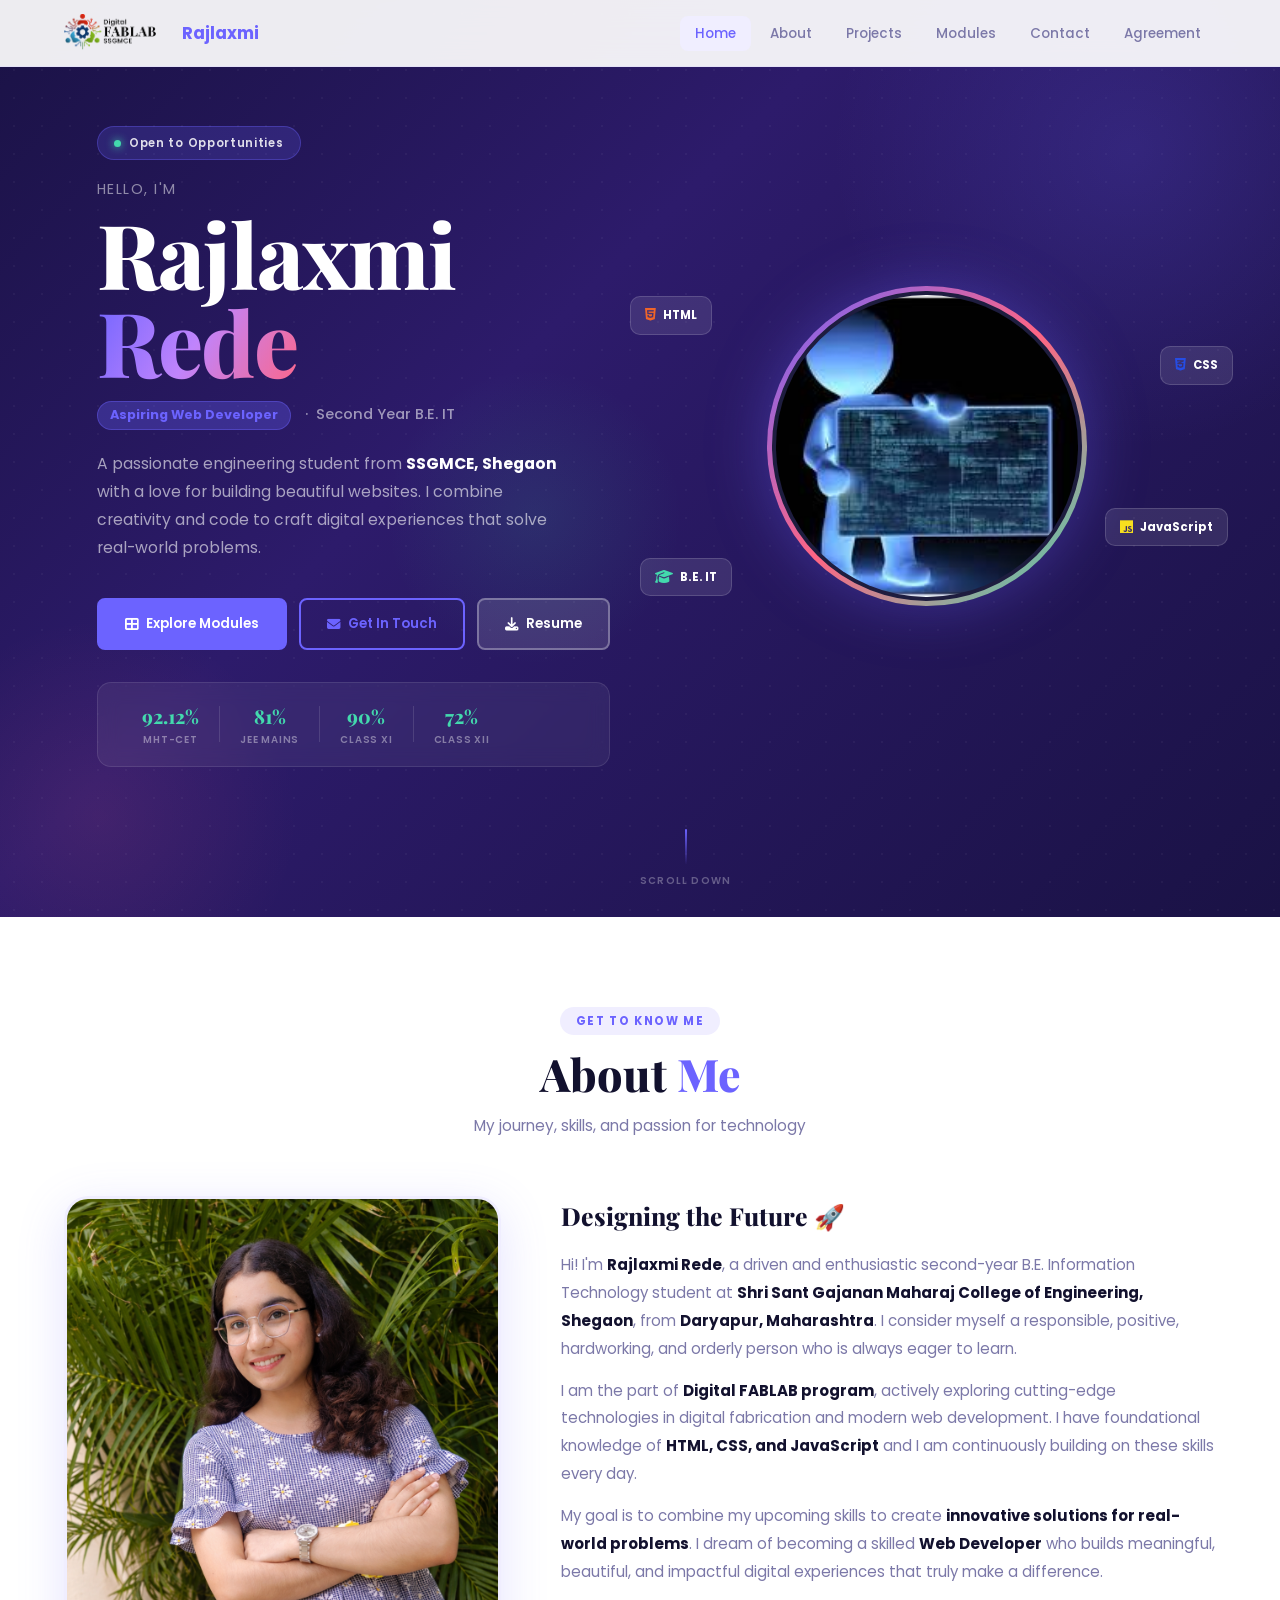
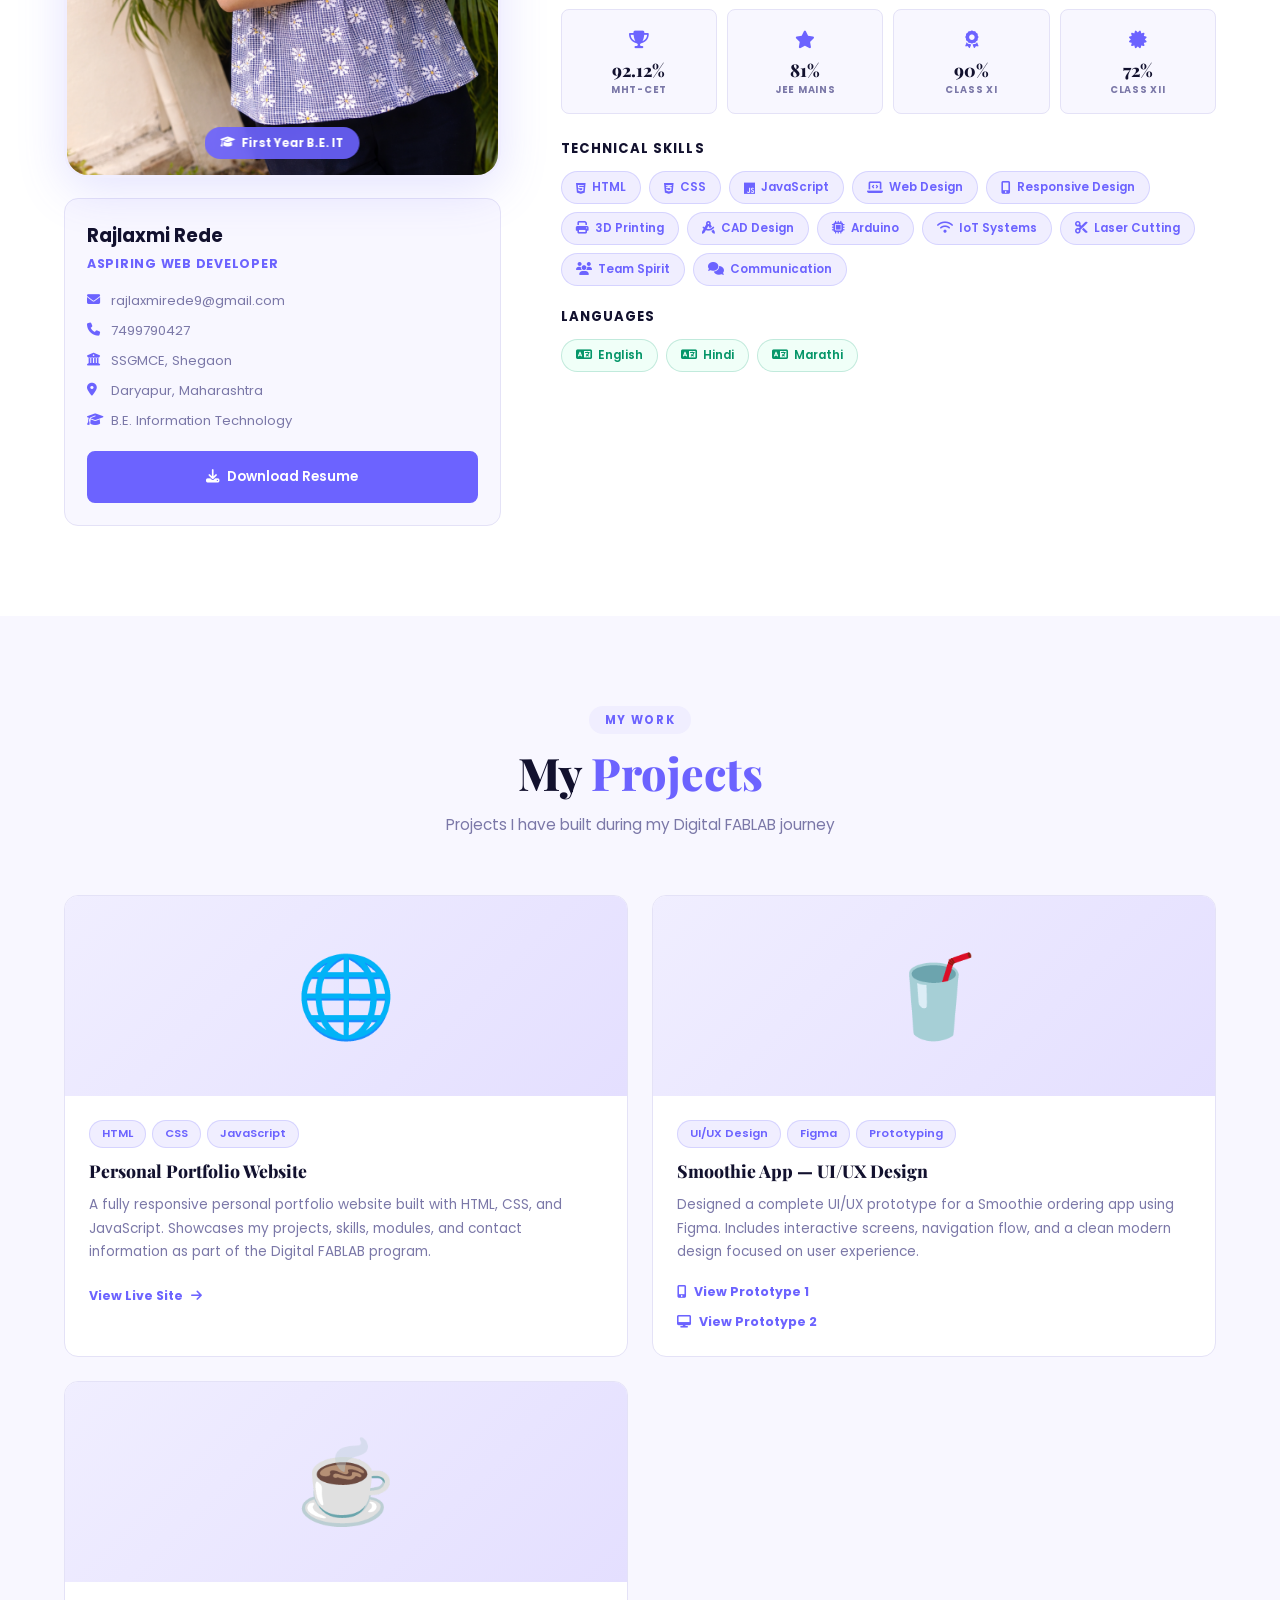
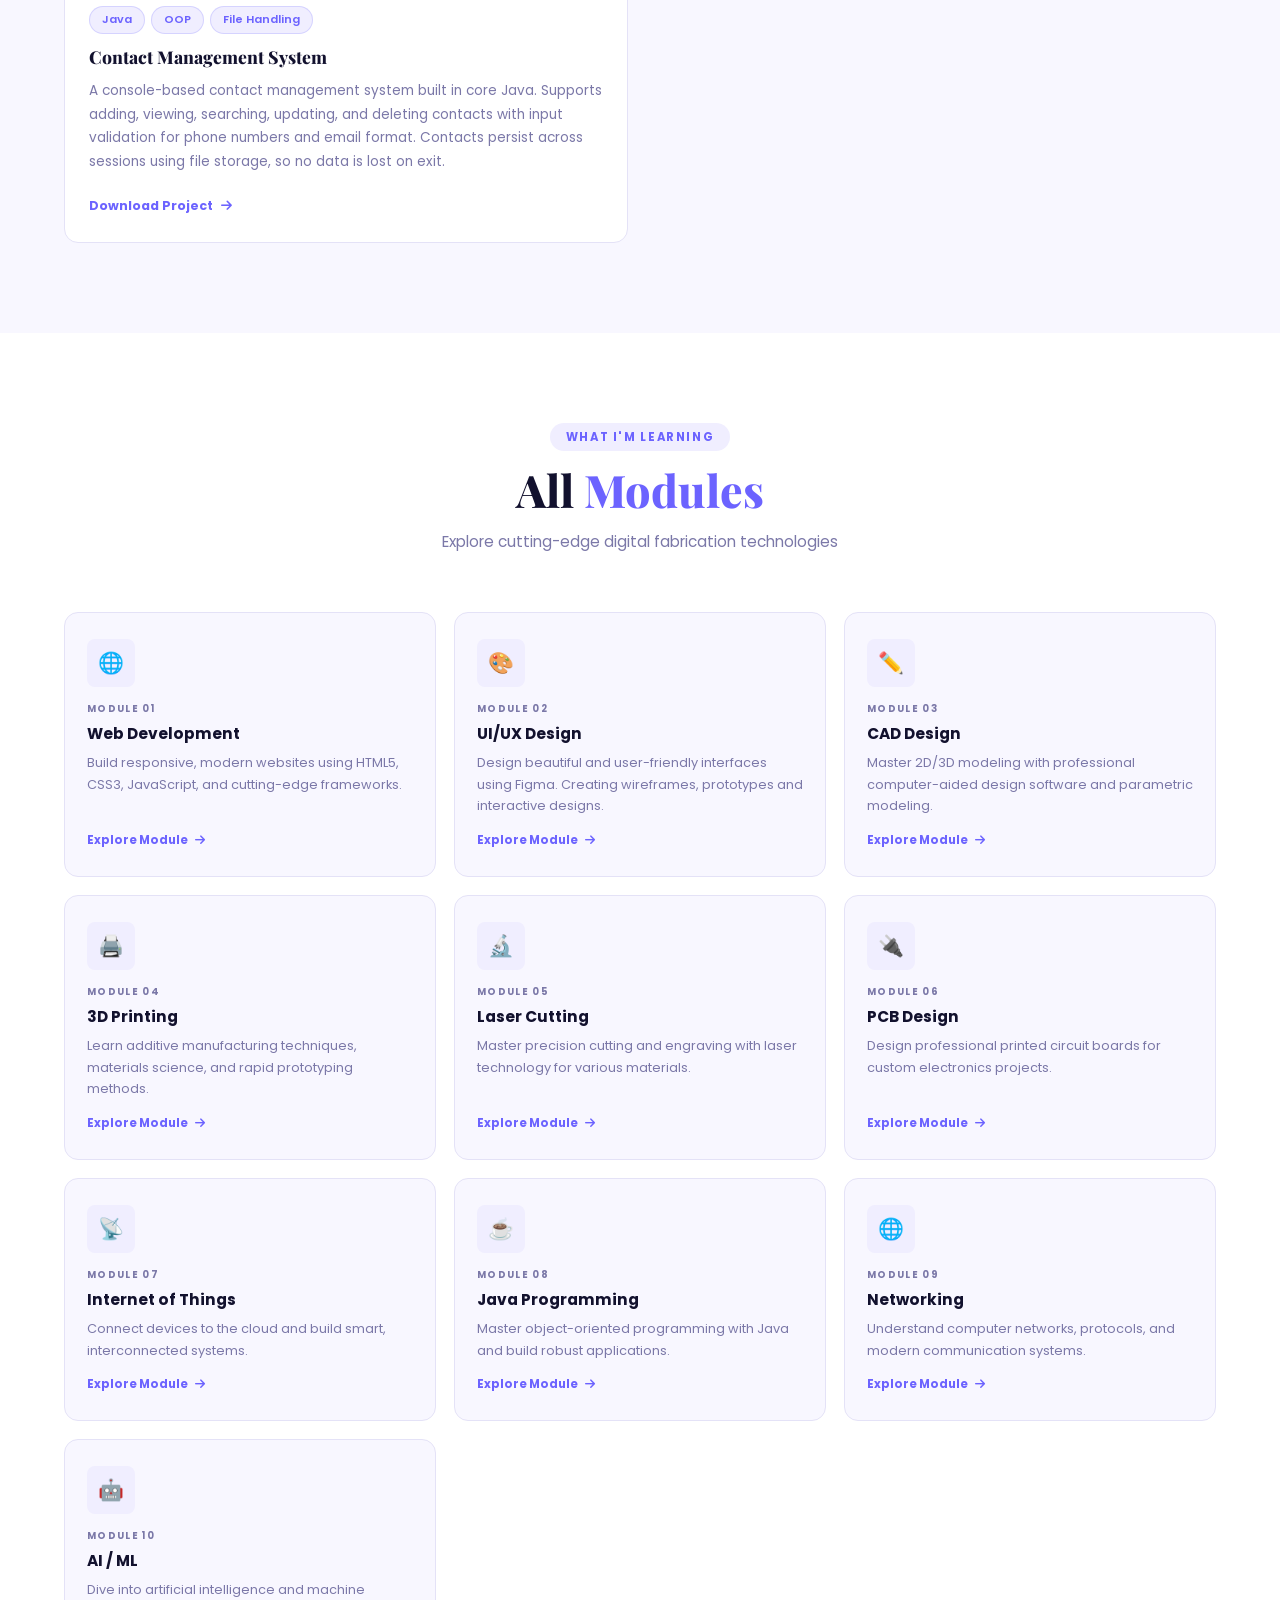
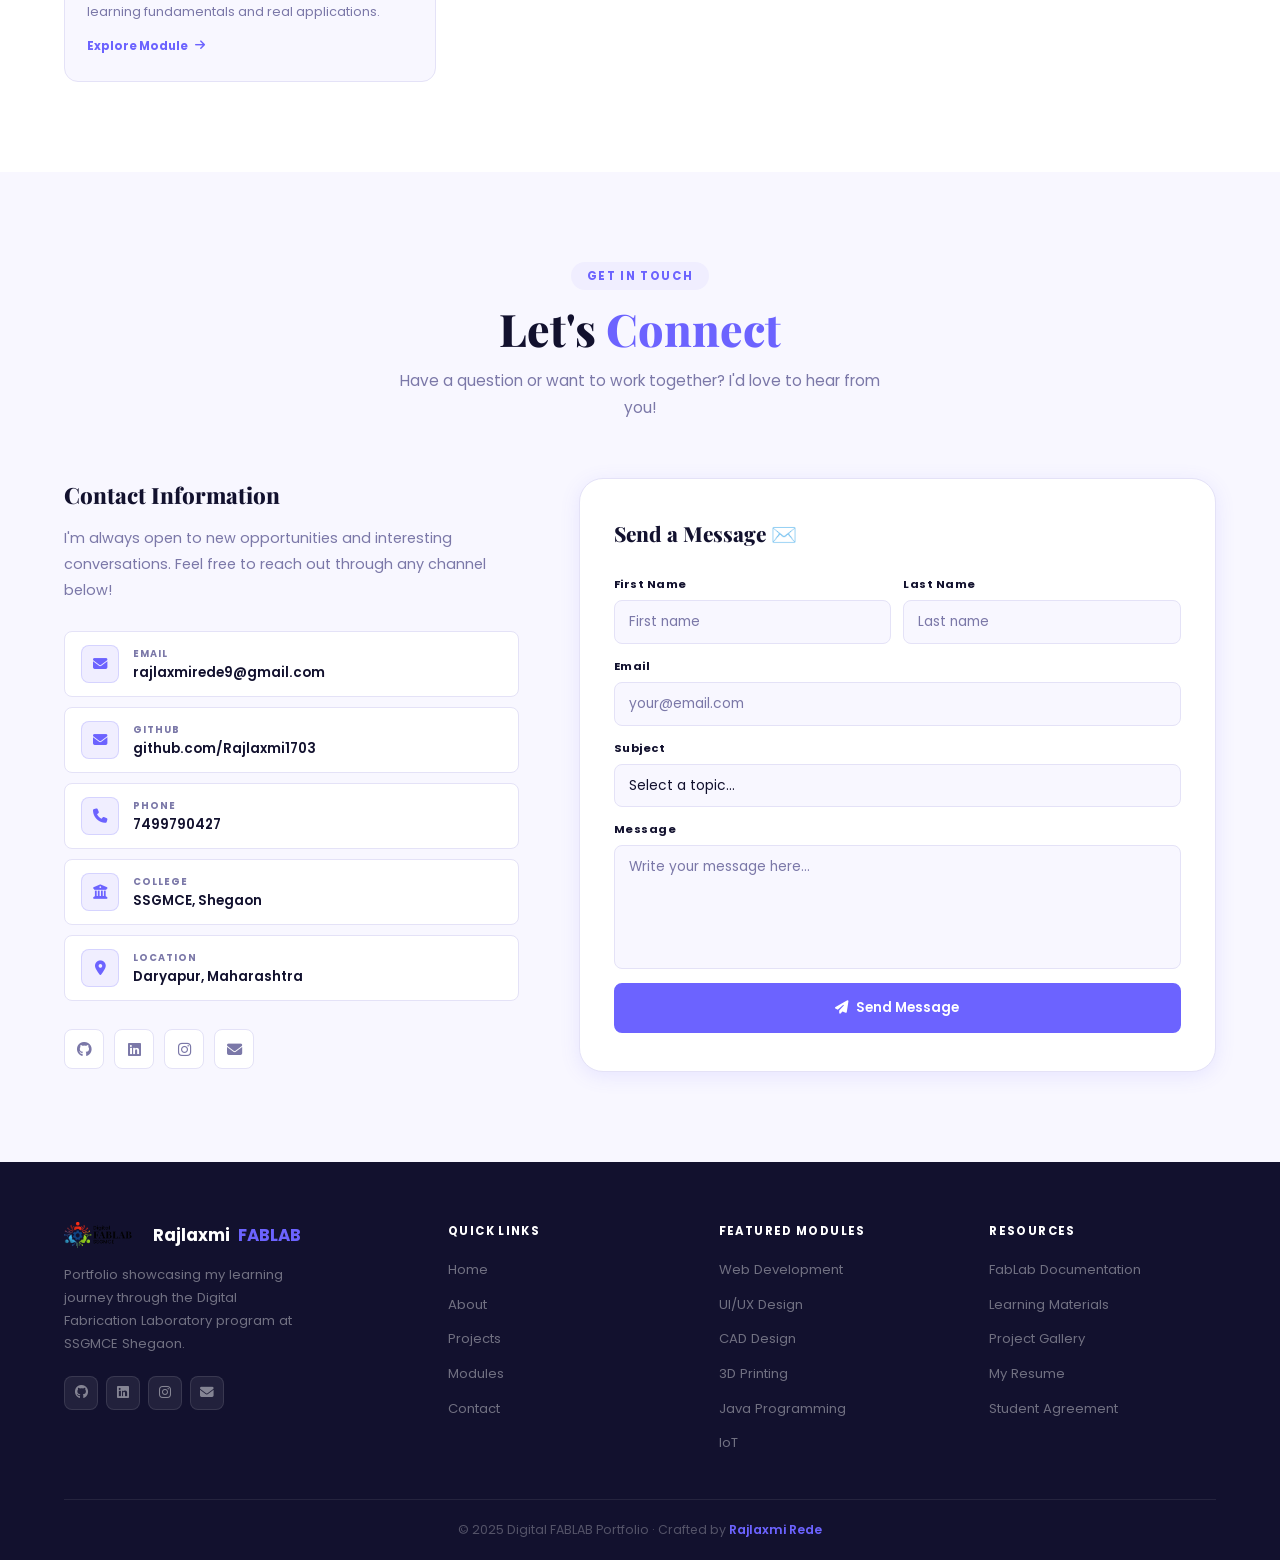
<file: index.html>
<!DOCTYPE html>
<html lang="en">
<head>
  <meta charset="UTF-8"/>
  <meta name="viewport" content="width=device-width, initial-scale=1.0"/>
  <title>Rajlaxmi Rede — Portfolio</title>
  <link rel="stylesheet" href="style.css"/>
  <link rel="stylesheet" href="https://cdnjs.cloudflare.com/ajax/libs/font-awesome/6.5.0/css/all.min.css"/>
</head>
<body>

  <!-- ========== NAVBAR ========== -->
  <nav class="navbar" id="navbar">
    <div class="nav-container">
      <a href="#home" class="nav-logo">
  <img src="./Fablab logo black.png" alt="FabLab Logo" class="logo-img"/>
  Rajlaxmi 
</a>
      <ul class="nav-menu" id="navMenu">
        <li><a href="#home"     class="nav-link">Home</a></li>
        <li><a href="#about"    class="nav-link">About</a></li>
        <li><a href="#projects" class="nav-link">Projects</a></li>
        <li><a href="#modules"  class="nav-link">Modules</a></li>
        <li><a href="#contact"  class="nav-link">Contact</a></li>
        <li><a href="agreement.html" class="nav-link">Agreement</a></li> 
      </ul>
      <button class="hamburger" id="hamburger" aria-label="Toggle menu">
        <span></span><span></span><span></span>
      </button>
    </div>
  </nav>

  <!-- Mobile Drawer -->
  <div class="mob-nav" id="mobNav">
    <a href="#home"     onclick="closeMob()">Home</a>
    <a href="#about"    onclick="closeMob()">About</a>
    <a href="#projects" onclick="closeMob()">Projects</a>
    <a href="#modules"  onclick="closeMob()">Modules</a>
    <a href="#contact"  onclick="closeMob()">Contact</a>
  </div>

  <!-- ========== HERO ========== -->
  <section id="home" class="hero">
    <div class="hero-circles">
      <div class="hc hc1"></div>
      <div class="hc hc2"></div>
      <div class="hc hc3"></div>
    </div>
    <div class="hero-container">
      <div class="hero-text">
        <div class="hero-badge">
          <span class="bdot"></span> Open to Opportunities
        </div>
        <p class="hero-greeting">Hello, I'm</p>
        <h1 class="hero-name">Rajlaxmi<br><span class="name-grad">Rede</span></h1>
        <p class="hero-role">
          <span class="rtag">Aspiring Web Developer</span>
          &nbsp;·&nbsp; Second Year B.E. IT
        </p>
        <p class="hero-desc">
          A passionate engineering student from <strong>SSGMCE, Shegaon</strong> with a
          love for building beautiful websites. I combine creativity and code to craft
          digital experiences that solve real-world problems.
        </p>
        <div class="hero-btns">
          <a href="#modules" class="btn btn-primary">
            <i class="fas fa-th-large"></i> Explore Modules
          </a>
          <a href="#contact" class="btn btn-outline">
            <i class="fas fa-envelope"></i> Get In Touch
          </a>
          <a href="Rajlaxmi_Rede_Resume.docx" class="btn btn-ghost" target="_blank">
            <i class="fas fa-download"></i> Resume
          </a>
        </div>

        <div class="hero-scores">
          <div class="hs">
            <div class="hs-val">92.12%</div>
            <div class="hs-lbl">MHT-CET</div>
          </div>
          <div class="hs-div"></div>
          <div class="hs">
            <div class="hs-val">81%</div>
            <div class="hs-lbl">JEE Mains</div>
          </div>
          <div class="hs-div"></div>
          <div class="hs">
            <div class="hs-val">90%</div>
            <div class="hs-lbl">Class XI</div>
          </div>
          <div class="hs-div"></div>
          <div class="hs">
            <div class="hs-val">72%</div>
            <div class="hs-lbl">Class XII</div>
          </div>
        </div>
      </div>

      <div class="hero-right">
        <div class="photo-ring">
          <div class="photo-wrap">
            <img src="./background3.jpg" alt="Rajlaxmi Rede"/>
          </div>
        </div>
        <div class="fchip fc1"><i class="fab fa-html5"></i> HTML</div>
        <div class="fchip fc2"><i class="fab fa-css3-alt"></i> CSS</div>
        <div class="fchip fc3"><i class="fab fa-js"></i> JavaScript</div>
        <div class="fchip fc4"><i class="fas fa-graduation-cap"></i> B.E. IT</div>
      </div>
    </div>

    <div class="scroll-hint">
      <div class="sh-line"></div>
      <span>Scroll Down</span>
    </div>
  </section>

  <!-- ========== ABOUT ========== -->
  <section id="about" class="about">
    <div class="container">
      <div class="section-header fade-up">
        <p class="section-tag">Get to Know Me</p>
        <h2 class="section-title">About <span class="accent">Me</span></h2>
        <p class="section-desc">My journey, skills, and passion for technology</p>
      </div>

      <div class="about-grid">
        <div class="about-left fade-up">
          <div class="aph-wrap">
            <img src="./profile photo.png" alt="Rajlaxmi Rede"/>
            <div class="aph-badge">
              <i class="fas fa-graduation-cap"></i> First Year B.E. IT
            </div>
          </div>
          <div class="ainfo-card">
            <h3 class="aname">Rajlaxmi Rede</h3>
            <p class="arole">Aspiring Web Developer</p>
            <ul class="adetails">
              <li><i class="fas fa-envelope"></i><span>rajlaxmirede9@gmail.com</span></li>
              <li><i class="fas fa-phone"></i><span>7499790427</span></li>
              <li><i class="fas fa-university"></i><span>SSGMCE, Shegaon</span></li>
              <li><i class="fas fa-map-marker-alt"></i><span>Daryapur, Maharashtra</span></li>
              <li><i class="fas fa-graduation-cap"></i><span>B.E. Information Technology</span></li>
            </ul>
            <a href="Rajlaxmi_Rede_Resume.docx" class="btn btn-primary btn-full" target="_blank">
              <i class="fas fa-download"></i> Download Resume
            </a>
          </div>
        </div>

        <div class="about-right fade-up d1">
          <h3 class="bio-title">Designing the Future 🚀</h3>
          <p class="bio">
            Hi! I'm <strong>Rajlaxmi Rede</strong>, a driven and enthusiastic second-year
            B.E. Information Technology student at <strong>Shri Sant Gajanan Maharaj
            College of Engineering, Shegaon</strong>, from <strong>Daryapur,
            Maharashtra</strong>. I consider myself a responsible, positive, hardworking,
            and orderly person who is always eager to learn.
          </p>
          <p class="bio">
            I am the part of <strong>Digital FABLAB program</strong>, actively
            exploring cutting-edge technologies in digital fabrication and modern web
            development. I have foundational knowledge of <strong>HTML, CSS, and
            JavaScript</strong> and I am continuously building on these skills every day.
          </p>
          <p class="bio">
            My goal is to combine my upcoming skills to create
            <strong>innovative solutions for real-world problems</strong>. I dream of
            becoming a skilled <strong>Web Developer</strong> who builds meaningful,
            beautiful, and impactful digital experiences that truly make a difference.
          </p>

          <div class="edu-row">
            <div class="edu-card">
              <div class="edu-ico"><i class="fas fa-trophy"></i></div>
              <div class="edu-score">92.12%</div>
              <div class="edu-lbl">MHT-CET</div>
            </div>
            <div class="edu-card">
              <div class="edu-ico"><i class="fas fa-star"></i></div>
              <div class="edu-score">81%</div>
              <div class="edu-lbl">JEE Mains</div>
            </div>
            <div class="edu-card">
              <div class="edu-ico"><i class="fas fa-award"></i></div>
              <div class="edu-score">90%</div>
              <div class="edu-lbl">Class XI</div>
            </div>
            <div class="edu-card">
              <div class="edu-ico"><i class="fas fa-certificate"></i></div>
              <div class="edu-score">72%</div>
              <div class="edu-lbl">Class XII</div>
            </div>
          </div>

          <h4 class="sk-title">Technical Skills</h4>
          <div class="sk-wrap">
            <span class="sk"><i class="fab fa-html5"></i> HTML</span>
            <span class="sk"><i class="fab fa-css3-alt"></i> CSS</span>
            <span class="sk"><i class="fab fa-js"></i> JavaScript</span>
            <span class="sk"><i class="fas fa-laptop-code"></i> Web Design</span>
            <span class="sk"><i class="fas fa-mobile-alt"></i> Responsive Design</span>
            <span class="sk"><i class="fas fa-print"></i> 3D Printing</span>
            <span class="sk"><i class="fas fa-drafting-compass"></i> CAD Design</span>
            <span class="sk"><i class="fas fa-microchip"></i> Arduino</span>
            <span class="sk"><i class="fas fa-wifi"></i> IoT Systems</span>
            <span class="sk"><i class="fas fa-cut"></i> Laser Cutting</span>
            <span class="sk"><i class="fas fa-users"></i> Team Spirit</span>
            <span class="sk"><i class="fas fa-comments"></i> Communication</span>
          </div>

          <h4 class="sk-title" style="margin-top:20px;">Languages</h4>
          <div class="sk-wrap">
            <span class="sk lang"><i class="fas fa-language"></i> English</span>
            <span class="sk lang"><i class="fas fa-language"></i> Hindi</span>
            <span class="sk lang"><i class="fas fa-language"></i> Marathi</span>
          </div>
        </div>
      </div>
    </div>
  </section>

  <!-- ========== PROJECTS ========== -->
<section id="projects" class="projects">
  <div class="container">
    <div class="section-header fade-up">
      <p class="section-tag">My Work</p>
      <h2 class="section-title">My <span class="accent">Projects</span></h2>
      <p class="section-desc">Projects I have built during my Digital FABLAB journey</p>
    </div>

    <div class="projects-grid fade-up d1">

      <!-- ── PROJECT 1 ── -->
      <div class="proj-card">
        <div class="proj-img">
          <div class="proj-emoji">🌐</div>
          <div class="proj-overlay">
            <a href="https://rajlaxmi1703.github.io/new-portfolio/"
               target="_blank" class="proj-overlay-btn">
              <i class="fas fa-external-link-alt"></i>
            </a>
          </div>
        </div>
        <div class="proj-body">
          <div class="proj-tags">
            <span>HTML</span>
            <span>CSS</span>
            <span>JavaScript</span>
          </div>
          <h3 class="proj-title">Personal Portfolio Website</h3>
          <p class="proj-desc">
            A fully responsive personal portfolio website built with HTML, CSS,
            and JavaScript. Showcases my projects, skills, modules, and contact
            information as part of the Digital FABLAB program.
          </p>
          <a href="https://rajlaxmi1703.github.io/new-portfolio/"
             target="_blank" class="proj-link">
            View Live Site <i class="fas fa-arrow-right"></i>
          </a>
        </div>
      </div>

      <!-- ── PROJECT 2 ── -->
<div class="proj-card">
  <div class="proj-img">
    <div class="proj-emoji">🥤</div>
    <div class="proj-overlay">
      <a href="https://www.figma.com/proto/hM9DYIUPNpZbMHEtj3HZSu/SMOOTHIE?page-id=0%3A1&node-id=1-2&viewport=-27%2C272%2C0.26&t=ZIul0UamfwOJf7u2-1&scaling=min-zoom&content-scaling=fixed&starting-point-node-id=1%3A2"
         target="_blank" class="proj-overlay-btn">
        <i class="fas fa-external-link-alt"></i>
      </a>
    </div>
  </div>
  <div class="proj-body">
    <div class="proj-tags">
      <span>UI/UX Design</span>
      <span>Figma</span>
      <span>Prototyping</span>
    </div>
    <h3 class="proj-title">Smoothie App — UI/UX Design</h3>
    <p class="proj-desc">
      Designed a complete UI/UX prototype for a Smoothie ordering app using
      Figma. Includes interactive screens, navigation flow, and a clean
      modern design focused on user experience.
    </p>

    <!-- ── TWO LINKS ── -->
    <div class="proj-links">
      <a href="https://www.figma.com/proto/hM9DYIUPNpZbMHEtj3HZSu/SMOOTHIE?page-id=0%3A1&node-id=1-2&viewport=-27%2C272%2C0.26&t=ZIul0UamfwOJf7u2-1&scaling=min-zoom&content-scaling=fixed&starting-point-node-id=1%3A2"
         target="_blank" class="proj-link">
        <i class="fas fa-mobile-alt"></i> View Prototype 1
      </a>
      <a href="https://www.figma.com/proto/R5Jrcd3M5O8kg1SJXBQDNY/Untitled?page-id=3%3A2&node-id=3-122&p=f&viewport=81%2C259%2C0.11&t=gJ6X6lmeKwfV7VP4-1&scaling=contain&content-scaling=fixed&starting-point-node-id=3%3A122"
         target="_blank" class="proj-link">
        <i class="fas fa-desktop"></i> View Prototype 2
      </a>
    </div>

  </div>
</div>
      <!-- ── PROJECT 3 ── -->
      <div class="proj-card">
        <div class="proj-img">
          <div class="proj-emoji">☕</div>
          <div class="proj-overlay">
            <a href="ContactManagementSystem.java"
               target="_blank" class="proj-overlay-btn">
              <i class="fas fa-external-link-alt"></i>
            </a>
          </div>
        </div>
        <div class="proj-body">
          <div class="proj-tags">
            <span>Java</span>
            <span>OOP</span>
            <span>File Handling</span>
          </div>
          <h3 class="proj-title">Contact Management System</h3>
          <p class="proj-desc">
            A console-based contact management system built in core Java.
            Supports adding, viewing, searching, updating, and deleting
            contacts with input validation for phone numbers and email
            format. Contacts persist across sessions using file storage,
            so no data is lost on exit.
          </p>
          <a href="ContactManagementSystem.java"
             download class="proj-link">
            Download Project <i class="fas fa-arrow-right"></i>
          </a>
        </div>
      </div>
    </div>
  </div>
</section>

  <!-- ========== MODULES ========== -->
  <section id="modules" class="modules">
    <div class="container">
      <div class="section-header fade-up">
        <p class="section-tag">What I'm Learning</p>
        <h2 class="section-title">All <span class="accent">Modules</span></h2>
        <p class="section-desc">Explore cutting-edge digital fabrication technologies</p>
      </div>
      <div class="modules-grid" id="modulesGrid"></div>
    </div>
  </section>

  <!-- ========== CONTACT ========== -->
  <section id="contact" class="contact">
    <div class="container">
      <div class="section-header fade-up">
        <p class="section-tag">Get In Touch</p>
        <h2 class="section-title">Let's <span class="accent">Connect</span></h2>
        <p class="section-desc">Have a question or want to work together? I'd love to hear from you!</p>
      </div>
      <div class="contact-grid">
        <div class="contact-left fade-up d1">
          <h3 class="cl-title">Contact Information</h3>
          <p class="cl-desc">
            I'm always open to new opportunities and interesting conversations.
            Feel free to reach out through any channel below!
          </p>
          <div class="ci-list">
            <a href="mailto:rajlaxmirede9@gmail.com" class="ci">
              <div class="ci-ico"><i class="fas fa-envelope"></i></div>
              <div>
                <div class="ci-lbl">Email</div>
                <div class="ci-val">rajlaxmirede9@gmail.com</div>
              </div>
            </a>
            <a href="mailto:https://github.com/Rajlaxmi1703" class="ci">
              <div class="ci-ico"><i class="fas fa-envelope"></i></div>
              <div>
                <div class="ci-lbl">GitHub</div>
                <div class="ci-val">github.com/Rajlaxmi1703</div>
              </div>
            </a>
            <a href="tel:7499790427" class="ci">
              <div class="ci-ico"><i class="fas fa-phone"></i></div>
              <div>
                <div class="ci-lbl">Phone</div>
                <div class="ci-val">7499790427</div>
              </div>
            </a>
            <div class="ci">
              <div class="ci-ico"><i class="fas fa-university"></i></div>
              <div>
                <div class="ci-lbl">College</div>
                <div class="ci-val">SSGMCE, Shegaon</div>
              </div>
            </div>
            <div class="ci">
              <div class="ci-ico"><i class="fas fa-map-marker-alt"></i></div>
              <div>
                <div class="ci-lbl">Location</div>
                <div class="ci-val">Daryapur, Maharashtra</div>
              </div>
            </div>
          </div>
          <div class="soc-row">
            <a href="#" class="soc"><i class="fab fa-github"></i></a>
            <a href="#" class="soc"><i class="fab fa-linkedin"></i></a>
            <a href="#" class="soc"><i class="fab fa-instagram"></i></a>
            <a href="mailto:rajlaxmirede9@gmail.com" class="soc">
              <i class="fas fa-envelope"></i>
            </a>
          </div>
        </div>

        <div class="cform-wrap fade-up d2">
          <h3 class="cform-title">Send a Message ✉️</h3>
          <form id="contactForm" onsubmit="handleSubmit(event)">
            <div class="fg-row">
              <div class="fg">
                <label>First Name</label>
                <input type="text" placeholder="First name" required/>
              </div>
              <div class="fg">
                <label>Last Name</label>
                <input type="text" placeholder="Last name" required/>
              </div>
            </div>
            <div class="fg">
              <label>Email</label>
              <input type="email" placeholder="your@email.com" required/>
            </div>
            <div class="fg">
              <label>Subject</label>
              <select>
                <option value="">Select a topic…</option>
                <option>Project Collaboration</option>
                <option>Module Question</option>
                <option>Internship / Opportunity</option>
                <option>Just Saying Hello</option>
                <option>Other</option>
              </select>
            </div>
            <div class="fg">
              <label>Message</label>
              <textarea rows="5" placeholder="Write your message here..." required></textarea>
            </div>
            <button type="submit" class="btn btn-primary btn-full" id="submitBtn">
              <i class="fas fa-paper-plane"></i> Send Message
            </button>
          </form>
        </div>
      </div>
    </div>
  </section>

  <!-- ========== FOOTER ========== -->
  <footer class="footer">
    <div class="container">
      <div class="footer-grid">
        <div class="footer-brand">
          <a href="#home" class="footer-logo">
  <img src="./Fablab logo black.png" alt="FabLab Logo" class="logo-img-footer"/>
  Rajlaxmi <span>FABLAB</span>
</a>
          <p class="footer-desc">
            Portfolio showcasing my learning journey through the Digital Fabrication
            Laboratory program at SSGMCE Shegaon.
          </p>
          <div class="footer-socials">
            <a href="#"><i class="fab fa-github"></i></a>
            <a href="#"><i class="fab fa-linkedin"></i></a>
            <a href="#"><i class="fab fa-instagram"></i></a>
            <a href="mailto:rajlaxmirede9@gmail.com"><i class="fas fa-envelope"></i></a>
          </div>
        </div>
        <div class="footer-col">
          <h4 class="fc-title">Quick Links</h4>
          <ul class="flinks">
            <li><a href="#home">Home</a></li>
            <li><a href="#about">About</a></li>
            <li><a href="#projects">Projects</a></li>
            <li><a href="#modules">Modules</a></li>
            <li><a href="#contact">Contact</a></li>
          </ul>
        </div>
        <div class="footer-col">
          <h4 class="fc-title">Featured Modules</h4>
          <ul class="flinks">
            <li><a href="web-development.html">Web Development</a></li>
            <li><a href="ui-ux-design.html">UI/UX Design</a></li>
            <li><a href="cad-design.html">CAD Design</a></li>
            <li><a href="3d-printing.html">3D Printing</a></li>
            <li><a href="java-programming.html">Java Programming</a></li>
            <li><a href="iot.html">IoT</a></li>
          </ul>
        </div>
        <div class="footer-col">
          <h4 class="fc-title">Resources</h4>
          <ul class="flinks">
            <li><a href="#">FabLab Documentation</a></li>
            <li><a href="#">Learning Materials</a></li>
            <li><a href="#">Project Gallery</a></li>
            <li><a href="raj_resume.pdf" target="_blank">My Resume</a></li>
             <li><a href="agreement.html">Student Agreement</a></li> 
          </ul>
        </div>
      </div>
      <div class="footer-bottom">
        <p>© 2025 Digital FABLAB Portfolio · Crafted by <span>Rajlaxmi Rede</span></p>
      </div>
    </div>
  </footer>

  <button class="btt" id="backToTop" aria-label="Back to top">
    <i class="fas fa-chevron-up"></i>
  </button>

  <script src="script.js"></script>
</body>
</html>
</file>
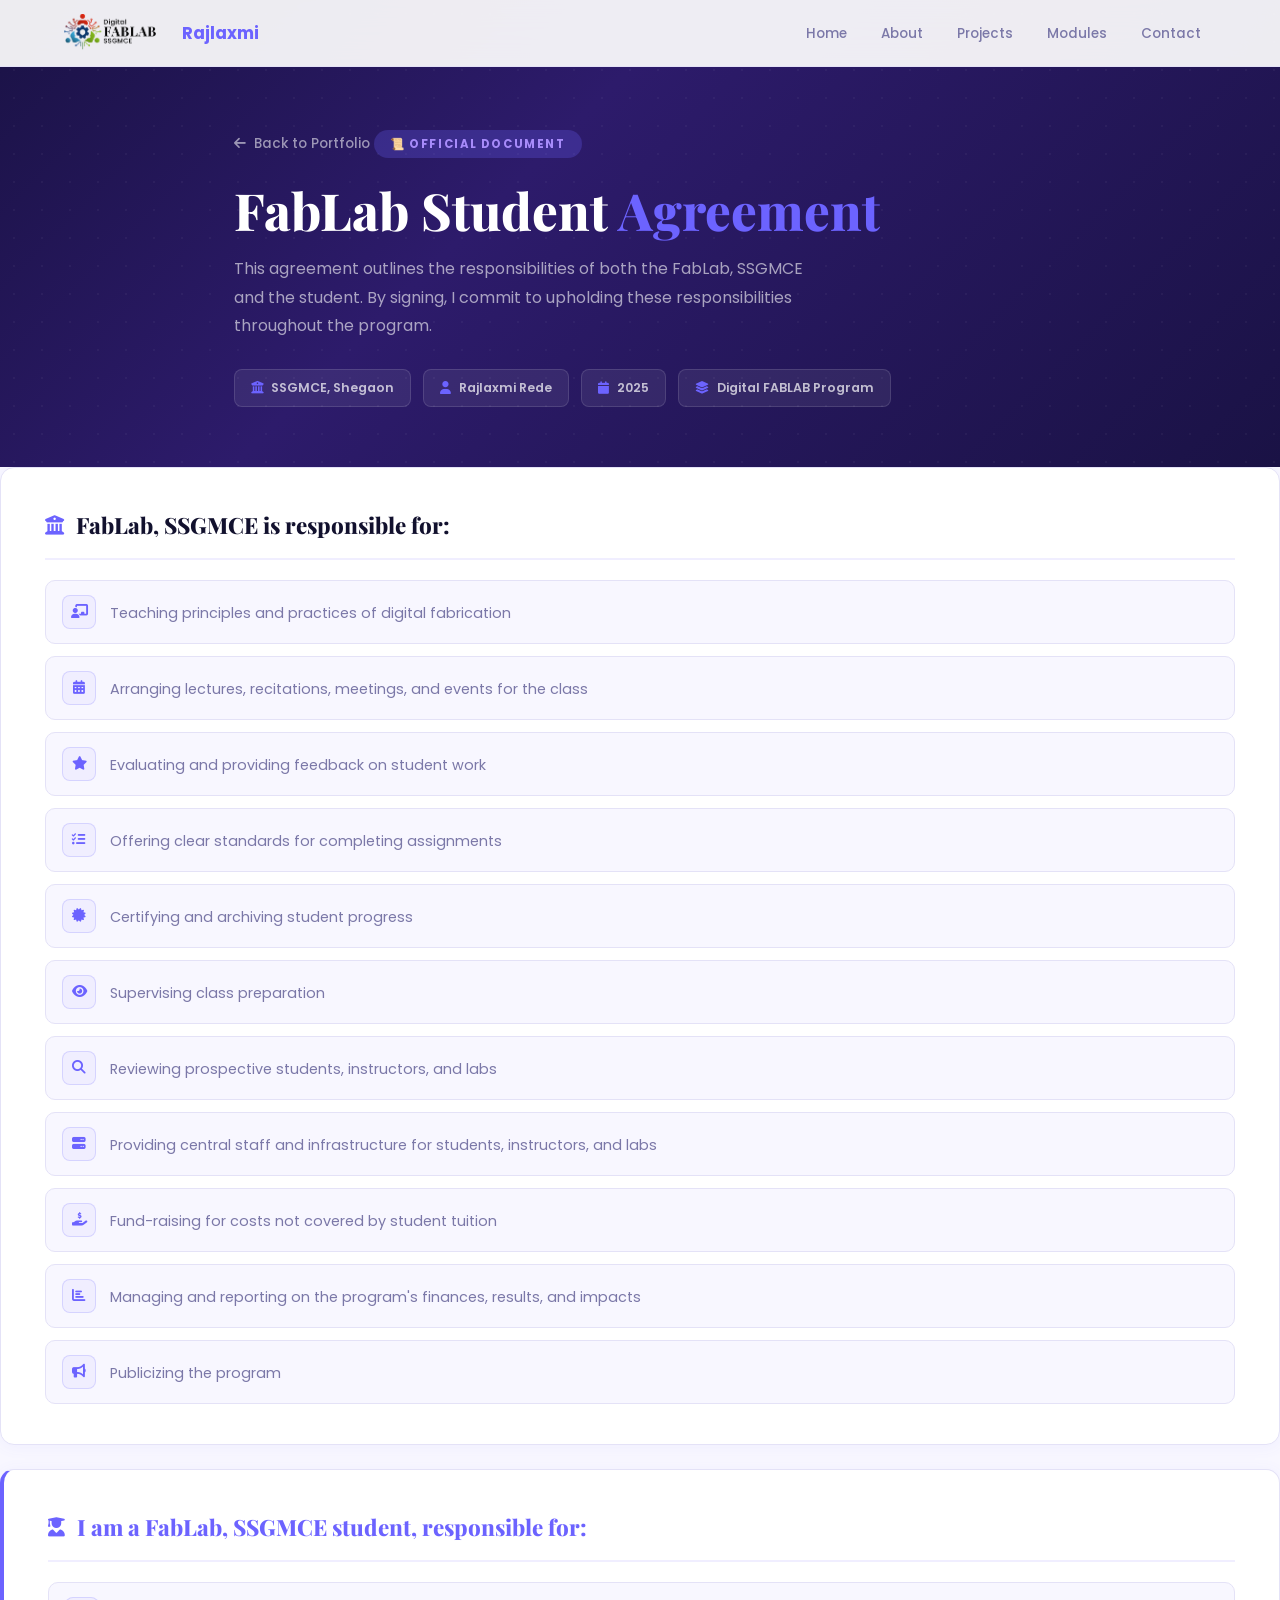
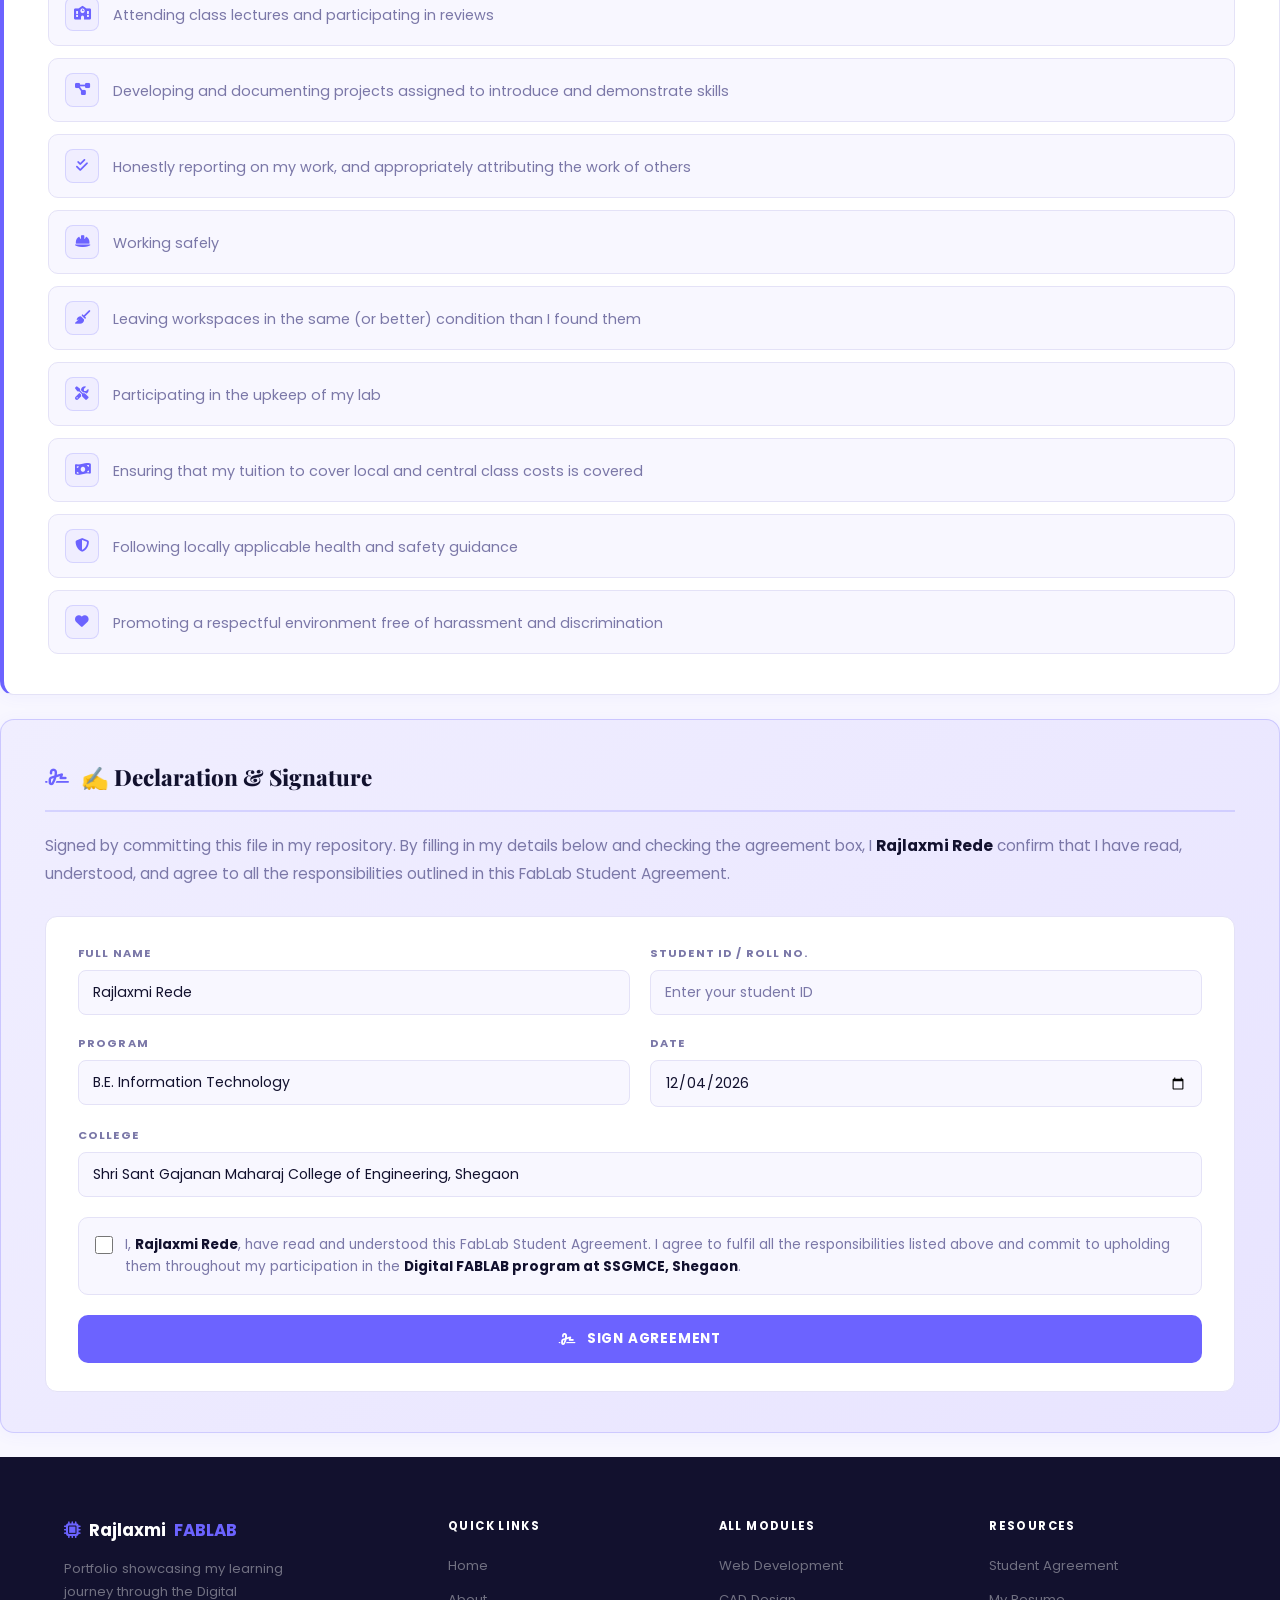
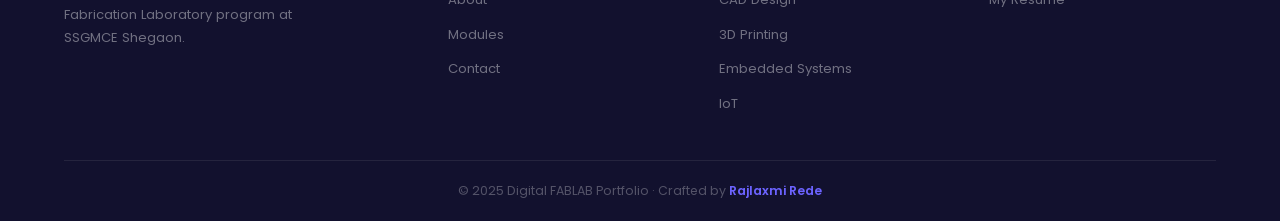
<file: agreement.html>
<!DOCTYPE html>
<html lang="en">
<head>
  <meta charset="UTF-8"/>
  <meta name="viewport" content="width=device-width, initial-scale=1.0"/>
  <title>FabLab Student Agreement — Rajlaxmi Rede</title>
  <link rel="stylesheet" href="style.css"/>
  <link rel="stylesheet" href="https://cdnjs.cloudflare.com/ajax/libs/font-awesome/6.5.0/css/all.min.css"/>
  <style>

    /* ── HERO ── */
    .agr-hero {
      padding: 130px 0 60px;
      background: linear-gradient(135deg,#1a1245 0%,#2d1b6b 40%,#1a1245 100%);
      position: relative; overflow: hidden;
    }
    .agr-hero::before {
      content:''; position:absolute; inset:0;
      background-image: radial-gradient(rgba(255,255,255,0.04) 1px, transparent 1px);
      background-size: 28px 28px;
    }
    .agr-hero .inner {
      position:relative; z-index:1;
      max-width:860px; margin:0 auto; padding:0 24px;
    }
    .back-link {
      display:inline-flex; align-items:center; gap:8px;
      color:rgba(255,255,255,0.55); font-size:0.84rem; font-weight:500;
      margin-bottom:28px; transition:color 0.2s; text-decoration:none;
    }
    .back-link:hover { color:#fff; }
    .agr-tag {
      display:inline-block; padding:5px 16px; border-radius:100px;
      background:rgba(108,99,255,0.25); color:#a78bfa;
      font-size:0.72rem; font-weight:700; letter-spacing:0.14em;
      text-transform:uppercase; margin-bottom:16px;
    }
    .agr-title {
      font-family:'Playfair Display',serif;
      font-size:clamp(2rem,5vw,3.2rem);
      font-weight:800; color:#fff; line-height:1.1; margin-bottom:16px;
    }
    .agr-title span { color:#6c63ff; }
    .agr-desc {
      font-size:1rem; color:rgba(255,255,255,0.6);
      line-height:1.8; max-width:580px; margin-bottom:28px;
    }
    .agr-meta { display:flex; flex-wrap:wrap; gap:12px; }
    .agr-meta-item {
      display:flex; align-items:center; gap:8px;
      background:rgba(255,255,255,0.07);
      border:1px solid rgba(255,255,255,0.12);
      padding:8px 16px; border-radius:8px;
      font-size:0.78rem; font-weight:600;
      color:rgba(255,255,255,0.7);
    }
    .agr-meta-item i { color:#6c63ff; }

    /* ── CONTENT ── */
    .agr-content { padding:60px 0 80px; background:var(--bg); }
    .agr-content .inner {
      max-width:860px; margin:0 auto; padding:0 24px;
    }

    /* ── CARD ── */
    .agr-card {
      background:var(--white);
      border:1px solid var(--border);
      border-radius:var(--r);
      padding:40px 44px;
      margin-bottom:24px;
      box-shadow: 0 2px 16px rgba(108,99,255,0.06);
    }

    .agr-card h2 {
      font-family:'Playfair Display',serif;
      font-size:1.4rem; font-weight:800;
      color:var(--dark); margin-bottom:20px;
      display:flex; align-items:center; gap:12px;
      padding-bottom:14px;
      border-bottom:2px solid var(--primary-l);
    }
    .agr-card h2 i { color:#6c63ff; font-size:1.2rem; }

    /* ── RESPONSIBILITY LIST ── */
    .resp-list {
      display:flex; flex-direction:column; gap:12px;
    }
    .resp-item {
      display:flex; align-items:flex-start; gap:14px;
      padding:14px 16px;
      background:var(--bg);
      border:1px solid var(--border);
      border-radius:10px;
      transition: all 0.2s;
    }
    .resp-item:hover {
      border-color:rgba(108,99,255,0.3);
      background:var(--primary-l);
      transform:translateX(4px);
    }
    .resp-icon {
      width:34px; height:34px; border-radius:8px;
      background:var(--primary-l);
      border:1px solid rgba(108,99,255,0.2);
      display:flex; align-items:center; justify-content:center;
      color:#6c63ff; font-size:0.85rem; flex-shrink:0;
      transition: all 0.2s;
    }
    .resp-item:hover .resp-icon {
      background:#6c63ff; color:#fff; border-color:#6c63ff;
    }
    .resp-text {
      font-size:0.9rem; color:var(--muted);
      line-height:1.7; padding-top:6px;
    }

    /* ── STUDENT SECTION ── */
    .agr-card.student-card {
      border-left:4px solid #6c63ff;
    }
    .agr-card.student-card h2 { color:#6c63ff; }

    /* ── DECLARATION ── */
    .agr-card.declaration-card {
      background:linear-gradient(135deg,#f0eeff,#e8e4ff);
      border-color:rgba(108,99,255,0.25);
    }
    .agr-card.declaration-card h2 {
      border-bottom-color:rgba(108,99,255,0.2);
    }
    .declaration-text {
      font-size:0.96rem; color:var(--muted);
      line-height:1.85; margin-bottom:28px;
    }
    .declaration-text strong { color:var(--dark); }

    /* ── SIGNATURE BOX ── */
    .sig-box {
      background:var(--white);
      border:1px solid var(--border);
      border-radius:12px;
      padding:28px 32px;
    }
    .sig-row {
      display:grid; grid-template-columns:1fr 1fr;
      gap:20px; margin-bottom:20px;
    }
    .sig-field { display:flex; flex-direction:column; gap:7px; }
    .sig-label {
      font-size:0.7rem; font-weight:700;
      letter-spacing:0.1em; text-transform:uppercase;
      color:var(--muted);
    }
    .sig-input {
      padding:11px 14px;
      background:var(--bg);
      border:1.5px solid var(--border);
      border-radius:8px;
      font-family:'Poppins',sans-serif;
      font-size:0.88rem; color:var(--dark);
      outline:none; transition:border-color 0.25s, box-shadow 0.25s;
    }
    .sig-input:focus {
      border-color:#6c63ff;
      box-shadow:0 0 0 3px rgba(108,99,255,0.1);
    }
    .sig-input::placeholder { color:var(--muted); }

    /* Checkbox */
    .agree-check {
      display:flex; align-items:flex-start; gap:12px;
      padding:16px;
      background:var(--bg);
      border:1.5px solid var(--border);
      border-radius:10px;
      margin-bottom:20px;
      cursor:pointer;
      transition: border-color 0.25s;
    }
    .agree-check:hover { border-color:rgba(108,99,255,0.3); }
    .agree-check input[type="checkbox"] {
      width:18px; height:18px;
      margin-top:2px; flex-shrink:0;
      accent-color:#6c63ff; cursor:pointer;
    }
    .agree-check-text {
      font-size:0.86rem; color:var(--muted); line-height:1.6;
    }
    .agree-check-text strong { color:var(--dark); }

    /* Submit button */
    .sig-btn {
      width:100%; padding:14px;
      background:#6c63ff; color:#fff;
      border:none; border-radius:10px;
      font-family:'Poppins',sans-serif;
      font-size:0.84rem; font-weight:700;
      letter-spacing:0.06em; text-transform:uppercase;
      cursor:pointer; transition: all 0.25s;
      display:flex; align-items:center; justify-content:center; gap:10px;
    }
    .sig-btn:hover {
      background:#554fd8;
      transform:translateY(-2px);
      box-shadow:0 8px 24px rgba(108,99,255,0.35);
    }
    .sig-btn:disabled {
      opacity:0.7; cursor:not-allowed; transform:none;
    }

    /* ── SUCCESS MESSAGE ── */
    .success-msg {
      display:none;
      text-align:center;
      padding:32px;
      background:linear-gradient(135deg,#f0fff8,#dcfce7);
      border:1px solid rgba(5,150,105,0.2);
      border-radius:12px;
      margin-top:20px;
    }
    .success-msg.show { display:block; }
    .success-icon { font-size:3rem; margin-bottom:12px; }
    .success-title {
      font-family:'Playfair Display',serif;
      font-size:1.3rem; font-weight:800;
      color:#065f46; margin-bottom:8px;
    }
    .success-text { font-size:0.9rem; color:#059669; line-height:1.7; }

    /* ── PRINT BUTTON ── */
    .print-btn {
      display:inline-flex; align-items:center; gap:8px;
      padding:11px 22px; border-radius:8px;
      background:transparent; color:#6c63ff;
      border:1.5px solid #6c63ff;
      font-family:'Poppins',sans-serif;
      font-size:0.82rem; font-weight:600;
      cursor:pointer; transition: all 0.25s;
      margin-bottom:28px;
    }
    .print-btn:hover {
      background:#6c63ff; color:#fff;
      transform:translateY(-1px);
    }

    /* ── RESPONSIVE ── */
    @media(max-width:700px) {
      .agr-card { padding:28px 22px; }
      .sig-row  { grid-template-columns:1fr; }
    }

    /* ── PRINT STYLES ── */
    @media print {
      .navbar, .agr-hero, .back-link,
      .print-btn, .sig-btn, .btt,
      .footer { display:none !important; }
      .agr-content { padding:20px 0; }
      .agr-card { box-shadow:none; border:1px solid #ccc; }
    }

  </style>
</head>
<body>

  <!-- ── NAVBAR ── -->
  <nav class="navbar" id="navbar">
    <div class="nav-container">
      <a href="index.html" class="nav-logo">
  <img src="./Fablab logo black.png" alt="FabLab Logo" class="logo-img"/>
  Rajlaxmi 
</a>
      <ul class="nav-menu" id="navMenu">
        <li><a href="index.html#home"     class="nav-link">Home</a></li>
        <li><a href="index.html#about"    class="nav-link">About</a></li>
        <li><a href="index.html#projects" class="nav-link">Projects</a></li>
        <li><a href="index.html#modules"  class="nav-link">Modules</a></li>
        <li><a href="index.html#contact"  class="nav-link">Contact</a></li>
      </ul>
      <button class="hamburger" id="hamburger">
        <span></span><span></span><span></span>
      </button>
    </div>
  </nav>

  <!-- ── HERO ── -->
  <div class="agr-hero">
    <div class="inner">
      <a href="index.html" class="back-link">
        <i class="fas fa-arrow-left"></i> Back to Portfolio
      </a>
      <p class="agr-tag">📜 Official Document</p>
      <h1 class="agr-title">FabLab Student <span>Agreement</span></h1>
      <p class="agr-desc">
        This agreement outlines the responsibilities of both the FabLab, SSGMCE
        and the student. By signing, I commit to upholding these responsibilities
        throughout the program.
      </p>
      <div class="agr-meta">
        <div class="agr-meta-item"><i class="fas fa-university"></i> SSGMCE, Shegaon</div>
        <div class="agr-meta-item"><i class="fas fa-user"></i> Rajlaxmi Rede</div>
        <div class="agr-meta-item"><i class="fas fa-calendar"></i> 2025</div>
        <div class="agr-meta-item"><i class="fas fa-layer-group"></i> Digital FABLAB Program</div>
      </div>
    </div>
  </div>

  <!-- ── CONTENT ── */
  <div class="agr-content">
    <div class="inner">

      <button class="print-btn" onclick="window.print()">
        <i class="fas fa-print"></i> Print / Save as PDF
      </button>

      <!-- ── FABLAB RESPONSIBILITIES ── -->
      <div class="agr-card fade-up">
        <h2>
          <i class="fas fa-university"></i>
          FabLab, SSGMCE is responsible for:
        </h2>
        <div class="resp-list">

          <div class="resp-item">
            <div class="resp-icon"><i class="fas fa-chalkboard-teacher"></i></div>
            <div class="resp-text">Teaching principles and practices of digital fabrication</div>
          </div>

          <div class="resp-item">
            <div class="resp-icon"><i class="fas fa-calendar-alt"></i></div>
            <div class="resp-text">Arranging lectures, recitations, meetings, and events for the class</div>
          </div>

          <div class="resp-item">
            <div class="resp-icon"><i class="fas fa-star"></i></div>
            <div class="resp-text">Evaluating and providing feedback on student work</div>
          </div>

          <div class="resp-item">
            <div class="resp-icon"><i class="fas fa-list-check"></i></div>
            <div class="resp-text">Offering clear standards for completing assignments</div>
          </div>

          <div class="resp-item">
            <div class="resp-icon"><i class="fas fa-certificate"></i></div>
            <div class="resp-text">Certifying and archiving student progress</div>
          </div>

          <div class="resp-item">
            <div class="resp-icon"><i class="fas fa-eye"></i></div>
            <div class="resp-text">Supervising class preparation</div>
          </div>

          <div class="resp-item">
            <div class="resp-icon"><i class="fas fa-search"></i></div>
            <div class="resp-text">Reviewing prospective students, instructors, and labs</div>
          </div>

          <div class="resp-item">
            <div class="resp-icon"><i class="fas fa-server"></i></div>
            <div class="resp-text">Providing central staff and infrastructure for students, instructors, and labs</div>
          </div>

          <div class="resp-item">
            <div class="resp-icon"><i class="fas fa-hand-holding-usd"></i></div>
            <div class="resp-text">Fund-raising for costs not covered by student tuition</div>
          </div>

          <div class="resp-item">
            <div class="resp-icon"><i class="fas fa-chart-bar"></i></div>
            <div class="resp-text">Managing and reporting on the program's finances, results, and impacts</div>
          </div>

          <div class="resp-item">
            <div class="resp-icon"><i class="fas fa-bullhorn"></i></div>
            <div class="resp-text">Publicizing the program</div>
          </div>

        </div>
      </div>

      <!-- ── STUDENT RESPONSIBILITIES ── -->
      <div class="agr-card student-card fade-up d1">
        <h2>
          <i class="fas fa-user-graduate"></i>
          I am a FabLab, SSGMCE student, responsible for:
        </h2>
        <div class="resp-list">

          <div class="resp-item">
            <div class="resp-icon"><i class="fas fa-school"></i></div>
            <div class="resp-text">Attending class lectures and participating in reviews</div>
          </div>

          <div class="resp-item">
            <div class="resp-icon"><i class="fas fa-project-diagram"></i></div>
            <div class="resp-text">Developing and documenting projects assigned to introduce and demonstrate skills</div>
          </div>

          <div class="resp-item">
            <div class="resp-icon"><i class="fas fa-check-double"></i></div>
            <div class="resp-text">Honestly reporting on my work, and appropriately attributing the work of others</div>
          </div>

          <div class="resp-item">
            <div class="resp-icon"><i class="fas fa-hard-hat"></i></div>
            <div class="resp-text">Working safely</div>
          </div>

          <div class="resp-item">
            <div class="resp-icon"><i class="fas fa-broom"></i></div>
            <div class="resp-text">Leaving workspaces in the same (or better) condition than I found them</div>
          </div>

          <div class="resp-item">
            <div class="resp-icon"><i class="fas fa-tools"></i></div>
            <div class="resp-text">Participating in the upkeep of my lab</div>
          </div>

          <div class="resp-item">
            <div class="resp-icon"><i class="fas fa-money-bill-wave"></i></div>
            <div class="resp-text">Ensuring that my tuition to cover local and central class costs is covered</div>
          </div>

          <div class="resp-item">
            <div class="resp-icon"><i class="fas fa-shield-alt"></i></div>
            <div class="resp-text">Following locally applicable health and safety guidance</div>
          </div>

          <div class="resp-item">
            <div class="resp-icon"><i class="fas fa-heart"></i></div>
            <div class="resp-text">Promoting a respectful environment free of harassment and discrimination</div>
          </div>

        </div>
      </div>

      <!-- ── DECLARATION & SIGNATURE ── -->
      <div class="agr-card declaration-card fade-up d2">
        <h2>
          <i class="fas fa-signature"></i>
          ✍️ Declaration & Signature
        </h2>

        <p class="declaration-text">
          Signed by committing this file in my repository. By filling in my details
          below and checking the agreement box, I <strong>Rajlaxmi Rede</strong> confirm
          that I have read, understood, and agree to all the responsibilities outlined
          in this FabLab Student Agreement.
        </p>

        <div class="sig-box">
          <form onsubmit="signAgreement(event)">

            <div class="sig-row">
              <div class="sig-field">
                <label class="sig-label">Full Name</label>
                <input
                  type="text"
                  class="sig-input"
                  id="sigName"
                  placeholder="Rajlaxmi Rede"
                  value="Rajlaxmi Rede"
                  required
                />
              </div>
              <div class="sig-field">
                <label class="sig-label">Student ID / Roll No.</label>
                <input
                  type="text"
                  class="sig-input"
                  id="sigId"
                  placeholder="Enter your student ID"
                  required
                />
              </div>
            </div>

            <div class="sig-row">
              <div class="sig-field">
                <label class="sig-label">Program</label>
                <input
                  type="text"
                  class="sig-input"
                  id="sigProgram"
                  value="B.E. Information Technology"
                  required
                />
              </div>
              <div class="sig-field">
                <label class="sig-label">Date</label>
                <input
                  type="date"
                  class="sig-input"
                  id="sigDate"
                  required
                />
              </div>
            </div>

            <div class="sig-row" style="grid-template-columns:1fr;">
              <div class="sig-field">
                <label class="sig-label">College</label>
                <input
                  type="text"
                  class="sig-input"
                  value="Shri Sant Gajanan Maharaj College of Engineering, Shegaon"
                  required
                />
              </div>
            </div>

            <label class="agree-check">
              <input type="checkbox" id="agreeCheck" required/>
              <span class="agree-check-text">
                I, <strong>Rajlaxmi Rede</strong>, have read and understood this
                FabLab Student Agreement. I agree to fulfil all the responsibilities
                listed above and commit to upholding them throughout my participation
                in the <strong>Digital FABLAB program at SSGMCE, Shegaon</strong>.
              </span>
            </label>

            <button type="submit" class="sig-btn" id="sigBtn">
              <i class="fas fa-signature"></i> Sign Agreement
            </button>

          </form>

          <!-- Success message shown after signing -->
          <div class="success-msg" id="successMsg">
            <div class="success-icon">✅</div>
            <div class="success-title">Agreement Signed!</div>
            <p class="success-text">
              Thank you, <strong id="signedName"></strong>!<br>
              You have successfully signed the FabLab Student Agreement on
              <strong id="signedDate"></strong>.<br><br>
              Please save or print this page for your records.
            </p>
            <button class="print-btn" onclick="window.print()" style="margin:16px auto 0;display:inline-flex;">
              <i class="fas fa-print"></i> Print / Save as PDF
            </button>
          </div>
        </div>
      </div>

    </div>
  </div>

  <!-- ── FOOTER ── -->
  <footer class="footer">
    <div class="container">
      <div class="footer-grid">
        <div class="footer-brand">
          <a href="index.html" class="footer-logo">
            <i class="fas fa-microchip"></i> Rajlaxmi <span>FABLAB</span>
          </a>
          <p class="footer-desc">
            Portfolio showcasing my learning journey through the Digital Fabrication
            Laboratory program at SSGMCE Shegaon.
          </p>
        </div>
        <div class="footer-col">
          <h4 class="fc-title">Quick Links</h4>
          <ul class="flinks">
            <li><a href="index.html#home">Home</a></li>
            <li><a href="index.html#about">About</a></li>
            <li><a href="index.html#modules">Modules</a></li>
            <li><a href="index.html#contact">Contact</a></li>
          </ul>
        </div>
        <div class="footer-col">
          <h4 class="fc-title">All Modules</h4>
          <ul class="flinks">
            <li><a href="web-development.html">Web Development</a></li>
            <li><a href="cad-design.html">CAD Design</a></li>
            <li><a href="3d-printing.html">3D Printing</a></li>
            <li><a href="embedded-systems.html">Embedded Systems</a></li>
            <li><a href="iot.html">IoT</a></li>
          </ul>
        </div>
        <div class="footer-col">
          <h4 class="fc-title">Resources</h4>
          <ul class="flinks">
            <li><a href="agreement.html">Student Agreement</a></li>
            <li><a href="raj_resume.pdf" target="_blank">My Resume</a></li>
          </ul>
        </div>
      </div>
      <div class="footer-bottom">
        <p>© 2025 Digital FABLAB Portfolio · Crafted by <span>Rajlaxmi Rede</span></p>
      </div>
    </div>
  </footer>

  <button class="btt" id="backToTop"><i class="fas fa-chevron-up"></i></button>

  <script>
    /* ── Navbar ── */
    const navbar = document.getElementById('navbar');
    window.addEventListener('scroll', () => {
      navbar.classList.toggle('scrolled', window.scrollY > 20);
      document.getElementById('backToTop')
              .classList.toggle('visible', window.scrollY > 400);
    }, { passive: true });
    document.getElementById('backToTop').addEventListener('click', () =>
      window.scrollTo({ top: 0, behavior: 'smooth' })
    );

    /* ── Hamburger ── */
    const ham = document.getElementById('hamburger');
    const mob = document.getElementById('navMenu');
    ham.addEventListener('click', () => {
      ham.classList.toggle('open');
      mob.classList.toggle('open');
    });

    /* ── Scroll Reveal ── */
    const obs = new IntersectionObserver(entries => {
      entries.forEach(e => {
        if (e.isIntersecting) {
          e.target.classList.add('visible');
          obs.unobserve(e.target);
        }
      });
    }, { threshold: 0.07 });
    document.querySelectorAll('.fade-up').forEach(el => obs.observe(el));

    /* ── Set today's date as default ── */
    document.addEventListener('DOMContentLoaded', () => {
      const today = new Date().toISOString().split('T')[0];
      document.getElementById('sigDate').value = today;
    });

    /* ── Sign Agreement ── */
    function signAgreement(e) {
      e.preventDefault();

      const name    = document.getElementById('sigName').value;
      const dateVal = document.getElementById('sigDate').value;
      const btn     = document.getElementById('sigBtn');

      /* Format date nicely */
      const dateObj    = new Date(dateVal);
      const dateString = dateObj.toLocaleDateString('en-IN', {
        day:'numeric', month:'long', year:'numeric'
      });

      /* Show signing animation */
      btn.disabled = true;
      btn.innerHTML = '<i class="fas fa-spinner fa-spin"></i> Signing…';

      setTimeout(() => {
        /* Fill success message */
        document.getElementById('signedName').textContent = name;
        document.getElementById('signedDate').textContent = dateString;

        /* Show success */
        document.getElementById('successMsg').classList.add('show');

        /* Update button */
        btn.innerHTML    = '<i class="fas fa-check"></i> Agreement Signed!';
        btn.style.background = '#059669';
        btn.style.borderColor = '#059669';

        /* Scroll to success message */
        document.getElementById('successMsg').scrollIntoView({
          behavior: 'smooth', block: 'center'
        });
      }, 1000);
    }
  </script>

</body>
</html>
</file>
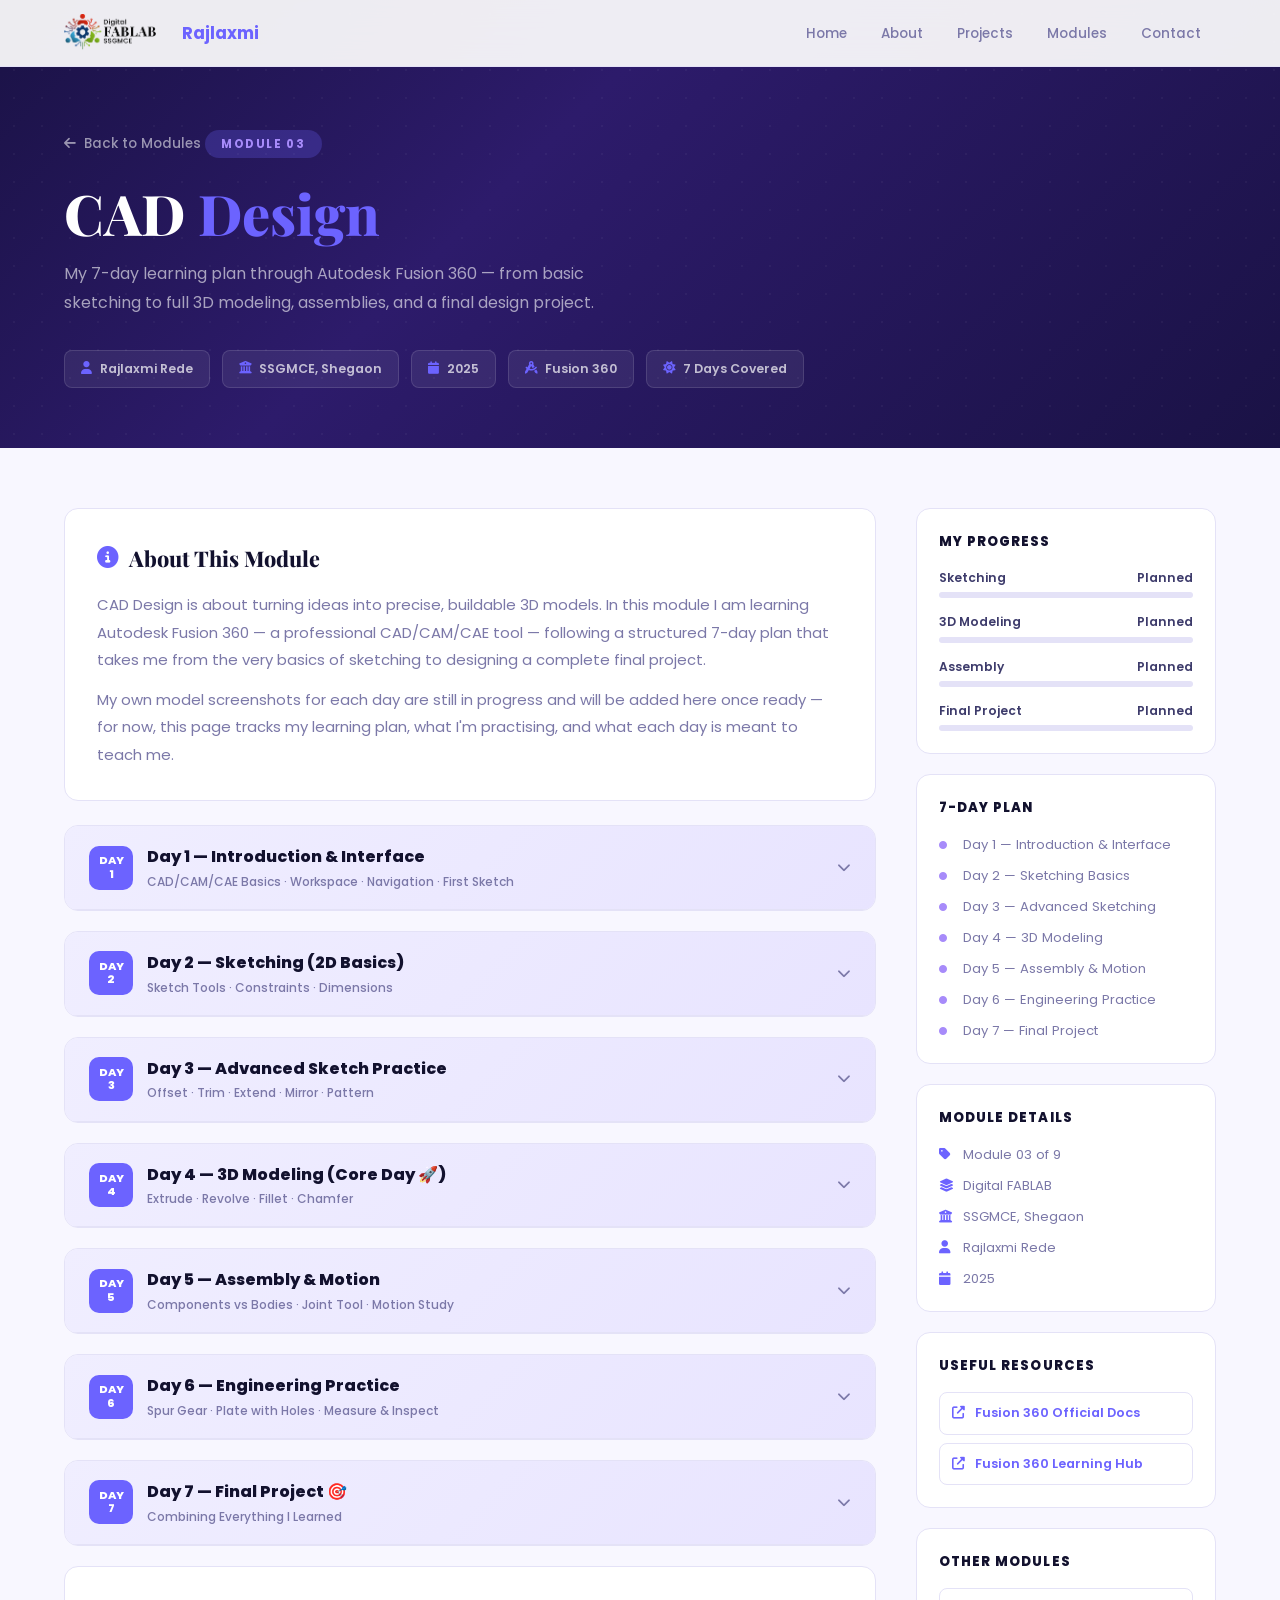
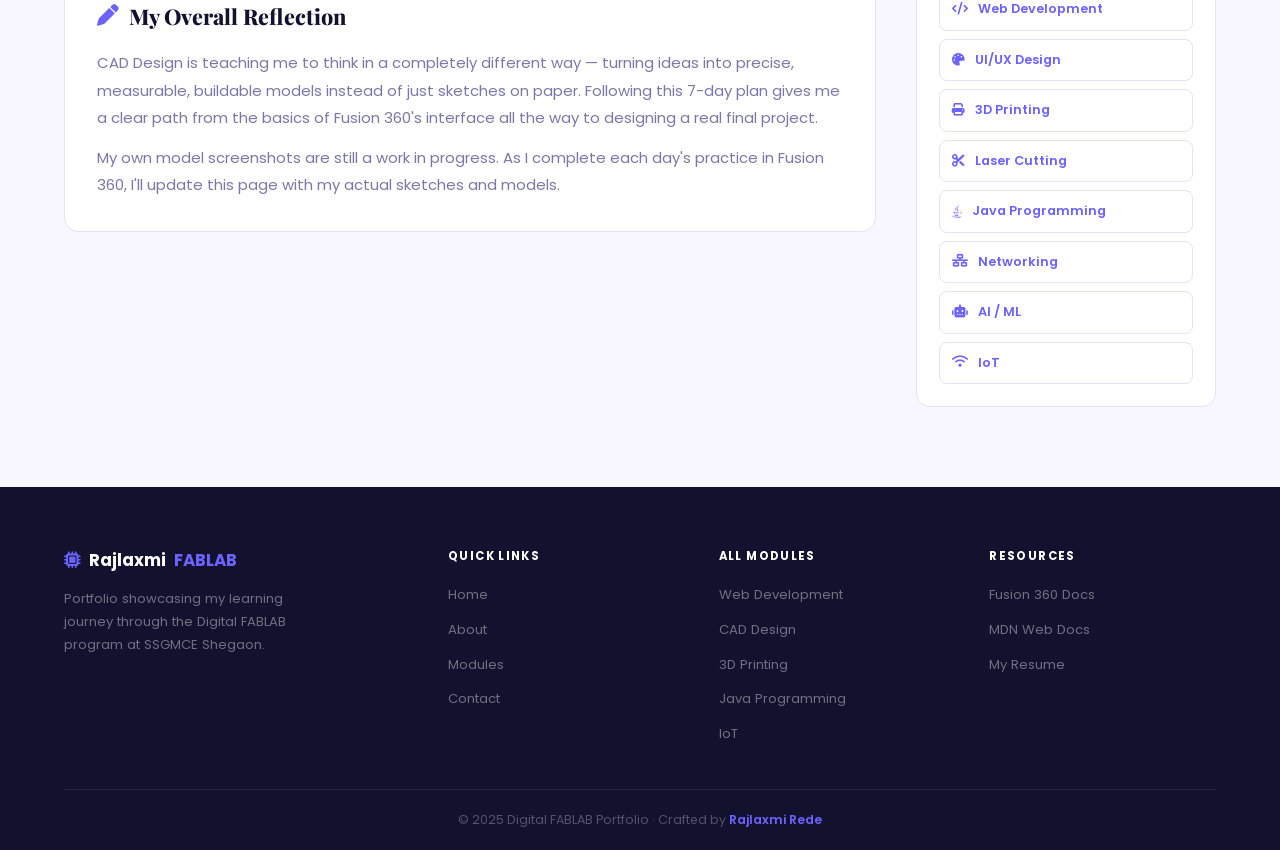
<file: cad-design.html>
<!DOCTYPE html>
<html lang="en">
<head>
  <meta charset="UTF-8"/>
  <meta name="viewport" content="width=device-width, initial-scale=1.0"/>
  <title>CAD Design — Rajlaxmi Rede</title>
  <link rel="stylesheet" href="style.css"/>
  <link rel="stylesheet" href="https://cdnjs.cloudflare.com/ajax/libs/font-awesome/6.5.0/css/all.min.css"/>
  <style>

    /* ── PAGE HERO ── */
    .mod-hero {
      padding: 130px 0 60px;
      background: linear-gradient(135deg,#1a1245 0%,#2d1b6b 40%,#1a1245 100%);
      position: relative; overflow: hidden;
    }
    .mod-hero::before {
      content:''; position:absolute; inset:0;
      background-image: radial-gradient(rgba(255,255,255,0.04) 1px, transparent 1px);
      background-size: 28px 28px;
    }
    .mod-hero .inner {
      position:relative; z-index:1;
      max-width:1200px; margin:0 auto; padding:0 24px;
    }
    .back-link {
      display:inline-flex; align-items:center; gap:8px;
      color:rgba(255,255,255,0.55); font-size:0.84rem; font-weight:500;
      margin-bottom:28px; transition:color 0.2s; text-decoration:none;
    }
    .back-link:hover { color:#fff; }
    .mod-page-tag {
      display:inline-block; padding:5px 16px; border-radius:100px;
      background:rgba(108,99,255,0.25); color:#a78bfa;
      font-size:0.72rem; font-weight:700; letter-spacing:0.14em;
      text-transform:uppercase; margin-bottom:16px;
    }
    .mod-page-title {
      font-family:'Playfair Display',serif;
      font-size:clamp(2rem,5vw,3.5rem);
      font-weight:800; color:#fff; line-height:1.1; margin-bottom:16px;
    }
    .mod-page-title span { color:#6c63ff; }
    .mod-page-desc {
      font-size:1rem; color:rgba(255,255,255,0.6);
      line-height:1.8; max-width:600px; margin-bottom:32px;
    }
    .mod-meta { display:flex; flex-wrap:wrap; gap:12px; }
    .mod-meta-item {
      display:flex; align-items:center; gap:8px;
      background:rgba(255,255,255,0.07); border:1px solid rgba(255,255,255,0.12);
      padding:8px 16px; border-radius:8px;
      font-size:0.78rem; font-weight:600; color:rgba(255,255,255,0.7);
    }
    .mod-meta-item i { color:#6c63ff; }

    /* ── CONTENT LAYOUT ── */
    .mod-content { padding:60px 0; background:var(--bg); }
    .mod-content .inner {
      max-width:1200px; margin:0 auto; padding:0 24px;
      display:grid; grid-template-columns:1fr 300px; gap:40px; align-items:start;
    }

    /* ── CONTENT BLOCKS ── */
    .content-block {
      background:var(--white); border:1px solid var(--border);
      border-radius:var(--r); padding:32px; margin-bottom:24px;
    }
    .content-block h2 {
      font-family:'Playfair Display',serif;
      font-size:1.35rem; font-weight:800; color:var(--dark);
      margin-bottom:16px; display:flex; align-items:center; gap:10px;
    }
    .content-block h2 i { color:#6c63ff; }
    .content-block p {
      font-size:0.93rem; color:var(--muted); line-height:1.85; margin-bottom:12px;
    }
    .content-block p:last-child { margin-bottom:0; }

    /* ── DAY CARDS ── */
    .day-card {
      background:var(--white); border:1px solid var(--border);
      border-radius:var(--r); margin-bottom:20px; overflow:hidden;
    }
    .day-header {
      display:flex; align-items:center; gap:14px;
      padding:18px 24px;
      background:linear-gradient(135deg,#f0eeff,#e8e4ff);
      border-bottom:1px solid var(--border);
      cursor:pointer; transition:background 0.2s;
      user-select:none;
    }
    .day-header:hover { background:linear-gradient(135deg,#e4dfff,#d8d0ff); }
    .day-badge {
      width:44px; height:44px; border-radius:10px;
      background:#6c63ff; color:#fff;
      display:flex; align-items:center; justify-content:center;
      font-size:0.7rem; font-weight:800; flex-shrink:0;
      text-align:center; line-height:1.2;
    }
    .day-title-wrap { flex:1; }
    .day-title { font-size:1rem; font-weight:800; color:var(--dark); margin-bottom:2px; }
    .day-subtitle { font-size:0.75rem; color:var(--muted); font-weight:500; }
    .day-arrow { color:var(--muted); font-size:0.85rem; transition:transform 0.3s; flex-shrink:0; }
    .day-header.open .day-arrow { transform:rotate(180deg); }

    .day-body {
      max-height:0; overflow:hidden;
      transition:max-height 0.45s ease, padding 0.3s;
      padding:0 28px;
    }
    .day-body.open { max-height:6000px; padding:28px; }

    /* ── PRACTICE BOX ── */
    .practice-box {
      background:#f8f7ff; border:2px solid var(--border);
      border-radius:10px; padding:18px; margin:14px 0;
    }
    .practice-label {
      font-size:0.68rem; font-weight:800; letter-spacing:0.1em;
      text-transform:uppercase; color:#6c63ff; margin-bottom:10px;
      display:flex; align-items:center; gap:6px;
    }
    .practice-box ul { padding-left:18px; margin:0; }
    .practice-box li { font-size:0.85rem; color:var(--text); margin-bottom:6px; line-height:1.6; }
    .practice-box li:last-child { margin-bottom:0; }

    /* ── IMAGE PLACEHOLDER ── */
    .img-placeholder {
      background:var(--bg); border:2px dashed var(--border);
      border-radius:10px; padding:36px 20px;
      display:flex; flex-direction:column; align-items:center; justify-content:center;
      gap:8px; margin:14px 0; text-align:center;
    }
    .img-placeholder i { font-size:1.8rem; color:var(--border); }
    .img-placeholder span { font-size:0.78rem; color:var(--muted); font-weight:600; }

    /* topic list */
    .topic-item {
      display:flex; align-items:center; gap:10px;
      font-size:0.87rem; color:var(--muted); margin-bottom:8px;
    }
    .topic-item i { color:#6c63ff; flex-shrink:0; }

    /* ── SIDEBAR ── */
    .sidebar-card {
      background:var(--white); border:1px solid var(--border);
      border-radius:var(--r); padding:22px; margin-bottom:20px;
    }
    .sidebar-card h3 {
      font-size:0.82rem; font-weight:800; color:var(--dark);
      text-transform:uppercase; letter-spacing:0.08em; margin-bottom:16px;
    }
    .progress-item { margin-bottom:14px; }
    .progress-item:last-child { margin-bottom:0; }
    .progress-label {
      display:flex; justify-content:space-between;
      font-size:0.76rem; font-weight:600; color:var(--text); margin-bottom:5px;
    }
    .progress-bar { height:6px; background:var(--border); border-radius:100px; overflow:hidden; }
    .progress-fill {
      height:100%; border-radius:100px;
      background:linear-gradient(90deg,#6c63ff,#a78bfa);
    }
    .res-link {
      display:flex; align-items:center; gap:10px;
      padding:10px 12px; border-radius:var(--r-sm);
      border:1px solid var(--border); font-size:0.8rem; font-weight:600;
      color:#6c63ff; text-decoration:none; transition:var(--tr); margin-bottom:8px;
    }
    .res-link:last-child { margin-bottom:0; }
    .res-link:hover { background:var(--primary-l); border-color:rgba(108,99,255,0.3); }
    .detail-item {
      display:flex; align-items:center; gap:10px;
      font-size:0.82rem; color:var(--muted); margin-bottom:10px;
    }
    .detail-item:last-child { margin-bottom:0; }
    .detail-item i { color:#6c63ff; width:14px; }

    /* ── RESPONSIVE ── */
    @media(max-width:900px) {
      .mod-content .inner { grid-template-columns:1fr; }
      .mod-sidebar { order:-1; }
      .day-body.open { padding:18px; }
    }
  </style>
</head>
<body>

  <!-- ── NAVBAR ── -->
  <nav class="navbar" id="navbar">
    <div class="nav-container">
      <a href="index.html" class="nav-logo">
  <img src="./Fablab logo black.png" alt="FabLab Logo" class="logo-img"/>
  Rajlaxmi 
</a>
      <ul class="nav-menu" id="navMenu">
        <li><a href="index.html#home"     class="nav-link">Home</a></li>
        <li><a href="index.html#about"    class="nav-link">About</a></li>
        <li><a href="index.html#projects" class="nav-link">Projects</a></li>
        <li><a href="index.html#modules"  class="nav-link">Modules</a></li>
        <li><a href="index.html#contact"  class="nav-link">Contact</a></li>
      </ul>
      <button class="hamburger" id="hamburger">
        <span></span><span></span><span></span>
      </button>
    </div>
  </nav>

  <!-- ── HERO ── -->
  <div class="mod-hero">
    <div class="inner">
      <a href="index.html#modules" class="back-link">
        <i class="fas fa-arrow-left"></i> Back to Modules
      </a>
      <p class="mod-page-tag">Module 03</p>
      <h1 class="mod-page-title">CAD <span>Design</span></h1>
      <p class="mod-page-desc">
        My 7-day learning plan through Autodesk Fusion 360 — from basic sketching
        to full 3D modeling, assemblies, and a final design project.
      </p>
      <div class="mod-meta">
        <div class="mod-meta-item"><i class="fas fa-user"></i> Rajlaxmi Rede</div>
        <div class="mod-meta-item"><i class="fas fa-university"></i> SSGMCE, Shegaon</div>
        <div class="mod-meta-item"><i class="fas fa-calendar"></i> 2025</div>
        <div class="mod-meta-item"><i class="fas fa-drafting-compass"></i> Fusion 360</div>
        <div class="mod-meta-item"><i class="fas fa-sun"></i> 7 Days Covered</div>
      </div>
    </div>
  </div>

  <!-- ── CONTENT ── -->
  <div class="mod-content">
    <div class="inner">

      <!-- MAIN -->
      <div class="mod-main">

        <div class="content-block fade-up">
          <h2><i class="fas fa-info-circle"></i> About This Module</h2>
          <p>
            CAD Design is about turning ideas into precise, buildable 3D models.
            In this module I am learning Autodesk Fusion 360 — a professional
            CAD/CAM/CAE tool — following a structured 7-day plan that takes me
            from the very basics of sketching to designing a complete final project.
          </p>
          <p>
            My own model screenshots for each day are still in progress and will
            be added here once ready — for now, this page tracks my learning plan,
            what I'm practising, and what each day is meant to teach me.
          </p>
        </div>

        <!-- DAY 1 -->
        <div class="day-card fade-up d1">
          <div class="day-header" onclick="toggleDay(this)">
            <div class="day-badge">DAY<br>1</div>
            <div class="day-title-wrap">
              <div class="day-title">Day 1 — Introduction & Interface</div>
              <div class="day-subtitle">CAD/CAM/CAE Basics · Workspace · Navigation · First Sketch</div>
            </div>
            <i class="fas fa-chevron-down day-arrow"></i>
          </div>
          <div class="day-body">
            <div style="margin-bottom:16px;">
              <div class="topic-item"><i class="fas fa-check-circle"></i> What is Fusion 360 — CAD, CAM, and CAE basics</div>
              <div class="topic-item"><i class="fas fa-check-circle"></i> Workspace overview — Design, Solid, Surface</div>
              <div class="topic-item"><i class="fas fa-check-circle"></i> Navigation — zoom, pan, orbit</div>
              <div class="topic-item"><i class="fas fa-check-circle"></i> Creating my first sketch</div>
            </div>

            <div class="practice-box">
              <div class="practice-label"><i class="fas fa-pencil-alt"></i> Practice</div>
              <ul>
                <li>Draw basic shapes — rectangle, circle, line</li>
              </ul>
            </div>

            <img src="DAY 1.jpeg" alt="Day 1 practice — basic shapes sketch" style="width:100%; border-radius:10px; margin:14px 0; border:1px solid var(--border);">

            <p style="font-size:0.86rem;color:var(--muted);font-style:italic;margin-top:8px;">
              💡 <b>What I'll learn:</b> How to get comfortable navigating the Fusion 360
              interface and understand the difference between the Design, Solid, and
              Surface workspaces before touching any real modeling.
            </p>
          </div>
        </div>

        <!-- DAY 2 -->
        <div class="day-card fade-up">
          <div class="day-header" onclick="toggleDay(this)">
            <div class="day-badge">DAY<br>2</div>
            <div class="day-title-wrap">
              <div class="day-title">Day 2 — Sketching (2D Basics)</div>
              <div class="day-subtitle">Sketch Tools · Constraints · Dimensions</div>
            </div>
            <i class="fas fa-chevron-down day-arrow"></i>
          </div>
          <div class="day-body">
            <div style="margin-bottom:16px;">
              <div class="topic-item"><i class="fas fa-check-circle"></i> Sketch tools — Line, Circle, Arc, Rectangle</div>
              <div class="topic-item"><i class="fas fa-check-circle"></i> Constraints — Coincident, Parallel, Perpendicular</div>
              <div class="topic-item"><i class="fas fa-check-circle"></i> Dimensions — locking down exact sizes</div>
            </div>

            <div class="practice-box">
              <div class="practice-label"><i class="fas fa-pencil-alt"></i> Practice</div>
              <ul>
                <li>Draw a fully constrained sketch (no blue lines left)</li>
              </ul>
            </div>

            <img src="DAY 2.jpeg" alt="Day 2 — fully constrained sketch" style="width:100%; border-radius:10px; margin:14px 0; border:1px solid var(--border);">

            <p style="font-size:0.86rem;color:var(--muted);font-style:italic;margin-top:8px;">
              💡 <b>What I'll learn:</b> Constraints are what make a sketch reliable —
              a fully constrained sketch (all lines turn black, not blue) means the
              shape won't accidentally change later. This is the foundation for
              accurate 3D models.
            </p>
          </div>
        </div>

        <!-- DAY 3 -->
        <div class="day-card fade-up d1">
          <div class="day-header" onclick="toggleDay(this)">
            <div class="day-badge">DAY<br>3</div>
            <div class="day-title-wrap">
              <div class="day-title">Day 3 — Advanced Sketch Practice</div>
              <div class="day-subtitle">Offset · Trim · Extend · Mirror · Pattern</div>
            </div>
            <i class="fas fa-chevron-down day-arrow"></i>
          </div>
          <div class="day-body">
            <div style="margin-bottom:16px;">
              <div class="topic-item"><i class="fas fa-check-circle"></i> Offset, Trim, and Extend tools</div>
              <div class="topic-item"><i class="fas fa-check-circle"></i> Mirror and Pattern for symmetric/repeated shapes</div>
              <div class="topic-item"><i class="fas fa-check-circle"></i> Building complex sketches from simple ones</div>
            </div>

            <div class="practice-box">
              <div class="practice-label"><i class="fas fa-pencil-alt"></i> Practice</div>
              <ul>
                <li>Draw a simple gear outline</li>
                <li>Draw a bracket shape</li>
              </ul>
            </div>

            <img src="DAY 3.jpeg" alt="Day 3 — gear outline and bracket sketch" style="width:100%; border-radius:10px; margin:14px 0; border:1px solid var(--border);">

            <p style="font-size:0.86rem;color:var(--muted);font-style:italic;margin-top:8px;">
              💡 <b>What I'll learn:</b> How to combine multiple sketch tools together —
              Mirror and Pattern especially save time on symmetric parts like gears,
              instead of drawing every tooth by hand.
            </p>
          </div>
        </div>

        <!-- DAY 4 -->
        <div class="day-card fade-up">
          <div class="day-header" onclick="toggleDay(this)">
            <div class="day-badge">DAY<br>4</div>
            <div class="day-title-wrap">
              <div class="day-title">Day 4 — 3D Modeling (Core Day 🚀)</div>
              <div class="day-subtitle">Extrude · Revolve · Fillet · Chamfer</div>
            </div>
            <i class="fas fa-chevron-down day-arrow"></i>
          </div>
          <div class="day-body">
            <div style="margin-bottom:16px;">
              <div class="topic-item"><i class="fas fa-check-circle"></i> Converting a 2D sketch into a 3D body with Extrude</div>
              <div class="topic-item"><i class="fas fa-check-circle"></i> Revolve — spinning a sketch profile into a solid</div>
              <div class="topic-item"><i class="fas fa-check-circle"></i> Modify tools — Fillet (rounded edges) and Chamfer (beveled edges)</div>
            </div>

            <div class="practice-box">
              <div class="practice-label"><i class="fas fa-pencil-alt"></i> Practice</div>
              <ul>
                <li>Make a cylinder</li>
                <li>Make a bolt-like shape</li>
              </ul>
            </div>

            <img src="DAY 4.jpeg" alt="Day 4 — cylinder and bolt model" style="width:100%; border-radius:10px; margin:14px 0; border:1px solid var(--border);">

            <p style="font-size:0.86rem;color:var(--muted);font-style:italic;margin-top:8px;">
              💡 <b>What I'll learn:</b> This is the core day — going from flat 2D
              sketches to real 3D solids. Extrude pushes a shape into depth, Revolve
              spins it around an axis (perfect for bolts and cylindrical parts), and
              Fillet/Chamfer make edges look manufactured rather than blocky.
            </p>
          </div>
        </div>

        <!-- DAY 5 -->
        <div class="day-card fade-up d1">
          <div class="day-header" onclick="toggleDay(this)">
            <div class="day-badge">DAY<br>5</div>
            <div class="day-title-wrap">
              <div class="day-title">Day 5 — Assembly & Motion</div>
              <div class="day-subtitle">Components vs Bodies · Joint Tool · Motion Study</div>
            </div>
            <i class="fas fa-chevron-down day-arrow"></i>
          </div>
          <div class="day-body">
            <div style="margin-bottom:16px;">
              <div class="topic-item"><i class="fas fa-check-circle"></i> Understanding Components vs Bodies</div>
              <div class="topic-item"><i class="fas fa-check-circle"></i> Joint tool — connecting parts so they move correctly</div>
              <div class="topic-item"><i class="fas fa-check-circle"></i> Motion study — simulating how an assembly moves</div>
            </div>

            <div class="practice-box">
              <div class="practice-label"><i class="fas fa-pencil-alt"></i> Practice</div>
              <ul>
                <li>Create a simple hinge mechanism</li>
              </ul>
            </div>

            <img src="DAY 5.jpeg" alt="Day 5 — hinge mechanism assembly" style="width:100%; border-radius:10px; margin:14px 0; border:1px solid var(--border);">

            <p style="font-size:0.86rem;color:var(--muted);font-style:italic;margin-top:8px;">
              💡 <b>What I'll learn:</b> A Body is a single solid shape, while a
              Component can hold multiple bodies and move independently — this
              distinction matters once parts need to interact, like a hinge that
              actually rotates using a Joint.
            </p>
          </div>
        </div>

        <!-- DAY 6 -->
        <div class="day-card fade-up">
          <div class="day-header" onclick="toggleDay(this)">
            <div class="day-badge">DAY<br>6</div>
            <div class="day-title-wrap">
              <div class="day-title">Day 6 — Engineering Practice</div>
              <div class="day-subtitle">Spur Gear · Plate with Holes · Measure & Inspect</div>
            </div>
            <i class="fas fa-chevron-down day-arrow"></i>
          </div>
          <div class="day-body">
            <div style="margin-bottom:16px;">
              <div class="topic-item"><i class="fas fa-check-circle"></i> Creating real parts — a basic spur gear</div>
              <div class="topic-item"><i class="fas fa-check-circle"></i> Designing a plate with holes</div>
              <div class="topic-item"><i class="fas fa-check-circle"></i> Measure tool — checking exact dimensions</div>
              <div class="topic-item"><i class="fas fa-check-circle"></i> Inspect tool — verifying model accuracy</div>
            </div>

            <div class="practice-box">
              <div class="practice-label"><i class="fas fa-pencil-alt"></i> Practice</div>
              <ul>
                <li>Design a laser-cut plate</li>
              </ul>
            </div>

            <img src="DAY 6.jpeg" alt="Day 6 — laser-cut plate design" style="width:100%; border-radius:10px; margin:14px 0; border:1px solid var(--border);">

            <p style="font-size:0.86rem;color:var(--muted);font-style:italic;margin-top:8px;">
              💡 <b>What I'll learn:</b> Moving from "just modeling" to real engineering
              practice — using Measure and Inspect to verify a design is actually
              accurate enough to manufacture, not just visually correct.
            </p>
          </div>
        </div>

        <!-- DAY 7 -->
        <div class="day-card fade-up d1">
          <div class="day-header" onclick="toggleDay(this)">
            <div class="day-badge">DAY<br>7</div>
            <div class="day-title-wrap">
              <div class="day-title">Day 7 — Final Project 🎯</div>
              <div class="day-subtitle">Combining Everything I Learned</div>
            </div>
            <i class="fas fa-chevron-down day-arrow"></i>
          </div>
          <div class="day-body">
            <div style="margin-bottom:16px;">
              <div class="topic-item"><i class="fas fa-check-circle"></i> Combining sketching, 3D modeling, and assembly skills</div>
              <div class="topic-item"><i class="fas fa-check-circle"></i> Designing a complete, functional object from scratch</div>
            </div>

            <div class="practice-box">
              <div class="practice-label"><i class="fas fa-lightbulb"></i> Project Ideas</div>
              <ul>
                <li>Phone stand</li>
                <li>Power button assembly</li>
                <li>Simple clamp</li>
                <li>Key holder (laser cutting)</li>
              </ul>
            </div>

            <img src="DAY 7.jpeg" alt="Day 7 — final project model" style="width:100%; border-radius:10px; margin:14px 0; border:1px solid var(--border);">

            <p style="font-size:0.86rem;color:var(--muted);font-style:italic;margin-top:8px;">
              💡 <b>What I'll learn:</b> This is where everything comes together —
              picking a real, useful object and designing it end-to-end using every
              skill from the past 6 days.
            </p>
          </div>
        </div>

        <!-- Reflection -->
        <div class="content-block fade-up">
          <h2><i class="fas fa-pen"></i> My Overall Reflection</h2>
          <p>
            CAD Design is teaching me to think in a completely different way — turning
            ideas into precise, measurable, buildable models instead of just sketches
            on paper. Following this 7-day plan gives me a clear path from the basics
            of Fusion 360's interface all the way to designing a real final project.
          </p>
          <p>
            My own model screenshots are still a work in progress. As I complete each
            day's practice in Fusion 360, I'll update this page with my actual sketches
            and models.
          </p>
        </div>

      </div><!-- end mod-main -->

      <!-- SIDEBAR -->
      <div class="mod-sidebar">

        <div class="sidebar-card fade-up d2">
          <h3>My Progress</h3>
          <div class="progress-item">
            <div class="progress-label"><span>Sketching</span><span>Planned</span></div>
            <div class="progress-bar"><div class="progress-fill" style="width:0%"></div></div>
          </div>
          <div class="progress-item">
            <div class="progress-label"><span>3D Modeling</span><span>Planned</span></div>
            <div class="progress-bar"><div class="progress-fill" style="width:0%"></div></div>
          </div>
          <div class="progress-item">
            <div class="progress-label"><span>Assembly</span><span>Planned</span></div>
            <div class="progress-bar"><div class="progress-fill" style="width:0%"></div></div>
          </div>
          <div class="progress-item">
            <div class="progress-label"><span>Final Project</span><span>Planned</span></div>
            <div class="progress-bar"><div class="progress-fill" style="width:0%"></div></div>
          </div>
        </div>

        <div class="sidebar-card fade-up d2">
          <h3>7-Day Plan</h3>
          <div class="detail-item"><i class="fas fa-circle" style="color:#a78bfa;font-size:8px;"></i> Day 1 — Introduction & Interface</div>
          <div class="detail-item"><i class="fas fa-circle" style="color:#a78bfa;font-size:8px;"></i> Day 2 — Sketching Basics</div>
          <div class="detail-item"><i class="fas fa-circle" style="color:#a78bfa;font-size:8px;"></i> Day 3 — Advanced Sketching</div>
          <div class="detail-item"><i class="fas fa-circle" style="color:#a78bfa;font-size:8px;"></i> Day 4 — 3D Modeling</div>
          <div class="detail-item"><i class="fas fa-circle" style="color:#a78bfa;font-size:8px;"></i> Day 5 — Assembly & Motion</div>
          <div class="detail-item"><i class="fas fa-circle" style="color:#a78bfa;font-size:8px;"></i> Day 6 — Engineering Practice</div>
          <div class="detail-item"><i class="fas fa-circle" style="color:#a78bfa;font-size:8px;"></i> Day 7 — Final Project</div>
        </div>

        <div class="sidebar-card fade-up d3">
          <h3>Module Details</h3>
          <div class="detail-item"><i class="fas fa-tag"></i> Module 03 of 9</div>
          <div class="detail-item"><i class="fas fa-layer-group"></i> Digital FABLAB</div>
          <div class="detail-item"><i class="fas fa-university"></i> SSGMCE, Shegaon</div>
          <div class="detail-item"><i class="fas fa-user"></i> Rajlaxmi Rede</div>
          <div class="detail-item"><i class="fas fa-calendar"></i> 2025</div>
        </div>

        <div class="sidebar-card fade-up">
          <h3>Useful Resources</h3>
          <a href="https://help.autodesk.com/view/fusion360/ENU/" target="_blank" class="res-link"><i class="fas fa-external-link-alt"></i> Fusion 360 Official Docs</a>
          <a href="https://www.autodesk.com/products/fusion-360/learn" target="_blank" class="res-link"><i class="fas fa-external-link-alt"></i> Fusion 360 Learning Hub</a>
        </div>

        <div class="sidebar-card fade-up">
          <h3>Other Modules</h3>
          <a href="web-development.html"   class="res-link"><i class="fas fa-code"></i> Web Development</a>
          <a href="ui-ux-design.html"      class="res-link"><i class="fas fa-palette"></i> UI/UX Design</a>
          <a href="3d-printing.html"       class="res-link"><i class="fas fa-print"></i> 3D Printing</a>
          <a href="lasercutting.html"      class="res-link"><i class="fas fa-cut"></i> Laser Cutting</a>
          <a href="java-programming.html"  class="res-link"><i class="fab fa-java"></i> Java Programming</a>
          <a href="networking.html"        class="res-link"><i class="fas fa-network-wired"></i> Networking</a>
          <a href="ai-ml.html"             class="res-link"><i class="fas fa-robot"></i> AI / ML</a>
          <a href="iot.html"               class="res-link"><i class="fas fa-wifi"></i> IoT</a>
        </div>

      </div>
    </div>
  </div>

  <!-- FOOTER -->
  <footer class="footer">
    <div class="container">
      <div class="footer-grid">
        <div class="footer-brand">
          <a href="index.html" class="footer-logo">
            <i class="fas fa-microchip"></i> Rajlaxmi <span>FABLAB</span>
          </a>
          <p class="footer-desc">Portfolio showcasing my learning journey through the Digital FABLAB program at SSGMCE Shegaon.</p>
        </div>
        <div class="footer-col">
          <h4 class="fc-title">Quick Links</h4>
          <ul class="flinks">
            <li><a href="index.html#home">Home</a></li>
            <li><a href="index.html#about">About</a></li>
            <li><a href="index.html#modules">Modules</a></li>
            <li><a href="index.html#contact">Contact</a></li>
          </ul>
        </div>
        <div class="footer-col">
          <h4 class="fc-title">All Modules</h4>
          <ul class="flinks">
            <li><a href="web-development.html">Web Development</a></li>
            <li><a href="cad-design.html">CAD Design</a></li>
            <li><a href="3d-printing.html">3D Printing</a></li>
            <li><a href="java-programming.html">Java Programming</a></li>
            <li><a href="iot.html">IoT</a></li>
          </ul>
        </div>
        <div class="footer-col">
          <h4 class="fc-title">Resources</h4>
          <ul class="flinks">
            <li><a href="https://help.autodesk.com/view/fusion360/ENU/" target="_blank">Fusion 360 Docs</a></li>
            <li><a href="https://developer.mozilla.org" target="_blank">MDN Web Docs</a></li>
            <li><a href="raj_resume.pdf" target="_blank">My Resume</a></li>
          </ul>
        </div>
      </div>
      <div class="footer-bottom">
        <p>© 2025 Digital FABLAB Portfolio · Crafted by <span>Rajlaxmi Rede</span></p>
      </div>
    </div>
  </footer>

  <button class="btt" id="backToTop"><i class="fas fa-chevron-up"></i></button>

  <script>
    /* Navbar */
    const navbar = document.getElementById('navbar');
    window.addEventListener('scroll', () => {
      navbar.classList.toggle('scrolled', window.scrollY > 20);
      document.getElementById('backToTop').classList.toggle('visible', window.scrollY > 400);
    }, { passive:true });
    document.getElementById('backToTop').addEventListener('click', () =>
      window.scrollTo({ top:0, behavior:'smooth' })
    );

    /* Hamburger */
    const ham = document.getElementById('hamburger');
    const mob = document.getElementById('navMenu');
    ham.addEventListener('click', () => {
      ham.classList.toggle('open');
      mob.classList.toggle('open');
    });

    /* Scroll Reveal */
    const obs = new IntersectionObserver(entries => {
      entries.forEach(e => {
        if (e.isIntersecting) { e.target.classList.add('visible'); obs.unobserve(e.target); }
      });
    }, { threshold: 0.06 });
    document.querySelectorAll('.fade-up').forEach(el => obs.observe(el));

    /* Day Accordion */
    function toggleDay(header) {
      const body   = header.nextElementSibling;
      const isOpen = body.classList.contains('open');
      document.querySelectorAll('.day-body').forEach(b => b.classList.remove('open'));
      document.querySelectorAll('.day-header').forEach(h => h.classList.remove('open'));
      if (!isOpen) {
        body.classList.add('open');
        header.classList.add('open');
      }
    }
  </script>
</body>
</html>
</file>
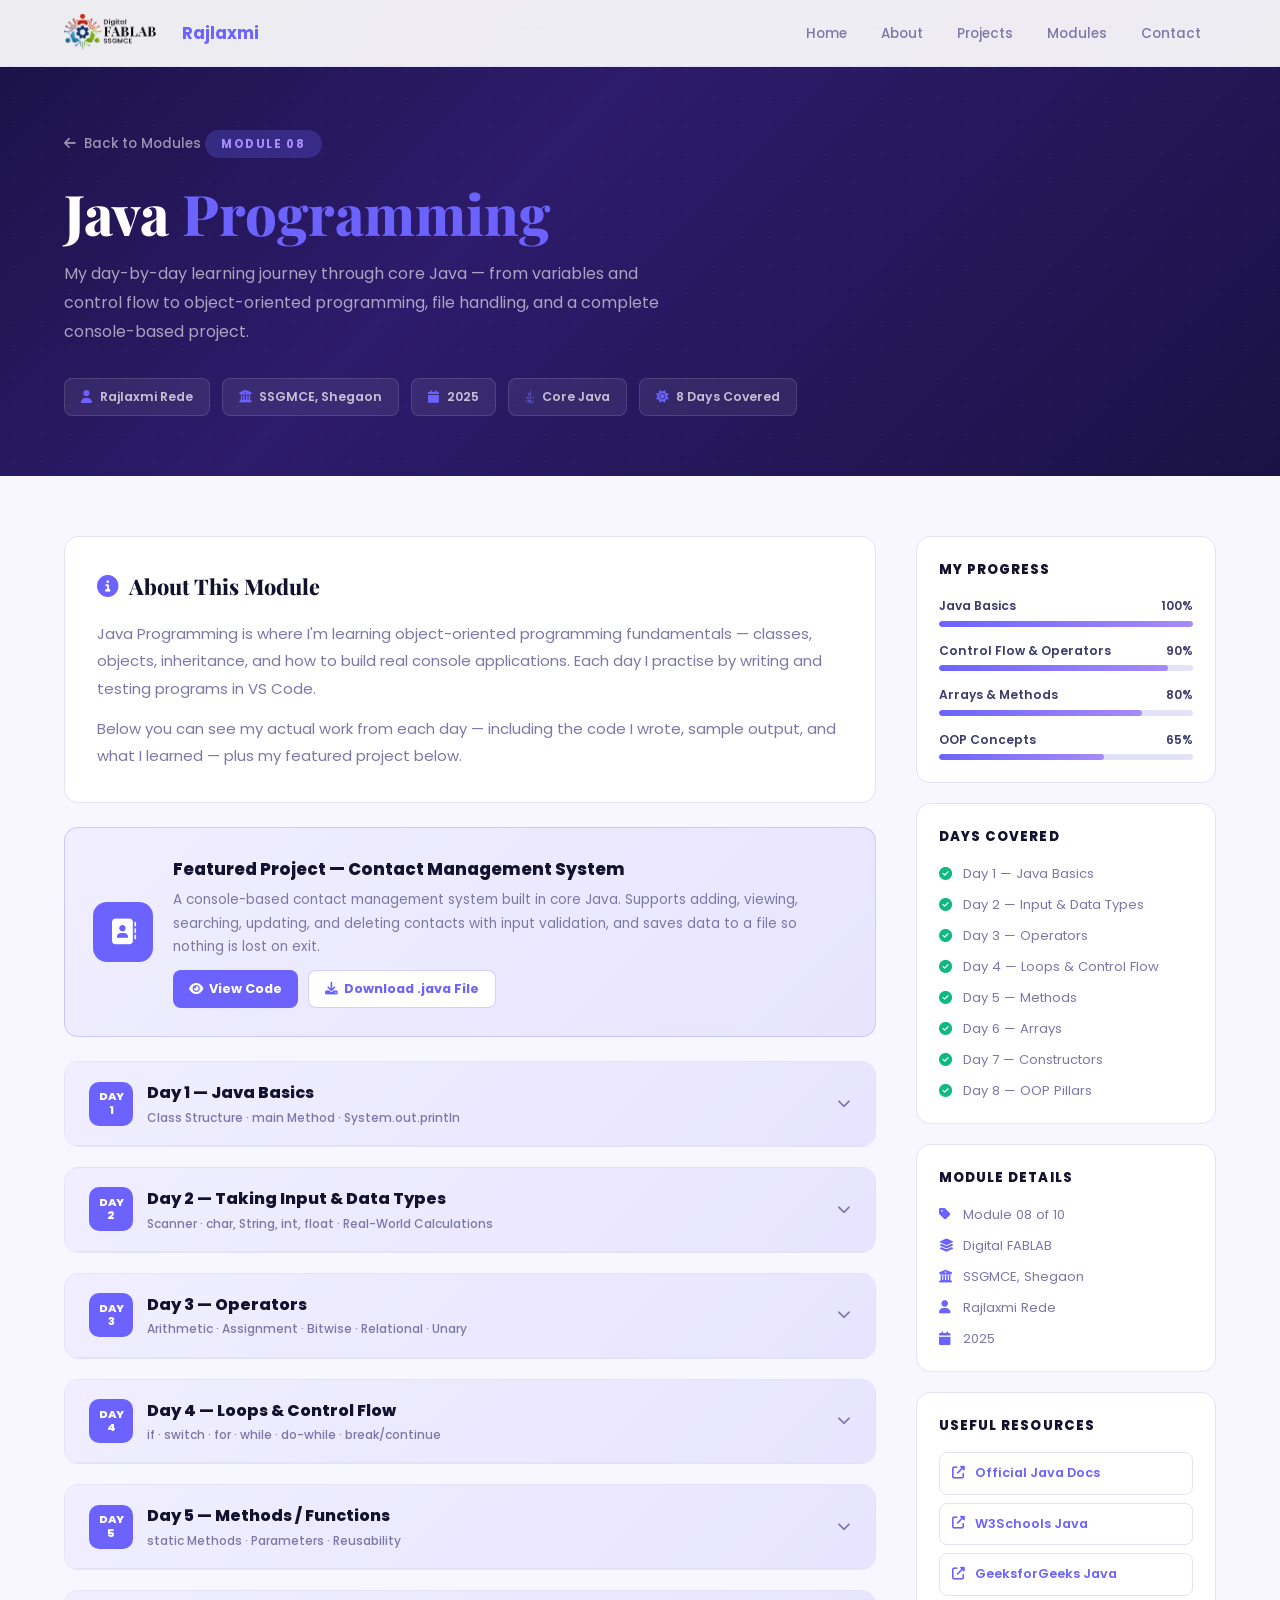
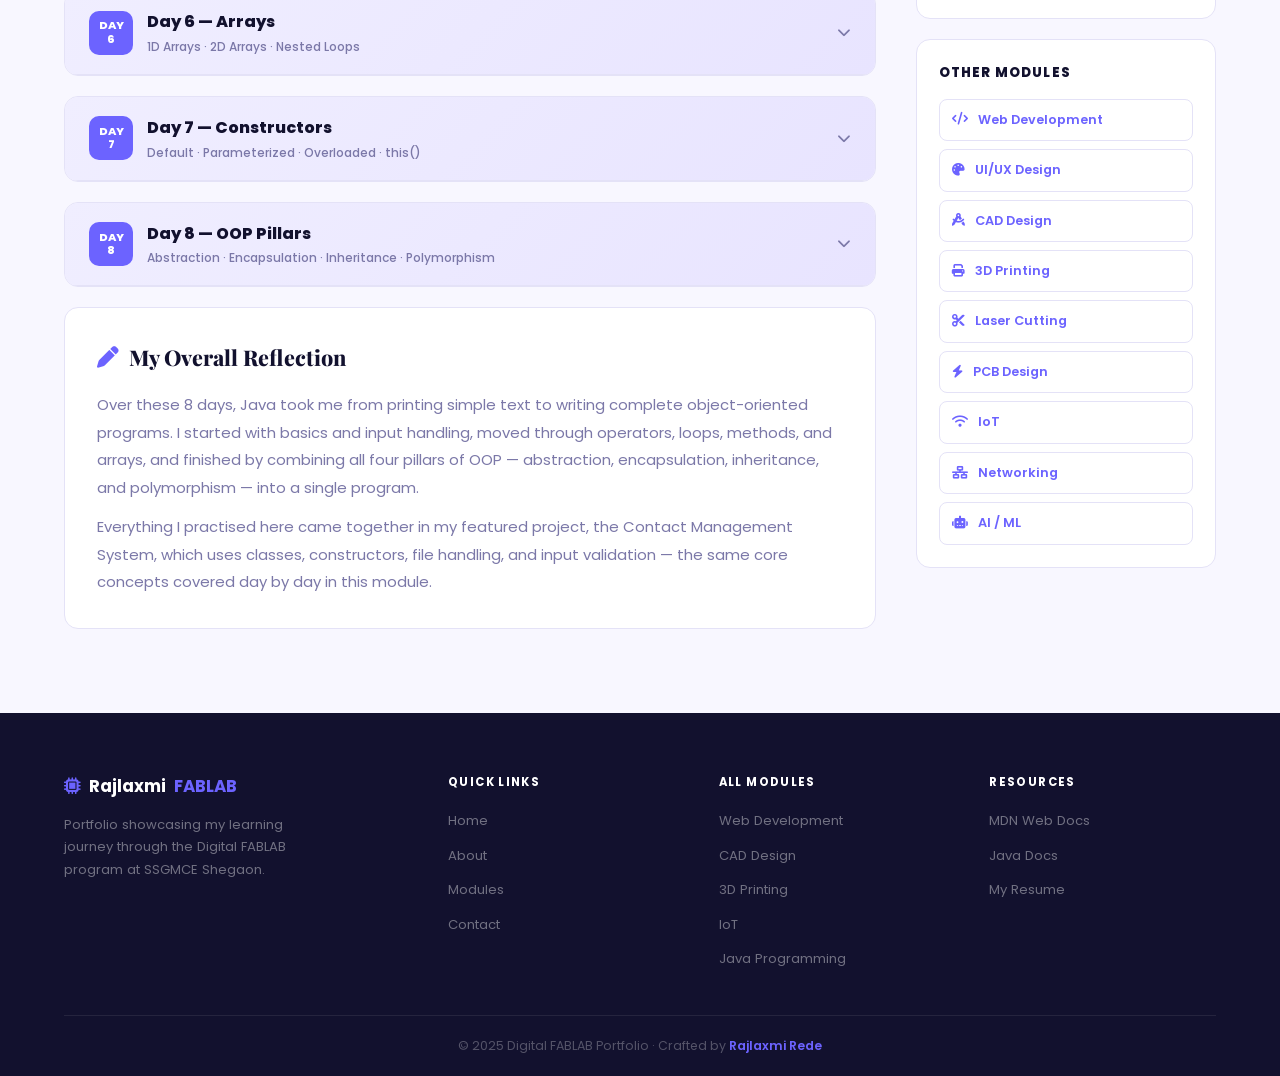
<file: java-programming.html>
<!DOCTYPE html>
<html lang="en">
<head>
  <meta charset="UTF-8"/>
  <meta name="viewport" content="width=device-width, initial-scale=1.0"/>
  <title>Java Programming — Rajlaxmi Rede</title>
  <link rel="stylesheet" href="style.css"/>
  <link rel="stylesheet" href="https://cdnjs.cloudflare.com/ajax/libs/font-awesome/6.5.0/css/all.min.css"/>
  <style>

    /* ── PAGE HERO ── */
    .mod-hero {
      padding: 130px 0 60px;
      background: linear-gradient(135deg,#1a1245 0%,#2d1b6b 40%,#1a1245 100%);
      position: relative; overflow: hidden;
    }
    .mod-hero::before {
      content:''; position:absolute; inset:0;
      background-image: radial-gradient(rgba(255,255,255,0.04) 1px, transparent 1px);
      background-size: 28px 28px;
    }
    .mod-hero .inner {
      position:relative; z-index:1;
      max-width:1200px; margin:0 auto; padding:0 24px;
    }
    .back-link {
      display:inline-flex; align-items:center; gap:8px;
      color:rgba(255,255,255,0.55); font-size:0.84rem; font-weight:500;
      margin-bottom:28px; transition:color 0.2s; text-decoration:none;
    }
    .back-link:hover { color:#fff; }
    .mod-page-tag {
      display:inline-block; padding:5px 16px; border-radius:100px;
      background:rgba(108,99,255,0.25); color:#a78bfa;
      font-size:0.72rem; font-weight:700; letter-spacing:0.14em;
      text-transform:uppercase; margin-bottom:16px;
    }
    .mod-page-title {
      font-family:'Playfair Display',serif;
      font-size:clamp(2rem,5vw,3.5rem);
      font-weight:800; color:#fff; line-height:1.1; margin-bottom:16px;
    }
    .mod-page-title span { color:#6c63ff; }
    .mod-page-desc {
      font-size:1rem; color:rgba(255,255,255,0.6);
      line-height:1.8; max-width:600px; margin-bottom:32px;
    }
    .mod-meta { display:flex; flex-wrap:wrap; gap:12px; }
    .mod-meta-item {
      display:flex; align-items:center; gap:8px;
      background:rgba(255,255,255,0.07); border:1px solid rgba(255,255,255,0.12);
      padding:8px 16px; border-radius:8px;
      font-size:0.78rem; font-weight:600; color:rgba(255,255,255,0.7);
    }
    .mod-meta-item i { color:#6c63ff; }

    /* ── CONTENT LAYOUT ── */
    .mod-content { padding:60px 0; background:var(--bg); }
    .mod-content .inner {
      max-width:1200px; margin:0 auto; padding:0 24px;
      display:grid; grid-template-columns:1fr 300px; gap:40px; align-items:start;
    }

    /* ── CONTENT BLOCKS ── */
    .content-block {
      background:var(--white); border:1px solid var(--border);
      border-radius:var(--r); padding:32px; margin-bottom:24px;
    }
    .content-block h2 {
      font-family:'Playfair Display',serif;
      font-size:1.35rem; font-weight:800; color:var(--dark);
      margin-bottom:16px; display:flex; align-items:center; gap:10px;
    }
    .content-block h2 i { color:#6c63ff; }
    .content-block p {
      font-size:0.93rem; color:var(--muted); line-height:1.85; margin-bottom:12px;
    }
    .content-block p:last-child { margin-bottom:0; }

    /* ── FEATURED PROJECT ── */
    .feat-project {
      background:linear-gradient(135deg,#f0eeff,#e8e4ff);
      border:1px solid rgba(108,99,255,0.25);
      border-radius:var(--r); padding:28px; margin-bottom:24px;
      display:flex; align-items:center; gap:20px; flex-wrap:wrap;
    }
    .feat-project-icon {
      width:60px; height:60px; border-radius:14px;
      background:#6c63ff; color:#fff;
      display:flex; align-items:center; justify-content:center;
      font-size:1.6rem; flex-shrink:0;
    }
    .feat-project-body { flex:1; min-width:220px; }
    .feat-project-body h3 { font-size:1.05rem; font-weight:800; color:var(--dark); margin-bottom:6px; }
    .feat-project-body p { font-size:0.85rem; color:var(--muted); line-height:1.7; margin-bottom:12px; }
    .feat-project-links { display:flex; gap:10px; flex-wrap:wrap; }
    .feat-project-links a {
      display:inline-flex; align-items:center; gap:6px;
      padding:8px 16px; border-radius:8px; font-size:0.8rem; font-weight:700;
      text-decoration:none; transition:0.2s;
    }
    .feat-btn-primary { background:#6c63ff; color:#fff; }
    .feat-btn-primary:hover { background:#554fd8; }
    .feat-btn-secondary { background:#fff; color:#6c63ff; border:1px solid rgba(108,99,255,0.3); }
    .feat-btn-secondary:hover { background:var(--primary-l); }

    /* ── DAY CARDS ── */
    .day-card {
      background:var(--white); border:1px solid var(--border);
      border-radius:var(--r); margin-bottom:20px; overflow:hidden;
    }
    .day-header {
      display:flex; align-items:center; gap:14px;
      padding:18px 24px;
      background:linear-gradient(135deg,#f0eeff,#e8e4ff);
      border-bottom:1px solid var(--border);
      cursor:pointer; transition:background 0.2s;
      user-select:none;
    }
    .day-header:hover { background:linear-gradient(135deg,#e4dfff,#d8d0ff); }
    .day-badge {
      width:44px; height:44px; border-radius:10px;
      background:#6c63ff; color:#fff;
      display:flex; align-items:center; justify-content:center;
      font-size:0.7rem; font-weight:800; flex-shrink:0;
      text-align:center; line-height:1.2;
    }
    .day-title-wrap { flex:1; }
    .day-title { font-size:1rem; font-weight:800; color:var(--dark); margin-bottom:2px; }
    .day-subtitle { font-size:0.75rem; color:var(--muted); font-weight:500; }
    .day-arrow { color:var(--muted); font-size:0.85rem; transition:transform 0.3s; flex-shrink:0; }
    .day-header.open .day-arrow { transform:rotate(180deg); }

    .day-body {
      max-height:0; overflow:hidden;
      transition:max-height 0.45s ease, padding 0.3s;
      padding:0 28px;
    }
    .day-body.open { max-height:6000px; padding:28px; }

    /* ── CODE BOX ── */
    .code-box {
      background:#1e1d3f; border-radius:10px;
      padding:18px 22px; margin:14px 0;
      overflow-x:auto; border:1px solid rgba(108,99,255,0.25);
    }
    .code-label {
      font-family:'Courier New',monospace;
      font-size:0.65rem; color:#a78bfa;
      font-weight:700; letter-spacing:0.1em;
      text-transform:uppercase; margin-bottom:8px;
    }
    .code-box pre {
      font-family:'Courier New',monospace;
      font-size:0.78rem; color:#c9d1d9;
      white-space:pre-wrap; word-break:break-word; margin:0;
    }

    /* ── RESULT PREVIEW ── */
    .result-box {
      background:#f8f7ff; border:2px solid var(--border);
      border-radius:10px; padding:18px; margin:14px 0;
    }
    .result-label {
      font-size:0.68rem; font-weight:800; letter-spacing:0.1em;
      text-transform:uppercase; color:#6c63ff; margin-bottom:12px;
      display:flex; align-items:center; gap:6px;
    }
    .console-box {
      background:#0e0e1a; color:#8fffb0;
      font-family:'Courier New',monospace; font-size:0.8rem;
      padding:14px 18px; border-radius:8px; white-space:pre-wrap;
    }

    /* topic list */
    .topic-item {
      display:flex; align-items:center; gap:10px;
      font-size:0.87rem; color:var(--muted); margin-bottom:8px;
    }
    .topic-item i { color:#6c63ff; flex-shrink:0; }

    /* ── SIDEBAR ── */
    .sidebar-card {
      background:var(--white); border:1px solid var(--border);
      border-radius:var(--r); padding:22px; margin-bottom:20px;
    }
    .sidebar-card h3 {
      font-size:0.82rem; font-weight:800; color:var(--dark);
      text-transform:uppercase; letter-spacing:0.08em; margin-bottom:16px;
    }
    .progress-item { margin-bottom:14px; }
    .progress-item:last-child { margin-bottom:0; }
    .progress-label {
      display:flex; justify-content:space-between;
      font-size:0.76rem; font-weight:600; color:var(--text); margin-bottom:5px;
    }
    .progress-bar { height:6px; background:var(--border); border-radius:100px; overflow:hidden; }
    .progress-fill {
      height:100%; border-radius:100px;
      background:linear-gradient(90deg,#6c63ff,#a78bfa);
    }
    .res-link {
      display:flex; align-items:center; gap:10px;
      padding:10px 12px; border-radius:var(--r-sm);
      border:1px solid var(--border); font-size:0.8rem; font-weight:600;
      color:#6c63ff; text-decoration:none; transition:var(--tr); margin-bottom:8px;
    }
    .res-link:last-child { margin-bottom:0; }
    .res-link:hover { background:var(--primary-l); border-color:rgba(108,99,255,0.3); }
    .detail-item {
      display:flex; align-items:center; gap:10px;
      font-size:0.82rem; color:var(--muted); margin-bottom:10px;
    }
    .detail-item:last-child { margin-bottom:0; }
    .detail-item i { color:#6c63ff; width:14px; }

    /* ── RESPONSIVE ── */
    @media(max-width:900px) {
      .mod-content .inner { grid-template-columns:1fr; }
      .mod-sidebar { order:-1; }
      .day-body.open { padding:18px; }
    }
  </style>
</head>
<body>

  <!-- ── NAVBAR ── -->
  <nav class="navbar" id="navbar">
    <div class="nav-container">
      <a href="index.html" class="nav-logo">
  <img src="./Fablab logo black.png" alt="FabLab Logo" class="logo-img"/>
  Rajlaxmi 
</a>
      <ul class="nav-menu" id="navMenu">
        <li><a href="index.html#home"     class="nav-link">Home</a></li>
        <li><a href="index.html#about"    class="nav-link">About</a></li>
        <li><a href="index.html#projects" class="nav-link">Projects</a></li>
        <li><a href="index.html#modules"  class="nav-link">Modules</a></li>
        <li><a href="index.html#contact"  class="nav-link">Contact</a></li>
      </ul>
      <button class="hamburger" id="hamburger">
        <span></span><span></span><span></span>
      </button>
    </div>
  </nav>

  <!-- ── HERO ── -->
  <div class="mod-hero">
    <div class="inner">
      <a href="index.html#modules" class="back-link">
        <i class="fas fa-arrow-left"></i> Back to Modules
      </a>
      <p class="mod-page-tag">Module 08</p>
      <h1 class="mod-page-title">Java <span>Programming</span></h1>
      <p class="mod-page-desc">
        My day-by-day learning journey through core Java — from variables and
        control flow to object-oriented programming, file handling, and a
        complete console-based project.
      </p>
      <div class="mod-meta">
        <div class="mod-meta-item"><i class="fas fa-user"></i> Rajlaxmi Rede</div>
        <div class="mod-meta-item"><i class="fas fa-university"></i> SSGMCE, Shegaon</div>
        <div class="mod-meta-item"><i class="fas fa-calendar"></i> 2025</div>
        <div class="mod-meta-item"><i class="fab fa-java"></i> Core Java</div>
        <div class="mod-meta-item"><i class="fas fa-sun"></i> 8 Days Covered</div>
      </div>
    </div>
  </div>

  <!-- ── CONTENT ── -->
  <div class="mod-content">
    <div class="inner">

      <!-- MAIN -->
      <div class="mod-main">

        <div class="content-block fade-up">
          <h2><i class="fas fa-info-circle"></i> About This Module</h2>
          <p>
            Java Programming is where I'm learning object-oriented programming
            fundamentals — classes, objects, inheritance, and how to build
            real console applications. Each day I practise by writing and
            testing programs in VS Code.
          </p>
          <p>
            Below you can see my actual work from each day — including the
            code I wrote, sample output, and what I learned — plus my
            featured project below.
          </p>
        </div>

        <!-- FEATURED PROJECT -->
        <div class="feat-project fade-up">
          <div class="feat-project-icon"><i class="fas fa-address-book"></i></div>
          <div class="feat-project-body">
            <h3>Featured Project — Contact Management System</h3>
            <p>
              A console-based contact management system built in core Java.
              Supports adding, viewing, searching, updating, and deleting
              contacts with input validation, and saves data to a file so
              nothing is lost on exit.
            </p>
            <div class="feat-project-links">
              <a href="ContactManagementSystem.java" target="_blank" class="feat-btn-primary">
                <i class="fas fa-eye"></i> View Code
              </a>
              <a href="ContactManagementSystem.java" download class="feat-btn-secondary">
                <i class="fas fa-download"></i> Download .java File
              </a>
            </div>
          </div>
        </div>

        <!-- DAY 1 -->
        <div class="day-card fade-up d1">
          <div class="day-header" onclick="toggleDay(this)">
            <div class="day-badge">DAY<br>1</div>
            <div class="day-title-wrap">
              <div class="day-title">Day 1 — Java Basics</div>
              <div class="day-subtitle">Class Structure · main Method · System.out.println</div>
            </div>
            <i class="fas fa-chevron-down day-arrow"></i>
          </div>
          <div class="day-body">
            <div style="margin-bottom:16px;">
              <div class="topic-item"><i class="fas fa-check-circle"></i> Basic structure of a Java class</div>
              <div class="topic-item"><i class="fas fa-check-circle"></i> The main method — entry point of a Java program</div>
              <div class="topic-item"><i class="fas fa-check-circle"></i> Printing output using System.out.println</div>
              <div class="topic-item"><i class="fas fa-check-circle"></i> Compiling and running a Java file (javac and java)</div>
            </div>

            <p style="font-weight:700;color:var(--dark);margin-bottom:10px;">👋 Mini Project 1 — Demo.java</p>
            <div class="code-box">
              <div class="code-label">My Java Code</div>
              <pre>class Demo{
    public static void main(String [] args){
        System.out.println("Hello World!!");
        System.out.println("fablab ppl");  
        System.out.println("Rajlaxmi"); 
        System.out.println("SSGMCE"); 
        System.out.println("Information Technology");  
        System.out.println("Amravati");
        System.out.println("fablab ppl");          
    }
}</pre>
            </div>
            <div class="result-box">
              <div class="result-label"><i class="fas fa-terminal"></i> Sample Output</div>
              <div class="console-box">Hello World!!
fablab ppl
Rajlaxmi
SSGMCE
Information Technology
Amravati
fablab ppl</div>
            </div>

            <p style="font-weight:700;color:var(--dark);margin:18px 0 10px;">⭐ Mini Project 2 — home1.java (Star Pattern)</p>
            <div class="code-box">
              <div class="code-label">My Java Code</div>
              <pre>class home1{
    public static void main (String args[]){
        System.out.println("*");
        System.out.println("**");
        System.out.println("***");
        System.out.println("****");
        System.out.println("*****");
        System.out.println("******");
    }
}</pre>
            </div>
            <div class="result-box">
              <div class="result-label"><i class="fas fa-terminal"></i> Sample Output</div>
              <div class="console-box">*
**
***
****
*****
******</div>
            </div>

            <p style="font-size:0.86rem;color:var(--muted);font-style:italic;margin-top:8px;">
              💡 <b>What I learned:</b> How a Java program is structured with a class and
              a main method, how System.out.println prints output line by line, and how
              to compile a .java file with javac and run it with java.
            </p>
          </div>
        </div>

        <!-- DAY 2 -->
        <div class="day-card fade-up">
          <div class="day-header" onclick="toggleDay(this)">
            <div class="day-badge">DAY<br>2</div>
            <div class="day-title-wrap">
              <div class="day-title">Day 2 — Taking Input & Data Types</div>
              <div class="day-subtitle">Scanner · char, String, int, float · Real-World Calculations</div>
            </div>
            <i class="fas fa-chevron-down day-arrow"></i>
          </div>
          <div class="day-body">
            <div style="margin-bottom:16px;">
              <div class="topic-item"><i class="fas fa-check-circle"></i> Reading different data types with Scanner — next(), nextInt(), nextFloat()</div>
              <div class="topic-item"><i class="fas fa-check-circle"></i> charAt() to extract a single character from input</div>
              <div class="topic-item"><i class="fas fa-check-circle"></i> Using variables in real formulas — percentage, simple interest</div>
              <div class="topic-item"><i class="fas fa-check-circle"></i> Printing multiple pieces of personal data cleanly</div>
            </div>

            <p style="font-weight:700;color:var(--dark);margin-bottom:10px;">📋 Mini Project 1 — Reading Basic Details (Day2.java)</p>
            <div class="code-box">
              <div class="code-label">My Java Code</div>
              <pre>import java.util.*;
class Day2{
    public static void main(String[] args){
        Scanner sc = new Scanner(System.in);
        
        System.out.println( "enter your name");
        char N = sc.next().charAt(1);
        System.out.println("Name : " +N);

        System.out.println( "enter your name");
        String x = sc.next();
        System.out.println("Name : " +x);

        System.out.println( "enter your age");
        int y = sc.nextInt();
        System.out.println(+y);

        System.out.println( "enter your wieght");
        float z = sc.nextFloat();
        System.out.println(+z);

    }
 }</pre>
            </div>

            <p style="font-weight:700;color:var(--dark);margin:18px 0 10px;">🧮 Mini Project 2 — Percentage, Simple Interest, Square & Cube (D2.java)</p>
            <div class="code-box">
              <div class="code-label">My Java Code</div>
              <pre>class D1{
    public static void main(String[] args){
    Scanner sc = new Scanner(System.in);
// print percentage of a student
    System.out.println("enter your total obtain marks: ");
    float x = sc.nextFloat();
    float per = (x/600) * 100 ;
    System.out.println("Your percentage: " +per);

//calculte simple intrest
    System.out.println("enter values of P");
    float p = sc.nextFloat();
    System.out.println("enter values of N");
    float n = sc.nextFloat();
    System.out.println("enter values of R");
    float r = sc.nextFloat();

    float si = (p * n * r) / 100 ;
    System.out.println("Simple intrest: " +si);

// find square and cube of a number
    System.out.println("enter a number: ");
    int num = sc.nextInt();
    int sq = num*num;
    int cube = num*num*num ;
    System.out.println("Square of a number: " +sq);
    System.out.println("Cube of a number: " +cube);
    }
}</pre>
            </div>

            <p style="font-weight:700;color:var(--dark);margin:18px 0 10px;">📇 Mini Project 3 — Biodata</p>
            <div class="code-box">
              <div class="code-label">My Java Code</div>
              <pre>class biodata{
    public static void main(String[] args){
        
        System.out.println("Name        : Rajlaxmi Rede");
        System.out.println("Age         : 18");
        System.out.println("Gender      : Female");
        System.out.println("Course      : B.E. Information Technology");
        System.out.println("College     : SSGMCE");
        System.out.println("City        : Amravati");
        System.out.println("State       : Maharashtra");
        System.out.println("Hobbies     : Traveling, Listening to Music, Learning New Skills");
        System.out.println("Goal        : Become a Web Developer");
        
    }
}</pre>
            </div>

            <p style="font-size:0.86rem;color:var(--muted);font-style:italic;margin-top:8px;">
              💡 <b>What I learned:</b> How to take different types of input using Scanner,
              the difference between char, String, int and float, and how to use variables
              together in real formulas like percentage and simple interest.
            </p>
          </div>
        </div>

        <!-- DAY 3 -->
        <div class="day-card fade-up d1">
          <div class="day-header" onclick="toggleDay(this)">
            <div class="day-badge">DAY<br>3</div>
            <div class="day-title-wrap">
              <div class="day-title">Day 3 — Operators</div>
              <div class="day-subtitle">Arithmetic · Assignment · Bitwise · Relational · Unary</div>
            </div>
            <i class="fas fa-chevron-down day-arrow"></i>
          </div>
          <div class="day-body">
            <div style="margin-bottom:16px;">
              <div class="topic-item"><i class="fas fa-check-circle"></i> Arithmetic operators — +, -, *, /</div>
              <div class="topic-item"><i class="fas fa-check-circle"></i> Assignment operators — +=, -=</div>
              <div class="topic-item"><i class="fas fa-check-circle"></i> Bitwise operators — & (AND), | (OR)</div>
              <div class="topic-item"><i class="fas fa-check-circle"></i> Relational operators — ==, !=, &lt;=, &gt;=</div>
              <div class="topic-item"><i class="fas fa-check-circle"></i> Unary operators — pre/post increment and decrement</div>
            </div>

            <p style="font-weight:700;color:var(--dark);margin-bottom:10px;">➕ Arithmetic Operators</p>
            <div class="code-box">
              <div class="code-label">My Java Code</div>
              <pre>class ArithmaticOperator{
    public static void main(String[] args){
        int a = 2, b = 3 ;
        System.out.println("Addition = "+(a+b));
        System.out.println("Subtraction = "+(a-b));
        System.out.println("Multiplication = "+(a*b));
        System.out.println("Division = "+(a/b));
    }
}</pre>
            </div>
            <div class="result-box">
              <div class="result-label"><i class="fas fa-terminal"></i> Sample Output</div>
              <div class="console-box">Addition = 5
Subtraction = -1
Multiplication = 6
Division = 0</div>
            </div>

            <p style="font-weight:700;color:var(--dark);margin:18px 0 10px;">🔁 Assignment Operators</p>
            <div class="code-box">
              <div class="code-label">My Java Code</div>
              <pre>class AssignmentOperator{
    public static void main(String[] args){
     int a=10;
     System.out.println(a);
     a+=5;
     System.out.println("After = "+a);
     a -=3;
     System.out.println("After ="+a);
    }
}</pre>
            </div>
            <div class="result-box">
              <div class="result-label"><i class="fas fa-terminal"></i> Sample Output</div>
              <div class="console-box">10
After = 15
After =12</div>
            </div>

            <p style="font-weight:700;color:var(--dark);margin:18px 0 10px;">🔢 Bitwise Operators</p>
            <div class="code-box">
              <div class="code-label">My Java Code</div>
              <pre>class BitwiseOperator{
    public static void main(String[] args){
    int a = 5, b = 3, c = 9, d = 4;
    System.out.println(a&b);
    System.out.println(a|b);
    System.out.println(c&d);
    System.out.println(c|d);
    }
}</pre>
            </div>

            <p style="font-weight:700;color:var(--dark);margin:18px 0 10px;">⚖️ Relational Operators</p>
            <div class="code-box">
              <div class="code-label">My Java Code</div>
              <pre>class RelationalOperator{
    public static void main(String[] args){
        int a = 10, b = 5;
        System.out.println(a == b);
        System.out.println(a != b);
        System.out.println(a <= b);
        System.out.println(a >= b);
    }
}</pre>
            </div>
            <div class="result-box">
              <div class="result-label"><i class="fas fa-terminal"></i> Sample Output</div>
              <div class="console-box">false
true
false
true</div>
            </div>

            <p style="font-weight:700;color:var(--dark);margin:18px 0 10px;">🔼 Unary Operators</p>
            <div class="code-box">
              <div class="code-label">My Java Code</div>
              <pre>class UnaryOperator{
    public static void main(String[] args){
     int a = 5 , x, y;
     y = a++ ;
     System.out.println("After ++ : "+y);
     y = a-- ;
     System.out.println("After -- : "+y);
     x = ++a ;
     System.out.println("After ++a : "+x);
     x = --a ;
     System.out.println("After --a : "+x);
    }
}</pre>
            </div>
            <div class="result-box">
              <div class="result-label"><i class="fas fa-terminal"></i> Sample Output</div>
              <div class="console-box">After ++ : 5
After -- : 6
After ++a : 6
After --a : 5</div>
            </div>
            <p style="font-size:0.82rem;color:var(--muted);margin:8px 0 0;">Post-increment (a++) uses the value before adding 1, while pre-increment (++a) adds 1 first, then uses the new value.</p>

            <p style="font-size:0.86rem;color:var(--muted);font-style:italic;margin-top:8px;">
              💡 <b>What I learned:</b> The five main operator categories in Java —
              arithmetic for calculations, assignment as shortcuts, bitwise for binary
              logic, relational for comparisons, and unary for quick increment/decrement,
              including the difference between pre and post versions.
            </p>
          </div>
        </div>

        <!-- DAY 4 -->
        <div class="day-card fade-up">
          <div class="day-header" onclick="toggleDay(this)">
            <div class="day-badge">DAY<br>4</div>
            <div class="day-title-wrap">
              <div class="day-title">Day 4 — Loops & Control Flow</div>
              <div class="day-subtitle">if · switch · for · while · do-while · break/continue</div>
            </div>
            <i class="fas fa-chevron-down day-arrow"></i>
          </div>
          <div class="day-body">
            <div style="margin-bottom:16px;">
              <div class="topic-item"><i class="fas fa-check-circle"></i> if, if-else-if, and nested if conditions</div>
              <div class="topic-item"><i class="fas fa-check-circle"></i> switch statement as an alternative to many if-else checks</div>
              <div class="topic-item"><i class="fas fa-check-circle"></i> for, while, and do-while loops</div>
              <div class="topic-item"><i class="fas fa-check-circle"></i> break and continue inside loops</div>
              <div class="topic-item"><i class="fas fa-check-circle"></i> Nested loops for printing star patterns</div>
            </div>

            <p style="font-weight:700;color:var(--dark);margin-bottom:10px;">🗳️ if Statement — Voting Eligibility</p>
            <div class="code-box">
              <div class="code-label">My Java Code</div>
              <pre>class If{
    public static void main(String[]args){
        int age = 2 ;
        if(age >= 18){
            System.out.println("Your are eligible for voting.");
        }
    }
}</pre>
            </div>
            <p style="font-size:0.82rem;color:var(--muted);margin:8px 0 0;">Since age is 2, nothing prints — the condition is false.</p>

            <p style="font-weight:700;color:var(--dark);margin:18px 0 10px;">🎓 if-else-if — Grading System</p>
            <div class="code-box">
              <div class="code-label">My Java Code</div>
              <pre>class IfElseIf{
    public static void main(String[] args){
        int score = 80 ;
        if(score >=90){
            System.out.println("Grade A");
        }
        else if(score >= 70){
             System.out.println("Grade B");
        }
        else{
             System.out.println("Grade C");
        }
    }
}</pre>
            </div>
            <div class="result-box">
              <div class="result-label"><i class="fas fa-terminal"></i> Sample Output</div>
              <div class="console-box">Grade B</div>
            </div>

            <p style="font-weight:700;color:var(--dark);margin:18px 0 10px;">🚗 Nested if — Driving Eligibility</p>
            <div class="code-box">
              <div class="code-label">My Java Code</div>
              <pre>public class NestedIf {
    public static void main(String[] args) {
        int age = 20;
        boolean hasLicense = true;

        if (age >= 18) {
            if (hasLicense) {
                System.out.println("You can drive.");
            }
        }
    }
}</pre>
            </div>
            <div class="result-box">
              <div class="result-label"><i class="fas fa-terminal"></i> Sample Output</div>
              <div class="console-box">You can drive.</div>
            </div>

            <p style="font-weight:700;color:var(--dark);margin:18px 0 10px;">📅 switch Statement — Day of Week</p>
            <div class="code-box">
              <div class="code-label">My Java Code</div>
              <pre>class Switch{
    public static void main (String []args){
        int day = 9 ;
        switch (day) {
            case 1: System.out.println("Monday"); break;
            case 2: System.out.println("Tuesday"); break;
            case 3: System.out.println("Wednesday"); break;
            case 4: System.out.println("Thursday"); break;
            case 5: System.out.println("Friday"); break;
            case 6: System.out.println("Saturday"); break;
            case 7: System.out.println("Sunday"); break;
            default: System.out.println("Invalid Day");
        }
    }
}</pre>
            </div>
            <div class="result-box">
              <div class="result-label"><i class="fas fa-terminal"></i> Sample Output</div>
              <div class="console-box">Invalid Day</div>
            </div>
            <p style="font-size:0.82rem;color:var(--muted);margin:8px 0 0;">day = 9 doesn't match any case (1-7), so it falls through to default.</p>

            <p style="font-weight:700;color:var(--dark);margin:18px 0 10px;">🔁 for Loop — Star Pattern</p>
            <div class="code-box">
              <div class="code-label">My Java Code</div>
              <pre>class For{
    public static void main(String[]args){
        for(int i = 1; i<=5; i++){
            for (int j=1; j<=i; j++){
                System.out.print("* ");
            }
            System.out.println();
        }
    }
}</pre>
            </div>
            <div class="result-box">
              <div class="result-label"><i class="fas fa-terminal"></i> Sample Output</div>
              <div class="console-box">* 
* * 
* * * 
* * * * 
* * * * *</div>
            </div>

            <p style="font-weight:700;color:var(--dark);margin:18px 0 10px;">🔺 More Pattern Practice (Homework)</p>
            <div class="code-box">
              <div class="code-label">My Java Code — Reversed Pyramid</div>
              <pre>for(int i = 1; i<=5; i++){
    for (int j=i; j<=5; j++){
        System.out.print("* ");
    }
    System.out.println();
}
// Output:
// * * * * * 
// * * * * 
// * * * 
// * * 
// *</pre>
            </div>
            <div class="code-box">
              <div class="code-label">My Java Code — Right-Aligned Pyramid</div>
              <pre>for(int i = 1; i<=5; i++){
    for (int j = 5; j > i; j--) {
        System.out.print("  ");
    }
    for (int j=1; j<=i; j++){
        System.out.print("* ");
    }
    System.out.println();
}
// Output:
//         * 
//       * * 
//     * * * 
//   * * * * 
// * * * * *</pre>
            </div>

            <p style="font-weight:700;color:var(--dark);margin:18px 0 10px;">🔂 while Loop</p>
            <div class="code-box">
              <div class="code-label">My Java Code</div>
              <pre>class While{
    public static void main(String[] args) {
    int i = 1;
    while (i <= 5) {
      System.out.println("Count: " + i);
      i++;
    }
  }
}</pre>
            </div>
            <div class="result-box">
              <div class="result-label"><i class="fas fa-terminal"></i> Sample Output</div>
              <div class="console-box">Count: 1
Count: 2
Count: 3
Count: 4
Count: 5</div>
            </div>

            <p style="font-weight:700;color:var(--dark);margin:18px 0 10px;">🔁 do-while Loop</p>
            <div class="code-box">
              <div class="code-label">My Java Code</div>
              <pre>class DoWhile{
    public static void main(String[] args) {
    int i = 5;
    do{
       System.out.println("Count: " + i);
      i++;  
    }
    while (i <= 1); 
  }
}</pre>
            </div>
            <div class="result-box">
              <div class="result-label"><i class="fas fa-terminal"></i> Sample Output</div>
              <div class="console-box">Count: 5</div>
            </div>
            <p style="font-size:0.82rem;color:var(--muted);margin:8px 0 0;">Even though i=5 fails the condition, do-while always runs the body once before checking — unlike a regular while loop.</p>

            <p style="font-weight:700;color:var(--dark);margin:18px 0 10px;">⏭️ break & continue</p>
            <div class="code-box">
              <div class="code-label">My Java Code</div>
              <pre>public class BreakANDContinue {
  public static void main(String[] args) {
    for (int i = 1; i <= 20; i++) {
      if (i == 8) {
        continue;
      }
      if (i == 20) {
       break;
      }
      System.out.println("i = " + i);
    }
  }
}</pre>
            </div>
            <p style="font-size:0.82rem;color:var(--muted);margin:8px 0 0;">i = 8 is skipped by continue, and the loop stops completely before printing i = 20 because of break.</p>

            <p style="font-size:0.86rem;color:var(--muted);font-style:italic;margin-top:8px;">
              💡 <b>What I learned:</b> How different control flow tools fit different
              jobs — if/switch for decisions, for/while/do-while for repetition, and
              break/continue for controlling a loop's flow from inside. Also practised
              printing patterns using nested loops.
            </p>
          </div>
        </div>

        <!-- DAY 5 -->
        <div class="day-card fade-up d1">
          <div class="day-header" onclick="toggleDay(this)">
            <div class="day-badge">DAY<br>5</div>
            <div class="day-title-wrap">
              <div class="day-title">Day 5 — Methods / Functions</div>
              <div class="day-subtitle">static Methods · Parameters · Reusability</div>
            </div>
            <i class="fas fa-chevron-down day-arrow"></i>
          </div>
          <div class="day-body">
            <div style="margin-bottom:16px;">
              <div class="topic-item"><i class="fas fa-check-circle"></i> Defining static methods with parameters</div>
              <div class="topic-item"><i class="fas fa-check-circle"></i> Calling methods from main</div>
              <div class="topic-item"><i class="fas fa-check-circle"></i> Breaking a program into reusable pieces</div>
            </div>

            <p style="font-weight:700;color:var(--dark);margin-bottom:10px;">🧩 Mini Project — Simple Math Functions</p>
            <div class="code-box">
              <div class="code-label">My Java Code</div>
              <pre>class Day5{
    
    static void add(int a, int b){
        System.out.println(a+b);
    }
    static void sub(int a, int b){
        System.out.println(a-b);
    }
    static void square(int a){
        System.out.println(a*a);
    }
    static void cube(int a){
        System.out.println(a*a*a);
    }

    public static void main(String[]args){
        add(4,9);
        sub(9,4);
        square(3);
        cube(3);
     }
     
}</pre>
            </div>
            <div class="result-box">
              <div class="result-label"><i class="fas fa-terminal"></i> Sample Output</div>
              <div class="console-box">13
5
9
27</div>
            </div>

            <p style="font-size:0.86rem;color:var(--muted);font-style:italic;margin-top:8px;">
              💡 <b>What I learned:</b> How to define methods that take parameters and
              perform a specific task, and how breaking logic into small functions
              (add, sub, square, cube) keeps code organized and reusable.
            </p>
          </div>
        </div>

        <!-- DAY 6 -->
        <div class="day-card fade-up">
          <div class="day-header" onclick="toggleDay(this)">
            <div class="day-badge">DAY<br>6</div>
            <div class="day-title-wrap">
              <div class="day-title">Day 6 — Arrays</div>
              <div class="day-subtitle">1D Arrays · 2D Arrays · Nested Loops</div>
            </div>
            <i class="fas fa-chevron-down day-arrow"></i>
          </div>
          <div class="day-body">
            <div style="margin-bottom:16px;">
              <div class="topic-item"><i class="fas fa-check-circle"></i> Declaring and sizing arrays dynamically with Scanner</div>
              <div class="topic-item"><i class="fas fa-check-circle"></i> Storing and printing values with a for loop</div>
              <div class="topic-item"><i class="fas fa-check-circle"></i> 2D arrays — rows and columns</div>
              <div class="topic-item"><i class="fas fa-check-circle"></i> Nested for loops to traverse a 2D array</div>
            </div>

            <p style="font-weight:700;color:var(--dark);margin-bottom:10px;">📊 Mini Project 1 — 1D Array</p>
            <div class="code-box">
              <div class="code-label">My Java Code</div>
              <pre>import java.util.*;
public class Arrays {
    public static void main(String[] args) {
        Scanner sc = new Scanner(System.in);

        System.out.println("enter size: ");
        int size = sc.nextInt();

        int num[] = new int[size];

        //input 
        for(int i=0;i<size;i++){
            num[i]=sc.nextInt();
        }

        System.out.println("array is: ");
        for(int i=0;i<size;i++){
            System.out.println(num[i]);
        }

    }
    
}</pre>
            </div>

            <p style="font-weight:700;color:var(--dark);margin:18px 0 10px;">🔲 Mini Project 2 — 2D Array</p>
            <div class="code-box">
              <div class="code-label">My Java Code</div>
              <pre>import java.util.*;
public class Array2D {
    public static void main(String[] args) {
        Scanner sc = new Scanner(System.in);

        System.out.println("enter size: ");
        int row = sc.nextInt();
        int col = sc.nextInt();
        
        int num[][] = new int[row][col];

        //input 
        for(int i=0;i<row;i++){
            for(int j=0; j<col; j++){
            num[i][j]=sc.nextInt();
            }
        }

        System.out.println("array is: ");
        for(int i=0;i<row;i++){
            for(int j=0; j<col;j++){
            System.out.println(num[i][j]+"");
        }
    }

    }
    
}</pre>
            </div>

            <p style="font-weight:700;color:var(--dark);margin:18px 0 10px;">🧑‍🎓 Mini Project 3 — String Array (Homework5)</p>
            <div class="code-box">
              <div class="code-label">My Java Code</div>
              <pre>import java.util.*;
public class Homework5 {
    public static void main(String[] args) {
        Scanner sc = new Scanner (System.in);

        String name[] = new String["size"] ;
        System.out.println("enter size of string: ");
        int size = sc.nextInt();
        
        char Name1 = sc.next().CharAt();
        for(int i = 0; i<size; i++){
            System.out.println("Enter name: "+Name1);
        }

        System.out.println("array is: ");
        for(int i=0;i<size;i++){
            System.out.println(name[i]);
        }
        
    }
}</pre>
            </div>
            <p style="font-size:0.82rem;color:var(--muted);margin:8px 0 0;">⚠️ This one has two bugs that stop it from compiling: <code>new String["size"]</code> should be <code>new String[size]</code> (no quotes), and <code>.CharAt()</code> should be <code>.charAt(0)</code> — Java's charAt is lowercase and needs an index.</p>

            <p style="font-size:0.86rem;color:var(--muted);font-style:italic;margin-top:8px;">
              💡 <b>What I learned:</b> How to create arrays whose size is decided at
              runtime using Scanner, how to fill and print 1D and 2D arrays with loops,
              and how careful I need to be with exact method names and syntax — a small
              typo like CharAt() instead of charAt() stops the whole program from compiling.
            </p>
          </div>
        </div>

        <!-- DAY 7 -->
        <div class="day-card fade-up d1">
          <div class="day-header" onclick="toggleDay(this)">
            <div class="day-badge">DAY<br>7</div>
            <div class="day-title-wrap">
              <div class="day-title">Day 7 — Constructors</div>
              <div class="day-subtitle">Default · Parameterized · Overloaded · this()</div>
            </div>
            <i class="fas fa-chevron-down day-arrow"></i>
          </div>
          <div class="day-body">
            <div style="margin-bottom:16px;">
              <div class="topic-item"><i class="fas fa-check-circle"></i> Default constructors and initializing instance variables</div>
              <div class="topic-item"><i class="fas fa-check-circle"></i> Parameterized constructors — passing values at creation</div>
              <div class="topic-item"><i class="fas fa-check-circle"></i> Constructor overloading (multiple constructors)</div>
              <div class="topic-item"><i class="fas fa-check-circle"></i> Using this() to call one constructor from another</div>
            </div>

            <p style="font-weight:700;color:var(--dark);margin-bottom:10px;">🏗️ Mini Project 1 — Default Constructor</p>
            <div class="code-box">
              <div class="code-label">My Java Code</div>
              <pre>public class b {
    int a; String name;
    b(){
        a=0;
        name= null;
    }
    void show() {
        System.out.println(a+" "+name);
    }
}
class Constructor{
    public static void main(String[] args) {
        b r= new b();
        r.show();
    }
}</pre>
            </div>

            <p style="font-weight:700;color:var(--dark);margin:18px 0 10px;">🧱 Mini Project 2 — Default Constructor with Calculation</p>
            <div class="code-box">
              <div class="code-label">My Java Code</div>
              <pre>public  class Default {
   
    int a,b,c;
    Default(){
          a=10; b=20; c= a * b; 
    }
    void show() {
        System.out.println( a+" "+b+ " " +c);
    }
}
class DefaultConstructor{
    public static void main(String[] args) {
       Default r= new Default();
        r.show();
    }
}</pre>
            </div>
            <div class="result-box">
              <div class="result-label"><i class="fas fa-terminal"></i> Sample Output</div>
              <div class="console-box">10 20 200</div>
            </div>

            <p style="font-weight:700;color:var(--dark);margin:18px 0 10px;">🎯 Mini Project 3 — Parameterized Constructor</p>
            <div class="code-box">
              <div class="code-label">My Java Code</div>
              <pre>public class Parameterized{
    int x ,y;
    Parameterized (int a,int b){
        x=a; y=b;
    }
    void show(){
        System.out.println(x+" "+y);
    }
}
class Parameter{
    public static void main(String[] args) {
        Parameterized r = new Parameterized(10 , 20);
        r.show();
    }
}</pre>
            </div>
            <div class="result-box">
              <div class="result-label"><i class="fas fa-terminal"></i> Sample Output</div>
              <div class="console-box">10 20</div>
            </div>

            <p style="font-weight:700;color:var(--dark);margin:18px 0 10px;">🎓 Mini Project 4 — Student Class with Parameterized Constructor</p>
            <div class="code-box">
              <div class="code-label">My Java Code</div>
              <pre>public class Student {
    String name;
    int age;
    Student (String name, int age){
        this.name = name;
        this.age = age;
    }
    void display(){
        System.out.println(this.name);
    }
    public static void main(String[] args) {
         Student s1 = new Student("Raj", 18);
        s1.display();
    }
    
    }</pre>
            </div>
            <div class="result-box">
              <div class="result-label"><i class="fas fa-terminal"></i> Sample Output</div>
              <div class="console-box">Raj</div>
            </div>
            <p style="font-size:0.82rem;color:var(--muted);margin:8px 0 0;">this.name refers to the object's own field, separate from the constructor's name parameter — that's why "this" is needed here.</p>

            <p style="font-weight:700;color:var(--dark);margin:18px 0 10px;">🔗 Mini Project 5 — Calling a Constructor from Another (this())</p>
            <div class="code-box">
              <div class="code-label">My Java Code</div>
              <pre>public class CallConstructor {
    CallConstructor(){
        System.out.println("rajlaxmi");
    }
    CallConstructor(int a){
        this(); // this() calls the default constructor above, so "rajlaxmi" prints first
        System.out.println(a);
    }
    public static void main(String[] args) {
        CallConstructor r =  new CallConstructor(100);
    }
    
}</pre>
            </div>
            <div class="result-box">
              <div class="result-label"><i class="fas fa-terminal"></i> Sample Output</div>
              <div class="console-box">rajlaxmi
100</div>
            </div>

            <p style="font-size:0.86rem;color:var(--muted);font-style:italic;margin-top:8px;">
              💡 <b>What I learned:</b> The difference between default and parameterized
              constructors, how this.field distinguishes an object's own variable from a
              constructor parameter of the same name, and how this() lets one constructor
              call another so shared setup code isn't repeated.
            </p>
          </div>
        </div>

        <!-- DAY 8 -->
        <div class="day-card fade-up">
          <div class="day-header" onclick="toggleDay(this)">
            <div class="day-badge">DAY<br>8</div>
            <div class="day-title-wrap">
              <div class="day-title">Day 8 — OOP Pillars</div>
              <div class="day-subtitle">Abstraction · Encapsulation · Inheritance · Polymorphism</div>
            </div>
            <i class="fas fa-chevron-down day-arrow"></i>
          </div>
          <div class="day-body">
            <div style="margin-bottom:16px;">
              <div class="topic-item"><i class="fas fa-check-circle"></i> Classes & objects, brought together with all 4 pillars</div>
              <div class="topic-item"><i class="fas fa-check-circle"></i> Abstraction using abstract classes and interfaces</div>
              <div class="topic-item"><i class="fas fa-check-circle"></i> Encapsulation with private fields and getters/setters</div>
              <div class="topic-item"><i class="fas fa-check-circle"></i> Inheritance with extends and super()</div>
              <div class="topic-item"><i class="fas fa-check-circle"></i> Polymorphism — method overloading and overriding</div>
            </div>

            <p style="font-weight:700;color:var(--dark);margin-bottom:10px;">🎓 Classes & Objects — Student</p>
            <div class="code-box">
              <div class="code-label">My Java Code</div>
              <pre>class Student {
  String name;
  int age;

  Student() {
    System.out.println("Object Created");
  }

  void display() {
    System.out.println("Name : " + name);
    System.out.println("Age  : " + age);
  }
}

public class Main {
 public static void main(String[] args) {
  Student s1 = new Student();
  s1.name = "Rajlaxmi";
  s1.age = 20;
  s1.display();
 }
}</pre>
            </div>
            <div class="result-box">
              <div class="result-label"><i class="fas fa-terminal"></i> Sample Output</div>
              <div class="console-box">Object Created
Name : Rajlaxmi
Age  : 20</div>
            </div>

            <p style="font-weight:700;color:var(--dark);margin:18px 0 10px;">🔒 Encapsulation — private Fields with Getters/Setters</p>
            <div class="code-box">
              <div class="code-label">My Java Code</div>
              <pre>public class Encapsulation{
    private int value;
    public void setvalue(int value){
        this.value = value;
    }
    public int getvalue(){
        return value;
    }
}
class B1{
    public static void main(String[] args) {
       Encapsulation s = new Encapsulation();
        s.setvalue(10);
        System.out.println("value is: "+s.getvalue());
    }
}</pre>
            </div>
            <div class="result-box">
              <div class="result-label"><i class="fas fa-terminal"></i> Sample Output</div>
              <div class="console-box">value is: 10</div>
            </div>

            <p style="font-weight:700;color:var(--dark);margin:18px 0 10px;">🔐 Encapsulation Practice</p>
            <div class="code-box">
              <div class="code-label">My Java Code</div>
              <pre>public class En {
    private int value;
    public void setvalue(int value){
        this.value=value;
    }
    public int getvalue(){
        return value;
    }
}
class Main2{
    public static void main(String[] args) {
        En s = new En();
        s.setvalue(10);
        System.out.println("Value is"+s.getvalue());
    }
}</pre>
            </div>
            <div class="result-box">
              <div class="result-label"><i class="fas fa-terminal"></i> Sample Output</div>
              <div class="console-box">Value is10</div>
            </div>

            <p style="font-weight:700;color:var(--dark);margin:18px 0 10px;">🚙 Inheritance — Vehicle & Car</p>
            <div class="code-box">
              <div class="code-label">My Java Code</div>
              <pre>class Vehicle {
    Vehicle(String name) {
        System.out.println("Vehicle: " + name);
    }
}
 
class Car extends Vehicle {
    Car(String name) {
        super(name);
    }
}
 
public class Inheritance{
    public static void main(String[] args) {
        Car c = new Car("Tesla");
    }
}</pre>
            </div>
            <div class="result-box">
              <div class="result-label"><i class="fas fa-terminal"></i> Sample Output</div>
              <div class="console-box">Vehicle: Tesla</div>
            </div>

            <p style="font-weight:700;color:var(--dark);margin:18px 0 10px;">🐕 Polymorphism — Method Overriding</p>
            <div class="code-box">
              <div class="code-label">My Java Code</div>
              <pre>class Animal {
    void sound() {
        System.out.println("Animal Sound");
    }
}
 
class Dog extends Animal {
    void sound() {
        System.out.println("Dog Barks");
    }
}
 
public class Polymorphism {
    public static void main(String[] args) {
        Dog d = new Dog();
        d.sound();
        d.sound();
    }
}</pre>
            </div>
            <div class="result-box">
              <div class="result-label"><i class="fas fa-terminal"></i> Sample Output</div>
              <div class="console-box">Dog Barks
Dog Barks</div>
            </div>

            <p style="font-weight:700;color:var(--dark);margin:18px 0 10px;">🎭 All 4 Pillars Together</p>
            <div class="code-box">
              <div class="code-label">My Java Code</div>
              <pre>abstract class Vehicle {                 // Abstraction
    private String name;                 // Encapsulation
    public Vehicle(String name) { this.name = name; }
    public String getName() { return name; }   // Getter
    abstract void start();               // no body here
    void start(String mode) {            // Overloading
        System.out.println(getName() + " starting: " + mode);
    }
}
class Car extends Vehicle {              // Inheritance
    public Car(String name) { super(name); }
    void start() {                       // Overriding
        System.out.println(getName() + " engine started");
    }
}
public class AllPillars {
    public static void main(String[] args) {
        Car c = new Car("Tesla");
        c.start();
        c.start("Sport");
    }
}</pre>
            </div>
            <div class="result-box">
              <div class="result-label"><i class="fas fa-terminal"></i> Sample Output</div>
              <div class="console-box">Tesla engine started
Tesla starting: Sport</div>
            </div>

            <p style="font-weight:700;color:var(--dark);margin:18px 0 10px;">🧾 Abstraction with Interfaces</p>
            <div class="code-box">
              <div class="code-label">My Java Code</div>
              <pre>interface Payable {
    void pay();
}
 
class Employee implements Payable {
    public void pay() {
        System.out.println("Salary Paid");
    }
}
 
public class Abstraction {
    public static void main(String[] args) {
        Employee e = new Employee();
        e.pay();
    }
}</pre>
            </div>
            <div class="result-box">
              <div class="result-label"><i class="fas fa-terminal"></i> Sample Output</div>
              <div class="console-box">Salary Paid</div>
            </div>

            <p style="font-size:0.86rem;color:var(--muted);font-style:italic;margin-top:8px;">
              💡 <b>What I learned:</b> How all 4 pillars of OOP work together — encapsulation
              hides data behind getters/setters, inheritance lets a child class reuse a
              parent's behaviour via extends/super, polymorphism lets the same method act
              differently depending on the object (overloading and overriding), and
              abstraction hides implementation details behind abstract classes and
              interfaces.
            </p>
          </div>
        </div>

        <!-- Reflection -->
        <div class="content-block fade-up">
          <h2><i class="fas fa-pen"></i> My Overall Reflection</h2>
          <p>
            Over these 8 days, Java took me from printing simple text to writing
            complete object-oriented programs. I started with basics and input
            handling, moved through operators, loops, methods, and arrays, and
            finished by combining all four pillars of OOP — abstraction,
            encapsulation, inheritance, and polymorphism — into a single program.
          </p>
          <p>
            Everything I practised here came together in my featured project, the
            Contact Management System, which uses classes, constructors, file
            handling, and input validation — the same core concepts covered
            day by day in this module.
          </p>
        </div>

      </div><!-- end mod-main -->

      <!-- SIDEBAR -->
      <div class="mod-sidebar">

        <div class="sidebar-card fade-up d2">
          <h3>My Progress</h3>
          <div class="progress-item">
            <div class="progress-label"><span>Java Basics</span><span>100%</span></div>
            <div class="progress-bar"><div class="progress-fill" style="width:100%"></div></div>
          </div>
          <div class="progress-item">
            <div class="progress-label"><span>Control Flow & Operators</span><span>90%</span></div>
            <div class="progress-bar"><div class="progress-fill" style="width:90%"></div></div>
          </div>
          <div class="progress-item">
            <div class="progress-label"><span>Arrays & Methods</span><span>80%</span></div>
            <div class="progress-bar"><div class="progress-fill" style="width:80%"></div></div>
          </div>
          <div class="progress-item">
            <div class="progress-label"><span>OOP Concepts</span><span>65%</span></div>
            <div class="progress-bar"><div class="progress-fill" style="width:65%"></div></div>
          </div>
        </div>

        <div class="sidebar-card fade-up d2">
          <h3>Days Covered</h3>
          <div class="detail-item"><i class="fas fa-check-circle" style="color:#10b981;"></i> Day 1 — Java Basics</div>
          <div class="detail-item"><i class="fas fa-check-circle" style="color:#10b981;"></i> Day 2 — Input & Data Types</div>
          <div class="detail-item"><i class="fas fa-check-circle" style="color:#10b981;"></i> Day 3 — Operators</div>
          <div class="detail-item"><i class="fas fa-check-circle" style="color:#10b981;"></i> Day 4 — Loops & Control Flow</div>
          <div class="detail-item"><i class="fas fa-check-circle" style="color:#10b981;"></i> Day 5 — Methods</div>
          <div class="detail-item"><i class="fas fa-check-circle" style="color:#10b981;"></i> Day 6 — Arrays</div>
          <div class="detail-item"><i class="fas fa-check-circle" style="color:#10b981;"></i> Day 7 — Constructors</div>
          <div class="detail-item"><i class="fas fa-check-circle" style="color:#10b981;"></i> Day 8 — OOP Pillars</div>
        </div>

        <div class="sidebar-card fade-up d3">
          <h3>Module Details</h3>
          <div class="detail-item"><i class="fas fa-tag"></i> Module 08 of 10</div>
          <div class="detail-item"><i class="fas fa-layer-group"></i> Digital FABLAB</div>
          <div class="detail-item"><i class="fas fa-university"></i> SSGMCE, Shegaon</div>
          <div class="detail-item"><i class="fas fa-user"></i> Rajlaxmi Rede</div>
          <div class="detail-item"><i class="fas fa-calendar"></i> 2025</div>
        </div>

        <div class="sidebar-card fade-up">
          <h3>Useful Resources</h3>
          <a href="https://docs.oracle.com/en/java/" target="_blank" class="res-link"><i class="fas fa-external-link-alt"></i> Official Java Docs</a>
          <a href="https://www.w3schools.com/java/" target="_blank" class="res-link"><i class="fas fa-external-link-alt"></i> W3Schools Java</a>
          <a href="https://www.geeksforgeeks.org/java/" target="_blank" class="res-link"><i class="fas fa-external-link-alt"></i> GeeksforGeeks Java</a>
        </div>

        <div class="sidebar-card fade-up">
          <h3>Other Modules</h3>
          <a href="web-development.html"   class="res-link"><i class="fas fa-code"></i> Web Development</a>
          <a href="ui-ux-design.html"      class="res-link"><i class="fas fa-palette"></i> UI/UX Design</a>
          <a href="cad-design.html"        class="res-link"><i class="fas fa-drafting-compass"></i> CAD Design</a>
          <a href="3d-printing.html"       class="res-link"><i class="fas fa-print"></i> 3D Printing</a>
          <a href="lasercutting.html"      class="res-link"><i class="fas fa-cut"></i> Laser Cutting</a>
          <a href="pcb-design.html"        class="res-link"><i class="fas fa-bolt"></i> PCB Design</a>
          <a href="iot.html"               class="res-link"><i class="fas fa-wifi"></i> IoT</a>
          <a href="networking.html"        class="res-link"><i class="fas fa-network-wired"></i> Networking</a>
          <a href="ai-ml.html"             class="res-link"><i class="fas fa-robot"></i> AI / ML</a>
        </div>

      </div>
    </div>
  </div>

  <!-- FOOTER -->
  <footer class="footer">
    <div class="container">
      <div class="footer-grid">
        <div class="footer-brand">
          <a href="index.html" class="footer-logo">
            <i class="fas fa-microchip"></i> Rajlaxmi <span>FABLAB</span>
          </a>
          <p class="footer-desc">Portfolio showcasing my learning journey through the Digital FABLAB program at SSGMCE Shegaon.</p>
        </div>
        <div class="footer-col">
          <h4 class="fc-title">Quick Links</h4>
          <ul class="flinks">
            <li><a href="index.html#home">Home</a></li>
            <li><a href="index.html#about">About</a></li>
            <li><a href="index.html#modules">Modules</a></li>
            <li><a href="index.html#contact">Contact</a></li>
          </ul>
        </div>
        <div class="footer-col">
          <h4 class="fc-title">All Modules</h4>
          <ul class="flinks">
            <li><a href="web-development.html">Web Development</a></li>
            <li><a href="cad-design.html">CAD Design</a></li>
            <li><a href="3d-printing.html">3D Printing</a></li>
            <li><a href="iot.html">IoT</a></li>
            <li><a href="java-programming.html">Java Programming</a></li>
          </ul>
        </div>
        <div class="footer-col">
          <h4 class="fc-title">Resources</h4>
          <ul class="flinks">
            <li><a href="https://developer.mozilla.org" target="_blank">MDN Web Docs</a></li>
            <li><a href="https://docs.oracle.com/en/java/" target="_blank">Java Docs</a></li>
            <li><a href="raj_resume.pdf" target="_blank">My Resume</a></li>
          </ul>
        </div>
      </div>
      <div class="footer-bottom">
        <p>© 2025 Digital FABLAB Portfolio · Crafted by <span>Rajlaxmi Rede</span></p>
      </div>
    </div>
  </footer>

  <button class="btt" id="backToTop"><i class="fas fa-chevron-up"></i></button>

  <script>
    /* Navbar */
    const navbar = document.getElementById('navbar');
    window.addEventListener('scroll', () => {
      navbar.classList.toggle('scrolled', window.scrollY > 20);
      document.getElementById('backToTop').classList.toggle('visible', window.scrollY > 400);
    }, { passive:true });
    document.getElementById('backToTop').addEventListener('click', () =>
      window.scrollTo({ top:0, behavior:'smooth' })
    );

    /* Hamburger */
    const ham = document.getElementById('hamburger');
    const mob = document.getElementById('navMenu');
    ham.addEventListener('click', () => {
      ham.classList.toggle('open');
      mob.classList.toggle('open');
    });

    /* Scroll Reveal */
    const obs = new IntersectionObserver(entries => {
      entries.forEach(e => {
        if (e.isIntersecting) { e.target.classList.add('visible'); obs.unobserve(e.target); }
      });
    }, { threshold: 0.06 });
    document.querySelectorAll('.fade-up').forEach(el => obs.observe(el));

    /* Day Accordion */
    function toggleDay(header) {
      const body   = header.nextElementSibling;
      const isOpen = body.classList.contains('open');
      document.querySelectorAll('.day-body').forEach(b => b.classList.remove('open'));
      document.querySelectorAll('.day-header').forEach(h => h.classList.remove('open'));
      if (!isOpen) {
        body.classList.add('open');
        header.classList.add('open');
      }
    }
  </script>
</body>
</html>
</file>
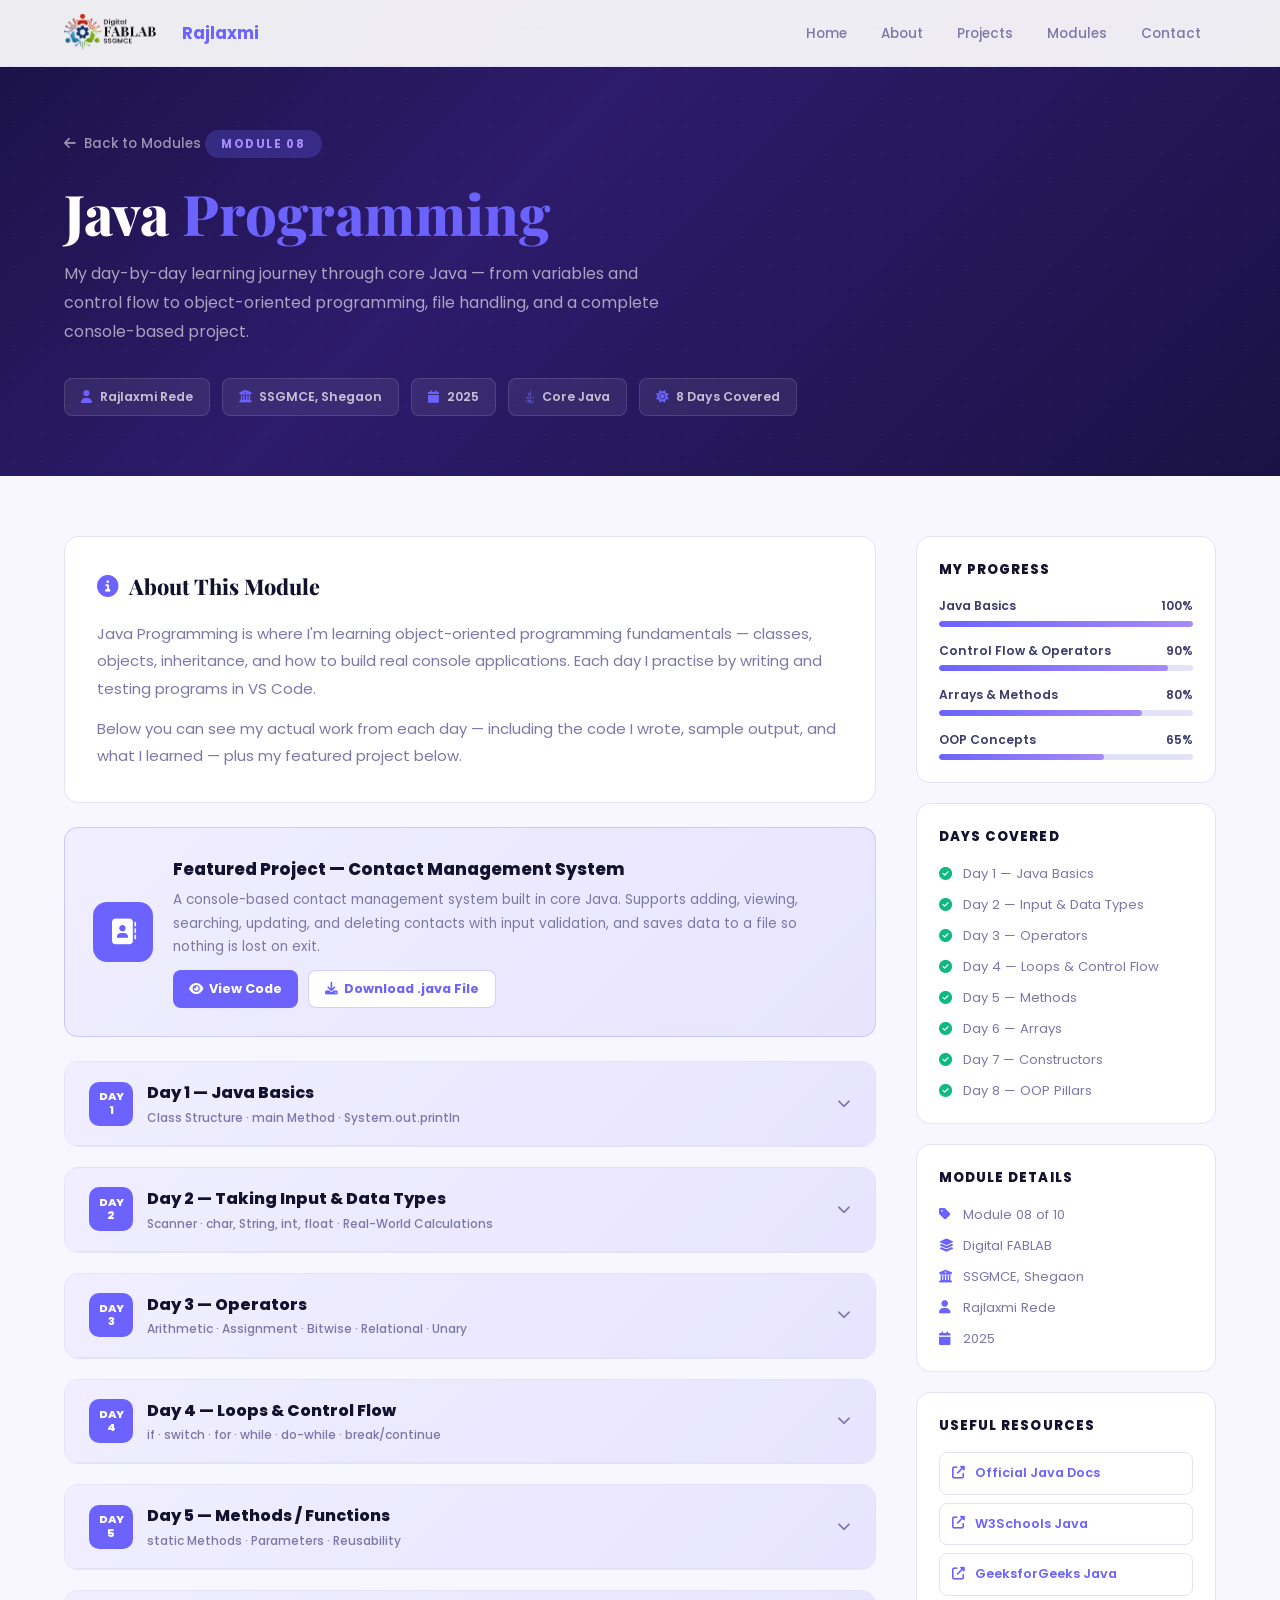
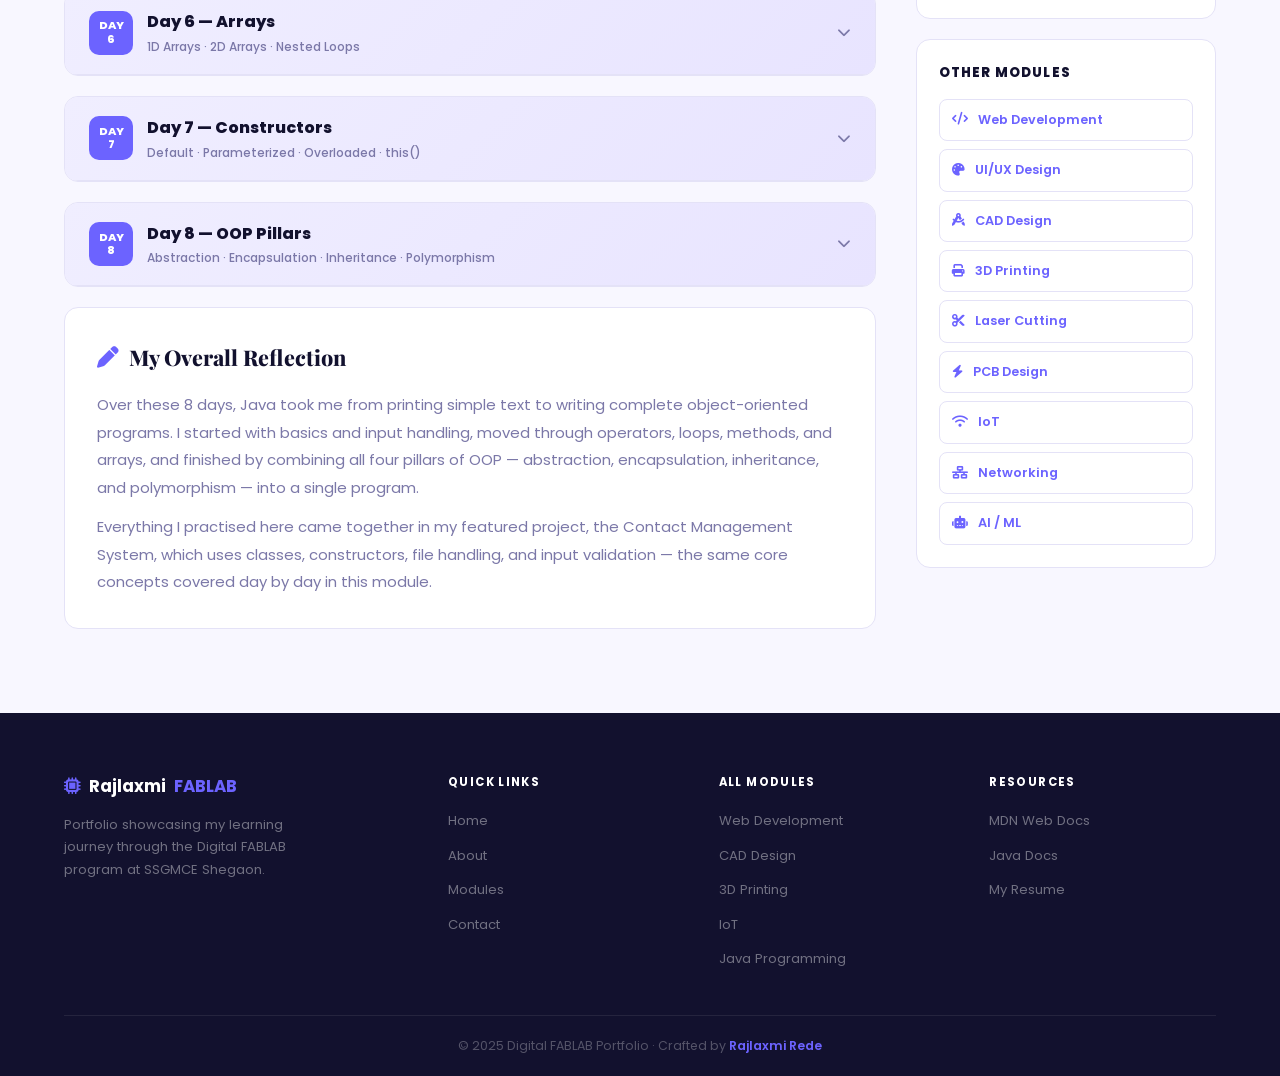
<file: java_programming.html>
<!DOCTYPE html>
<html lang="en">
<head>
  <meta charset="UTF-8"/>
  <meta name="viewport" content="width=device-width, initial-scale=1.0"/>
  <title>Java Programming — Rajlaxmi Rede</title>
  <link rel="stylesheet" href="style.css"/>
  <link rel="stylesheet" href="https://cdnjs.cloudflare.com/ajax/libs/font-awesome/6.5.0/css/all.min.css"/>
  <style>

    /* ── PAGE HERO ── */
    .mod-hero {
      padding: 130px 0 60px;
      background: linear-gradient(135deg,#1a1245 0%,#2d1b6b 40%,#1a1245 100%);
      position: relative; overflow: hidden;
    }
    .mod-hero::before {
      content:''; position:absolute; inset:0;
      background-image: radial-gradient(rgba(255,255,255,0.04) 1px, transparent 1px);
      background-size: 28px 28px;
    }
    .mod-hero .inner {
      position:relative; z-index:1;
      max-width:1200px; margin:0 auto; padding:0 24px;
    }
    .back-link {
      display:inline-flex; align-items:center; gap:8px;
      color:rgba(255,255,255,0.55); font-size:0.84rem; font-weight:500;
      margin-bottom:28px; transition:color 0.2s; text-decoration:none;
    }
    .back-link:hover { color:#fff; }
    .mod-page-tag {
      display:inline-block; padding:5px 16px; border-radius:100px;
      background:rgba(108,99,255,0.25); color:#a78bfa;
      font-size:0.72rem; font-weight:700; letter-spacing:0.14em;
      text-transform:uppercase; margin-bottom:16px;
    }
    .mod-page-title {
      font-family:'Playfair Display',serif;
      font-size:clamp(2rem,5vw,3.5rem);
      font-weight:800; color:#fff; line-height:1.1; margin-bottom:16px;
    }
    .mod-page-title span { color:#6c63ff; }
    .mod-page-desc {
      font-size:1rem; color:rgba(255,255,255,0.6);
      line-height:1.8; max-width:600px; margin-bottom:32px;
    }
    .mod-meta { display:flex; flex-wrap:wrap; gap:12px; }
    .mod-meta-item {
      display:flex; align-items:center; gap:8px;
      background:rgba(255,255,255,0.07); border:1px solid rgba(255,255,255,0.12);
      padding:8px 16px; border-radius:8px;
      font-size:0.78rem; font-weight:600; color:rgba(255,255,255,0.7);
    }
    .mod-meta-item i { color:#6c63ff; }

    /* ── CONTENT LAYOUT ── */
    .mod-content { padding:60px 0; background:var(--bg); }
    .mod-content .inner {
      max-width:1200px; margin:0 auto; padding:0 24px;
      display:grid; grid-template-columns:1fr 300px; gap:40px; align-items:start;
    }

    /* ── CONTENT BLOCKS ── */
    .content-block {
      background:var(--white); border:1px solid var(--border);
      border-radius:var(--r); padding:32px; margin-bottom:24px;
    }
    .content-block h2 {
      font-family:'Playfair Display',serif;
      font-size:1.35rem; font-weight:800; color:var(--dark);
      margin-bottom:16px; display:flex; align-items:center; gap:10px;
    }
    .content-block h2 i { color:#6c63ff; }
    .content-block p {
      font-size:0.93rem; color:var(--muted); line-height:1.85; margin-bottom:12px;
    }
    .content-block p:last-child { margin-bottom:0; }

    /* ── FEATURED PROJECT ── */
    .feat-project {
      background:linear-gradient(135deg,#f0eeff,#e8e4ff);
      border:1px solid rgba(108,99,255,0.25);
      border-radius:var(--r); padding:28px; margin-bottom:24px;
      display:flex; align-items:center; gap:20px; flex-wrap:wrap;
    }
    .feat-project-icon {
      width:60px; height:60px; border-radius:14px;
      background:#6c63ff; color:#fff;
      display:flex; align-items:center; justify-content:center;
      font-size:1.6rem; flex-shrink:0;
    }
    .feat-project-body { flex:1; min-width:220px; }
    .feat-project-body h3 { font-size:1.05rem; font-weight:800; color:var(--dark); margin-bottom:6px; }
    .feat-project-body p { font-size:0.85rem; color:var(--muted); line-height:1.7; margin-bottom:12px; }
    .feat-project-links { display:flex; gap:10px; flex-wrap:wrap; }
    .feat-project-links a {
      display:inline-flex; align-items:center; gap:6px;
      padding:8px 16px; border-radius:8px; font-size:0.8rem; font-weight:700;
      text-decoration:none; transition:0.2s;
    }
    .feat-btn-primary { background:#6c63ff; color:#fff; }
    .feat-btn-primary:hover { background:#554fd8; }
    .feat-btn-secondary { background:#fff; color:#6c63ff; border:1px solid rgba(108,99,255,0.3); }
    .feat-btn-secondary:hover { background:var(--primary-l); }

    /* ── DAY CARDS ── */
    .day-card {
      background:var(--white); border:1px solid var(--border);
      border-radius:var(--r); margin-bottom:20px; overflow:hidden;
    }
    .day-header {
      display:flex; align-items:center; gap:14px;
      padding:18px 24px;
      background:linear-gradient(135deg,#f0eeff,#e8e4ff);
      border-bottom:1px solid var(--border);
      cursor:pointer; transition:background 0.2s;
      user-select:none;
    }
    .day-header:hover { background:linear-gradient(135deg,#e4dfff,#d8d0ff); }
    .day-badge {
      width:44px; height:44px; border-radius:10px;
      background:#6c63ff; color:#fff;
      display:flex; align-items:center; justify-content:center;
      font-size:0.7rem; font-weight:800; flex-shrink:0;
      text-align:center; line-height:1.2;
    }
    .day-title-wrap { flex:1; }
    .day-title { font-size:1rem; font-weight:800; color:var(--dark); margin-bottom:2px; }
    .day-subtitle { font-size:0.75rem; color:var(--muted); font-weight:500; }
    .day-arrow { color:var(--muted); font-size:0.85rem; transition:transform 0.3s; flex-shrink:0; }
    .day-header.open .day-arrow { transform:rotate(180deg); }

    .day-body {
      max-height:0; overflow:hidden;
      transition:max-height 0.45s ease, padding 0.3s;
      padding:0 28px;
    }
    .day-body.open { max-height:6000px; padding:28px; }

    /* ── CODE BOX ── */
    .code-box {
      background:#1e1d3f; border-radius:10px;
      padding:18px 22px; margin:14px 0;
      overflow-x:auto; border:1px solid rgba(108,99,255,0.25);
    }
    .code-label {
      font-family:'Courier New',monospace;
      font-size:0.65rem; color:#a78bfa;
      font-weight:700; letter-spacing:0.1em;
      text-transform:uppercase; margin-bottom:8px;
    }
    .code-box pre {
      font-family:'Courier New',monospace;
      font-size:0.78rem; color:#c9d1d9;
      white-space:pre-wrap; word-break:break-word; margin:0;
    }

    /* ── RESULT PREVIEW ── */
    .result-box {
      background:#f8f7ff; border:2px solid var(--border);
      border-radius:10px; padding:18px; margin:14px 0;
    }
    .result-label {
      font-size:0.68rem; font-weight:800; letter-spacing:0.1em;
      text-transform:uppercase; color:#6c63ff; margin-bottom:12px;
      display:flex; align-items:center; gap:6px;
    }
    .console-box {
      background:#0e0e1a; color:#8fffb0;
      font-family:'Courier New',monospace; font-size:0.8rem;
      padding:14px 18px; border-radius:8px; white-space:pre-wrap;
    }

    /* topic list */
    .topic-item {
      display:flex; align-items:center; gap:10px;
      font-size:0.87rem; color:var(--muted); margin-bottom:8px;
    }
    .topic-item i { color:#6c63ff; flex-shrink:0; }

    /* ── SIDEBAR ── */
    .sidebar-card {
      background:var(--white); border:1px solid var(--border);
      border-radius:var(--r); padding:22px; margin-bottom:20px;
    }
    .sidebar-card h3 {
      font-size:0.82rem; font-weight:800; color:var(--dark);
      text-transform:uppercase; letter-spacing:0.08em; margin-bottom:16px;
    }
    .progress-item { margin-bottom:14px; }
    .progress-item:last-child { margin-bottom:0; }
    .progress-label {
      display:flex; justify-content:space-between;
      font-size:0.76rem; font-weight:600; color:var(--text); margin-bottom:5px;
    }
    .progress-bar { height:6px; background:var(--border); border-radius:100px; overflow:hidden; }
    .progress-fill {
      height:100%; border-radius:100px;
      background:linear-gradient(90deg,#6c63ff,#a78bfa);
    }
    .res-link {
      display:flex; align-items:center; gap:10px;
      padding:10px 12px; border-radius:var(--r-sm);
      border:1px solid var(--border); font-size:0.8rem; font-weight:600;
      color:#6c63ff; text-decoration:none; transition:var(--tr); margin-bottom:8px;
    }
    .res-link:last-child { margin-bottom:0; }
    .res-link:hover { background:var(--primary-l); border-color:rgba(108,99,255,0.3); }
    .detail-item {
      display:flex; align-items:center; gap:10px;
      font-size:0.82rem; color:var(--muted); margin-bottom:10px;
    }
    .detail-item:last-child { margin-bottom:0; }
    .detail-item i { color:#6c63ff; width:14px; }

    /* ── RESPONSIVE ── */
    @media(max-width:900px) {
      .mod-content .inner { grid-template-columns:1fr; }
      .mod-sidebar { order:-1; }
      .day-body.open { padding:18px; }
    }
  </style>
</head>
<body>

  <!-- ── NAVBAR ── -->
  <nav class="navbar" id="navbar">
    <div class="nav-container">
      <a href="index.html" class="nav-logo">
  <img src="./Fablab logo black.png" alt="FabLab Logo" class="logo-img"/>
  Rajlaxmi 
</a>
      <ul class="nav-menu" id="navMenu">
        <li><a href="index.html#home"     class="nav-link">Home</a></li>
        <li><a href="index.html#about"    class="nav-link">About</a></li>
        <li><a href="index.html#projects" class="nav-link">Projects</a></li>
        <li><a href="index.html#modules"  class="nav-link">Modules</a></li>
        <li><a href="index.html#contact"  class="nav-link">Contact</a></li>
      </ul>
      <button class="hamburger" id="hamburger">
        <span></span><span></span><span></span>
      </button>
    </div>
  </nav>

  <!-- ── HERO ── -->
  <div class="mod-hero">
    <div class="inner">
      <a href="index.html#modules" class="back-link">
        <i class="fas fa-arrow-left"></i> Back to Modules
      </a>
      <p class="mod-page-tag">Module 08</p>
      <h1 class="mod-page-title">Java <span>Programming</span></h1>
      <p class="mod-page-desc">
        My day-by-day learning journey through core Java — from variables and
        control flow to object-oriented programming, file handling, and a
        complete console-based project.
      </p>
      <div class="mod-meta">
        <div class="mod-meta-item"><i class="fas fa-user"></i> Rajlaxmi Rede</div>
        <div class="mod-meta-item"><i class="fas fa-university"></i> SSGMCE, Shegaon</div>
        <div class="mod-meta-item"><i class="fas fa-calendar"></i> 2025</div>
        <div class="mod-meta-item"><i class="fab fa-java"></i> Core Java</div>
        <div class="mod-meta-item"><i class="fas fa-sun"></i> 8 Days Covered</div>
      </div>
    </div>
  </div>

  <!-- ── CONTENT ── -->
  <div class="mod-content">
    <div class="inner">

      <!-- MAIN -->
      <div class="mod-main">

        <div class="content-block fade-up">
          <h2><i class="fas fa-info-circle"></i> About This Module</h2>
          <p>
            Java Programming is where I'm learning object-oriented programming
            fundamentals — classes, objects, inheritance, and how to build
            real console applications. Each day I practise by writing and
            testing programs in VS Code.
          </p>
          <p>
            Below you can see my actual work from each day — including the
            code I wrote, sample output, and what I learned — plus my
            featured project below.
          </p>
        </div>

        <!-- FEATURED PROJECT -->
        <div class="feat-project fade-up">
          <div class="feat-project-icon"><i class="fas fa-address-book"></i></div>
          <div class="feat-project-body">
            <h3>Featured Project — Contact Management System</h3>
            <p>
              A console-based contact management system built in core Java.
              Supports adding, viewing, searching, updating, and deleting
              contacts with input validation, and saves data to a file so
              nothing is lost on exit.
            </p>
            <div class="feat-project-links">
              <a href="ContactManagementSystem.java" target="_blank" class="feat-btn-primary">
                <i class="fas fa-eye"></i> View Code
              </a>
              <a href="ContactManagementSystem.java" download class="feat-btn-secondary">
                <i class="fas fa-download"></i> Download .java File
              </a>
            </div>
          </div>
        </div>

        <!-- DAY 1 -->
        <div class="day-card fade-up d1">
          <div class="day-header" onclick="toggleDay(this)">
            <div class="day-badge">DAY<br>1</div>
            <div class="day-title-wrap">
              <div class="day-title">Day 1 — Java Basics</div>
              <div class="day-subtitle">Class Structure · main Method · System.out.println</div>
            </div>
            <i class="fas fa-chevron-down day-arrow"></i>
          </div>
          <div class="day-body">
            <div style="margin-bottom:16px;">
              <div class="topic-item"><i class="fas fa-check-circle"></i> Basic structure of a Java class</div>
              <div class="topic-item"><i class="fas fa-check-circle"></i> The main method — entry point of a Java program</div>
              <div class="topic-item"><i class="fas fa-check-circle"></i> Printing output using System.out.println</div>
              <div class="topic-item"><i class="fas fa-check-circle"></i> Compiling and running a Java file (javac and java)</div>
            </div>

            <p style="font-weight:700;color:var(--dark);margin-bottom:10px;">👋 Mini Project 1 — Demo.java</p>
            <div class="code-box">
              <div class="code-label">My Java Code</div>
              <pre>class Demo{
    public static void main(String [] args){
        System.out.println("Hello World!!");
        System.out.println("fablab ppl");  
        System.out.println("Rajlaxmi"); 
        System.out.println("SSGMCE"); 
        System.out.println("Information Technology");  
        System.out.println("Amravati");
        System.out.println("fablab ppl");          
    }
}</pre>
            </div>
            <div class="result-box">
              <div class="result-label"><i class="fas fa-terminal"></i> Sample Output</div>
              <div class="console-box">Hello World!!
fablab ppl
Rajlaxmi
SSGMCE
Information Technology
Amravati
fablab ppl</div>
            </div>

            <p style="font-weight:700;color:var(--dark);margin:18px 0 10px;">⭐ Mini Project 2 — home1.java (Star Pattern)</p>
            <div class="code-box">
              <div class="code-label">My Java Code</div>
              <pre>class home1{
    public static void main (String args[]){
        System.out.println("*");
        System.out.println("**");
        System.out.println("***");
        System.out.println("****");
        System.out.println("*****");
        System.out.println("******");
    }
}</pre>
            </div>
            <div class="result-box">
              <div class="result-label"><i class="fas fa-terminal"></i> Sample Output</div>
              <div class="console-box">*
**
***
****
*****
******</div>
            </div>

            <p style="font-size:0.86rem;color:var(--muted);font-style:italic;margin-top:8px;">
              💡 <b>What I learned:</b> How a Java program is structured with a class and
              a main method, how System.out.println prints output line by line, and how
              to compile a .java file with javac and run it with java.
            </p>
          </div>
        </div>

        <!-- DAY 2 -->
        <div class="day-card fade-up">
          <div class="day-header" onclick="toggleDay(this)">
            <div class="day-badge">DAY<br>2</div>
            <div class="day-title-wrap">
              <div class="day-title">Day 2 — Taking Input & Data Types</div>
              <div class="day-subtitle">Scanner · char, String, int, float · Real-World Calculations</div>
            </div>
            <i class="fas fa-chevron-down day-arrow"></i>
          </div>
          <div class="day-body">
            <div style="margin-bottom:16px;">
              <div class="topic-item"><i class="fas fa-check-circle"></i> Reading different data types with Scanner — next(), nextInt(), nextFloat()</div>
              <div class="topic-item"><i class="fas fa-check-circle"></i> charAt() to extract a single character from input</div>
              <div class="topic-item"><i class="fas fa-check-circle"></i> Using variables in real formulas — percentage, simple interest</div>
              <div class="topic-item"><i class="fas fa-check-circle"></i> Printing multiple pieces of personal data cleanly</div>
            </div>

            <p style="font-weight:700;color:var(--dark);margin-bottom:10px;">📋 Mini Project 1 — Reading Basic Details (Day2.java)</p>
            <div class="code-box">
              <div class="code-label">My Java Code</div>
              <pre>import java.util.*;
class Day2{
    public static void main(String[] args){
        Scanner sc = new Scanner(System.in);
        
        System.out.println( "enter your name");
        char N = sc.next().charAt(1);
        System.out.println("Name : " +N);

        System.out.println( "enter your name");
        String x = sc.next();
        System.out.println("Name : " +x);

        System.out.println( "enter your age");
        int y = sc.nextInt();
        System.out.println(+y);

        System.out.println( "enter your wieght");
        float z = sc.nextFloat();
        System.out.println(+z);

    }
 }</pre>
            </div>

            <p style="font-weight:700;color:var(--dark);margin:18px 0 10px;">🧮 Mini Project 2 — Percentage, Simple Interest, Square & Cube (D2.java)</p>
            <div class="code-box">
              <div class="code-label">My Java Code</div>
              <pre>class D1{
    public static void main(String[] args){
    Scanner sc = new Scanner(System.in);
// print percentage of a student
    System.out.println("enter your total obtain marks: ");
    float x = sc.nextFloat();
    float per = (x/600) * 100 ;
    System.out.println("Your percentage: " +per);

//calculte simple intrest
    System.out.println("enter values of P");
    float p = sc.nextFloat();
    System.out.println("enter values of N");
    float n = sc.nextFloat();
    System.out.println("enter values of R");
    float r = sc.nextFloat();

    float si = (p * n * r) / 100 ;
    System.out.println("Simple intrest: " +si);

// find square and cube of a number
    System.out.println("enter a number: ");
    int num = sc.nextInt();
    int sq = num*num;
    int cube = num*num*num ;
    System.out.println("Square of a number: " +sq);
    System.out.println("Cube of a number: " +cube);
    }
}</pre>
            </div>

            <p style="font-weight:700;color:var(--dark);margin:18px 0 10px;">📇 Mini Project 3 — Biodata</p>
            <div class="code-box">
              <div class="code-label">My Java Code</div>
              <pre>class biodata{
    public static void main(String[] args){
        
        System.out.println("Name        : Rajlaxmi Rede");
        System.out.println("Age         : 18");
        System.out.println("Gender      : Female");
        System.out.println("Course      : B.E. Information Technology");
        System.out.println("College     : SSGMCE");
        System.out.println("City        : Amravati");
        System.out.println("State       : Maharashtra");
        System.out.println("Hobbies     : Traveling, Listening to Music, Learning New Skills");
        System.out.println("Goal        : Become a Web Developer");
        
    }
}</pre>
            </div>

            <p style="font-size:0.86rem;color:var(--muted);font-style:italic;margin-top:8px;">
              💡 <b>What I learned:</b> How to take different types of input using Scanner,
              the difference between char, String, int and float, and how to use variables
              together in real formulas like percentage and simple interest.
            </p>
          </div>
        </div>

        <!-- DAY 3 -->
        <div class="day-card fade-up d1">
          <div class="day-header" onclick="toggleDay(this)">
            <div class="day-badge">DAY<br>3</div>
            <div class="day-title-wrap">
              <div class="day-title">Day 3 — Operators</div>
              <div class="day-subtitle">Arithmetic · Assignment · Bitwise · Relational · Unary</div>
            </div>
            <i class="fas fa-chevron-down day-arrow"></i>
          </div>
          <div class="day-body">
            <div style="margin-bottom:16px;">
              <div class="topic-item"><i class="fas fa-check-circle"></i> Arithmetic operators — +, -, *, /</div>
              <div class="topic-item"><i class="fas fa-check-circle"></i> Assignment operators — +=, -=</div>
              <div class="topic-item"><i class="fas fa-check-circle"></i> Bitwise operators — & (AND), | (OR)</div>
              <div class="topic-item"><i class="fas fa-check-circle"></i> Relational operators — ==, !=, &lt;=, &gt;=</div>
              <div class="topic-item"><i class="fas fa-check-circle"></i> Unary operators — pre/post increment and decrement</div>
            </div>

            <p style="font-weight:700;color:var(--dark);margin-bottom:10px;">➕ Arithmetic Operators</p>
            <div class="code-box">
              <div class="code-label">My Java Code</div>
              <pre>class ArithmaticOperator{
    public static void main(String[] args){
        int a = 2, b = 3 ;
        System.out.println("Addition = "+(a+b));
        System.out.println("Subtraction = "+(a-b));
        System.out.println("Multiplication = "+(a*b));
        System.out.println("Division = "+(a/b));
    }
}</pre>
            </div>
            <div class="result-box">
              <div class="result-label"><i class="fas fa-terminal"></i> Sample Output</div>
              <div class="console-box">Addition = 5
Subtraction = -1
Multiplication = 6
Division = 0</div>
            </div>

            <p style="font-weight:700;color:var(--dark);margin:18px 0 10px;">🔁 Assignment Operators</p>
            <div class="code-box">
              <div class="code-label">My Java Code</div>
              <pre>class AssignmentOperator{
    public static void main(String[] args){
     int a=10;
     System.out.println(a);
     a+=5;
     System.out.println("After = "+a);
     a -=3;
     System.out.println("After ="+a);
    }
}</pre>
            </div>
            <div class="result-box">
              <div class="result-label"><i class="fas fa-terminal"></i> Sample Output</div>
              <div class="console-box">10
After = 15
After =12</div>
            </div>

            <p style="font-weight:700;color:var(--dark);margin:18px 0 10px;">🔢 Bitwise Operators</p>
            <div class="code-box">
              <div class="code-label">My Java Code</div>
              <pre>class BitwiseOperator{
    public static void main(String[] args){
    int a = 5, b = 3, c = 9, d = 4;
    System.out.println(a&b);
    System.out.println(a|b);
    System.out.println(c&d);
    System.out.println(c|d);
    }
}</pre>
            </div>

            <p style="font-weight:700;color:var(--dark);margin:18px 0 10px;">⚖️ Relational Operators</p>
            <div class="code-box">
              <div class="code-label">My Java Code</div>
              <pre>class RelationalOperator{
    public static void main(String[] args){
        int a = 10, b = 5;
        System.out.println(a == b);
        System.out.println(a != b);
        System.out.println(a <= b);
        System.out.println(a >= b);
    }
}</pre>
            </div>
            <div class="result-box">
              <div class="result-label"><i class="fas fa-terminal"></i> Sample Output</div>
              <div class="console-box">false
true
false
true</div>
            </div>

            <p style="font-weight:700;color:var(--dark);margin:18px 0 10px;">🔼 Unary Operators</p>
            <div class="code-box">
              <div class="code-label">My Java Code</div>
              <pre>class UnaryOperator{
    public static void main(String[] args){
     int a = 5 , x, y;
     y = a++ ;
     System.out.println("After ++ : "+y);
     y = a-- ;
     System.out.println("After -- : "+y);
     x = ++a ;
     System.out.println("After ++a : "+x);
     x = --a ;
     System.out.println("After --a : "+x);
    }
}</pre>
            </div>
            <div class="result-box">
              <div class="result-label"><i class="fas fa-terminal"></i> Sample Output</div>
              <div class="console-box">After ++ : 5
After -- : 6
After ++a : 6
After --a : 5</div>
            </div>
            <p style="font-size:0.82rem;color:var(--muted);margin:8px 0 0;">Post-increment (a++) uses the value before adding 1, while pre-increment (++a) adds 1 first, then uses the new value.</p>

            <p style="font-size:0.86rem;color:var(--muted);font-style:italic;margin-top:8px;">
              💡 <b>What I learned:</b> The five main operator categories in Java —
              arithmetic for calculations, assignment as shortcuts, bitwise for binary
              logic, relational for comparisons, and unary for quick increment/decrement,
              including the difference between pre and post versions.
            </p>
          </div>
        </div>

        <!-- DAY 4 -->
        <div class="day-card fade-up">
          <div class="day-header" onclick="toggleDay(this)">
            <div class="day-badge">DAY<br>4</div>
            <div class="day-title-wrap">
              <div class="day-title">Day 4 — Loops & Control Flow</div>
              <div class="day-subtitle">if · switch · for · while · do-while · break/continue</div>
            </div>
            <i class="fas fa-chevron-down day-arrow"></i>
          </div>
          <div class="day-body">
            <div style="margin-bottom:16px;">
              <div class="topic-item"><i class="fas fa-check-circle"></i> if, if-else-if, and nested if conditions</div>
              <div class="topic-item"><i class="fas fa-check-circle"></i> switch statement as an alternative to many if-else checks</div>
              <div class="topic-item"><i class="fas fa-check-circle"></i> for, while, and do-while loops</div>
              <div class="topic-item"><i class="fas fa-check-circle"></i> break and continue inside loops</div>
              <div class="topic-item"><i class="fas fa-check-circle"></i> Nested loops for printing star patterns</div>
            </div>

            <p style="font-weight:700;color:var(--dark);margin-bottom:10px;">🗳️ if Statement — Voting Eligibility</p>
            <div class="code-box">
              <div class="code-label">My Java Code</div>
              <pre>class If{
    public static void main(String[]args){
        int age = 2 ;
        if(age >= 18){
            System.out.println("Your are eligible for voting.");
        }
    }
}</pre>
            </div>
            <p style="font-size:0.82rem;color:var(--muted);margin:8px 0 0;">Since age is 2, nothing prints — the condition is false.</p>

            <p style="font-weight:700;color:var(--dark);margin:18px 0 10px;">🎓 if-else-if — Grading System</p>
            <div class="code-box">
              <div class="code-label">My Java Code</div>
              <pre>class IfElseIf{
    public static void main(String[] args){
        int score = 80 ;
        if(score >=90){
            System.out.println("Grade A");
        }
        else if(score >= 70){
             System.out.println("Grade B");
        }
        else{
             System.out.println("Grade C");
        }
    }
}</pre>
            </div>
            <div class="result-box">
              <div class="result-label"><i class="fas fa-terminal"></i> Sample Output</div>
              <div class="console-box">Grade B</div>
            </div>

            <p style="font-weight:700;color:var(--dark);margin:18px 0 10px;">🚗 Nested if — Driving Eligibility</p>
            <div class="code-box">
              <div class="code-label">My Java Code</div>
              <pre>public class NestedIf {
    public static void main(String[] args) {
        int age = 20;
        boolean hasLicense = true;

        if (age >= 18) {
            if (hasLicense) {
                System.out.println("You can drive.");
            }
        }
    }
}</pre>
            </div>
            <div class="result-box">
              <div class="result-label"><i class="fas fa-terminal"></i> Sample Output</div>
              <div class="console-box">You can drive.</div>
            </div>

            <p style="font-weight:700;color:var(--dark);margin:18px 0 10px;">📅 switch Statement — Day of Week</p>
            <div class="code-box">
              <div class="code-label">My Java Code</div>
              <pre>class Switch{
    public static void main (String []args){
        int day = 9 ;
        switch (day) {
            case 1: System.out.println("Monday"); break;
            case 2: System.out.println("Tuesday"); break;
            case 3: System.out.println("Wednesday"); break;
            case 4: System.out.println("Thursday"); break;
            case 5: System.out.println("Friday"); break;
            case 6: System.out.println("Saturday"); break;
            case 7: System.out.println("Sunday"); break;
            default: System.out.println("Invalid Day");
        }
    }
}</pre>
            </div>
            <div class="result-box">
              <div class="result-label"><i class="fas fa-terminal"></i> Sample Output</div>
              <div class="console-box">Invalid Day</div>
            </div>
            <p style="font-size:0.82rem;color:var(--muted);margin:8px 0 0;">day = 9 doesn't match any case (1-7), so it falls through to default.</p>

            <p style="font-weight:700;color:var(--dark);margin:18px 0 10px;">🔁 for Loop — Star Pattern</p>
            <div class="code-box">
              <div class="code-label">My Java Code</div>
              <pre>class For{
    public static void main(String[]args){
        for(int i = 1; i<=5; i++){
            for (int j=1; j<=i; j++){
                System.out.print("* ");
            }
            System.out.println();
        }
    }
}</pre>
            </div>
            <div class="result-box">
              <div class="result-label"><i class="fas fa-terminal"></i> Sample Output</div>
              <div class="console-box">* 
* * 
* * * 
* * * * 
* * * * *</div>
            </div>

            <p style="font-weight:700;color:var(--dark);margin:18px 0 10px;">🔺 More Pattern Practice (Homework)</p>
            <div class="code-box">
              <div class="code-label">My Java Code — Reversed Pyramid</div>
              <pre>for(int i = 1; i<=5; i++){
    for (int j=i; j<=5; j++){
        System.out.print("* ");
    }
    System.out.println();
}
// Output:
// * * * * * 
// * * * * 
// * * * 
// * * 
// *</pre>
            </div>
            <div class="code-box">
              <div class="code-label">My Java Code — Right-Aligned Pyramid</div>
              <pre>for(int i = 1; i<=5; i++){
    for (int j = 5; j > i; j--) {
        System.out.print("  ");
    }
    for (int j=1; j<=i; j++){
        System.out.print("* ");
    }
    System.out.println();
}
// Output:
//         * 
//       * * 
//     * * * 
//   * * * * 
// * * * * *</pre>
            </div>

            <p style="font-weight:700;color:var(--dark);margin:18px 0 10px;">🔂 while Loop</p>
            <div class="code-box">
              <div class="code-label">My Java Code</div>
              <pre>class While{
    public static void main(String[] args) {
    int i = 1;
    while (i <= 5) {
      System.out.println("Count: " + i);
      i++;
    }
  }
}</pre>
            </div>
            <div class="result-box">
              <div class="result-label"><i class="fas fa-terminal"></i> Sample Output</div>
              <div class="console-box">Count: 1
Count: 2
Count: 3
Count: 4
Count: 5</div>
            </div>

            <p style="font-weight:700;color:var(--dark);margin:18px 0 10px;">🔁 do-while Loop</p>
            <div class="code-box">
              <div class="code-label">My Java Code</div>
              <pre>class DoWhile{
    public static void main(String[] args) {
    int i = 5;
    do{
       System.out.println("Count: " + i);
      i++;  
    }
    while (i <= 1); 
  }
}</pre>
            </div>
            <div class="result-box">
              <div class="result-label"><i class="fas fa-terminal"></i> Sample Output</div>
              <div class="console-box">Count: 5</div>
            </div>
            <p style="font-size:0.82rem;color:var(--muted);margin:8px 0 0;">Even though i=5 fails the condition, do-while always runs the body once before checking — unlike a regular while loop.</p>

            <p style="font-weight:700;color:var(--dark);margin:18px 0 10px;">⏭️ break & continue</p>
            <div class="code-box">
              <div class="code-label">My Java Code</div>
              <pre>public class BreakANDContinue {
  public static void main(String[] args) {
    for (int i = 1; i <= 20; i++) {
      if (i == 8) {
        continue;
      }
      if (i == 20) {
       break;
      }
      System.out.println("i = " + i);
    }
  }
}</pre>
            </div>
            <p style="font-size:0.82rem;color:var(--muted);margin:8px 0 0;">i = 8 is skipped by continue, and the loop stops completely before printing i = 20 because of break.</p>

            <p style="font-size:0.86rem;color:var(--muted);font-style:italic;margin-top:8px;">
              💡 <b>What I learned:</b> How different control flow tools fit different
              jobs — if/switch for decisions, for/while/do-while for repetition, and
              break/continue for controlling a loop's flow from inside. Also practised
              printing patterns using nested loops.
            </p>
          </div>
        </div>

        <!-- DAY 5 -->
        <div class="day-card fade-up d1">
          <div class="day-header" onclick="toggleDay(this)">
            <div class="day-badge">DAY<br>5</div>
            <div class="day-title-wrap">
              <div class="day-title">Day 5 — Methods / Functions</div>
              <div class="day-subtitle">static Methods · Parameters · Reusability</div>
            </div>
            <i class="fas fa-chevron-down day-arrow"></i>
          </div>
          <div class="day-body">
            <div style="margin-bottom:16px;">
              <div class="topic-item"><i class="fas fa-check-circle"></i> Defining static methods with parameters</div>
              <div class="topic-item"><i class="fas fa-check-circle"></i> Calling methods from main</div>
              <div class="topic-item"><i class="fas fa-check-circle"></i> Breaking a program into reusable pieces</div>
            </div>

            <p style="font-weight:700;color:var(--dark);margin-bottom:10px;">🧩 Mini Project — Simple Math Functions</p>
            <div class="code-box">
              <div class="code-label">My Java Code</div>
              <pre>class Day5{
    
    static void add(int a, int b){
        System.out.println(a+b);
    }
    static void sub(int a, int b){
        System.out.println(a-b);
    }
    static void square(int a){
        System.out.println(a*a);
    }
    static void cube(int a){
        System.out.println(a*a*a);
    }

    public static void main(String[]args){
        add(4,9);
        sub(9,4);
        square(3);
        cube(3);
     }
     
}</pre>
            </div>
            <div class="result-box">
              <div class="result-label"><i class="fas fa-terminal"></i> Sample Output</div>
              <div class="console-box">13
5
9
27</div>
            </div>

            <p style="font-size:0.86rem;color:var(--muted);font-style:italic;margin-top:8px;">
              💡 <b>What I learned:</b> How to define methods that take parameters and
              perform a specific task, and how breaking logic into small functions
              (add, sub, square, cube) keeps code organized and reusable.
            </p>
          </div>
        </div>

        <!-- DAY 6 -->
        <div class="day-card fade-up">
          <div class="day-header" onclick="toggleDay(this)">
            <div class="day-badge">DAY<br>6</div>
            <div class="day-title-wrap">
              <div class="day-title">Day 6 — Arrays</div>
              <div class="day-subtitle">1D Arrays · 2D Arrays · Nested Loops</div>
            </div>
            <i class="fas fa-chevron-down day-arrow"></i>
          </div>
          <div class="day-body">
            <div style="margin-bottom:16px;">
              <div class="topic-item"><i class="fas fa-check-circle"></i> Declaring and sizing arrays dynamically with Scanner</div>
              <div class="topic-item"><i class="fas fa-check-circle"></i> Storing and printing values with a for loop</div>
              <div class="topic-item"><i class="fas fa-check-circle"></i> 2D arrays — rows and columns</div>
              <div class="topic-item"><i class="fas fa-check-circle"></i> Nested for loops to traverse a 2D array</div>
            </div>

            <p style="font-weight:700;color:var(--dark);margin-bottom:10px;">📊 Mini Project 1 — 1D Array</p>
            <div class="code-box">
              <div class="code-label">My Java Code</div>
              <pre>import java.util.*;
public class Arrays {
    public static void main(String[] args) {
        Scanner sc = new Scanner(System.in);

        System.out.println("enter size: ");
        int size = sc.nextInt();

        int num[] = new int[size];

        //input 
        for(int i=0;i<size;i++){
            num[i]=sc.nextInt();
        }

        System.out.println("array is: ");
        for(int i=0;i<size;i++){
            System.out.println(num[i]);
        }

    }
    
}</pre>
            </div>

            <p style="font-weight:700;color:var(--dark);margin:18px 0 10px;">🔲 Mini Project 2 — 2D Array</p>
            <div class="code-box">
              <div class="code-label">My Java Code</div>
              <pre>import java.util.*;
public class Array2D {
    public static void main(String[] args) {
        Scanner sc = new Scanner(System.in);

        System.out.println("enter size: ");
        int row = sc.nextInt();
        int col = sc.nextInt();
        
        int num[][] = new int[row][col];

        //input 
        for(int i=0;i<row;i++){
            for(int j=0; j<col; j++){
            num[i][j]=sc.nextInt();
            }
        }

        System.out.println("array is: ");
        for(int i=0;i<row;i++){
            for(int j=0; j<col;j++){
            System.out.println(num[i][j]+"");
        }
    }

    }
    
}</pre>
            </div>

            <p style="font-weight:700;color:var(--dark);margin:18px 0 10px;">🧑‍🎓 Mini Project 3 — String Array (Homework5)</p>
            <div class="code-box">
              <div class="code-label">My Java Code</div>
              <pre>import java.util.*;
public class Homework5 {
    public static void main(String[] args) {
        Scanner sc = new Scanner (System.in);

        String name[] = new String["size"] ;
        System.out.println("enter size of string: ");
        int size = sc.nextInt();
        
        char Name1 = sc.next().CharAt();
        for(int i = 0; i<size; i++){
            System.out.println("Enter name: "+Name1);
        }

        System.out.println("array is: ");
        for(int i=0;i<size;i++){
            System.out.println(name[i]);
        }
        
    }
}</pre>
            </div>
            <p style="font-size:0.82rem;color:var(--muted);margin:8px 0 0;">⚠️ This one has two bugs that stop it from compiling: <code>new String["size"]</code> should be <code>new String[size]</code> (no quotes), and <code>.CharAt()</code> should be <code>.charAt(0)</code> — Java's charAt is lowercase and needs an index.</p>

            <p style="font-size:0.86rem;color:var(--muted);font-style:italic;margin-top:8px;">
              💡 <b>What I learned:</b> How to create arrays whose size is decided at
              runtime using Scanner, how to fill and print 1D and 2D arrays with loops,
              and how careful I need to be with exact method names and syntax — a small
              typo like CharAt() instead of charAt() stops the whole program from compiling.
            </p>
          </div>
        </div>

        <!-- DAY 7 -->
        <div class="day-card fade-up d1">
          <div class="day-header" onclick="toggleDay(this)">
            <div class="day-badge">DAY<br>7</div>
            <div class="day-title-wrap">
              <div class="day-title">Day 7 — Constructors</div>
              <div class="day-subtitle">Default · Parameterized · Overloaded · this()</div>
            </div>
            <i class="fas fa-chevron-down day-arrow"></i>
          </div>
          <div class="day-body">
            <div style="margin-bottom:16px;">
              <div class="topic-item"><i class="fas fa-check-circle"></i> Default constructors and initializing instance variables</div>
              <div class="topic-item"><i class="fas fa-check-circle"></i> Parameterized constructors — passing values at creation</div>
              <div class="topic-item"><i class="fas fa-check-circle"></i> Constructor overloading (multiple constructors)</div>
              <div class="topic-item"><i class="fas fa-check-circle"></i> Using this() to call one constructor from another</div>
            </div>

            <p style="font-weight:700;color:var(--dark);margin-bottom:10px;">🏗️ Mini Project 1 — Default Constructor</p>
            <div class="code-box">
              <div class="code-label">My Java Code</div>
              <pre>public class b {
    int a; String name;
    b(){
        a=0;
        name= null;
    }
    void show() {
        System.out.println(a+" "+name);
    }
}
class Constructor{
    public static void main(String[] args) {
        b r= new b();
        r.show();
    }
}</pre>
            </div>

            <p style="font-weight:700;color:var(--dark);margin:18px 0 10px;">🧱 Mini Project 2 — Default Constructor with Calculation</p>
            <div class="code-box">
              <div class="code-label">My Java Code</div>
              <pre>public  class Default {
   
    int a,b,c;
    Default(){
          a=10; b=20; c= a * b; 
    }
    void show() {
        System.out.println( a+" "+b+ " " +c);
    }
}
class DefaultConstructor{
    public static void main(String[] args) {
       Default r= new Default();
        r.show();
    }
}</pre>
            </div>
            <div class="result-box">
              <div class="result-label"><i class="fas fa-terminal"></i> Sample Output</div>
              <div class="console-box">10 20 200</div>
            </div>

            <p style="font-weight:700;color:var(--dark);margin:18px 0 10px;">🎯 Mini Project 3 — Parameterized Constructor</p>
            <div class="code-box">
              <div class="code-label">My Java Code</div>
              <pre>public class Parameterized{
    int x ,y;
    Parameterized (int a,int b){
        x=a; y=b;
    }
    void show(){
        System.out.println(x+" "+y);
    }
}
class Parameter{
    public static void main(String[] args) {
        Parameterized r = new Parameterized(10 , 20);
        r.show();
    }
}</pre>
            </div>
            <div class="result-box">
              <div class="result-label"><i class="fas fa-terminal"></i> Sample Output</div>
              <div class="console-box">10 20</div>
            </div>

            <p style="font-weight:700;color:var(--dark);margin:18px 0 10px;">🎓 Mini Project 4 — Student Class with Parameterized Constructor</p>
            <div class="code-box">
              <div class="code-label">My Java Code</div>
              <pre>public class Student {
    String name;
    int age;
    Student (String name, int age){
        this.name = name;
        this.age = age;
    }
    void display(){
        System.out.println(this.name);
    }
    public static void main(String[] args) {
         Student s1 = new Student("Raj", 18);
        s1.display();
    }
    
    }</pre>
            </div>
            <div class="result-box">
              <div class="result-label"><i class="fas fa-terminal"></i> Sample Output</div>
              <div class="console-box">Raj</div>
            </div>
            <p style="font-size:0.82rem;color:var(--muted);margin:8px 0 0;">this.name refers to the object's own field, separate from the constructor's name parameter — that's why "this" is needed here.</p>

            <p style="font-weight:700;color:var(--dark);margin:18px 0 10px;">🔗 Mini Project 5 — Calling a Constructor from Another (this())</p>
            <div class="code-box">
              <div class="code-label">My Java Code</div>
              <pre>public class CallConstructor {
    CallConstructor(){
        System.out.println("rajlaxmi");
    }
    CallConstructor(int a){
        this(); // this() calls the default constructor above, so "rajlaxmi" prints first
        System.out.println(a);
    }
    public static void main(String[] args) {
        CallConstructor r =  new CallConstructor(100);
    }
    
}</pre>
            </div>
            <div class="result-box">
              <div class="result-label"><i class="fas fa-terminal"></i> Sample Output</div>
              <div class="console-box">rajlaxmi
100</div>
            </div>

            <p style="font-size:0.86rem;color:var(--muted);font-style:italic;margin-top:8px;">
              💡 <b>What I learned:</b> The difference between default and parameterized
              constructors, how this.field distinguishes an object's own variable from a
              constructor parameter of the same name, and how this() lets one constructor
              call another so shared setup code isn't repeated.
            </p>
          </div>
        </div>

        <!-- DAY 8 -->
        <div class="day-card fade-up">
          <div class="day-header" onclick="toggleDay(this)">
            <div class="day-badge">DAY<br>8</div>
            <div class="day-title-wrap">
              <div class="day-title">Day 8 — OOP Pillars</div>
              <div class="day-subtitle">Abstraction · Encapsulation · Inheritance · Polymorphism</div>
            </div>
            <i class="fas fa-chevron-down day-arrow"></i>
          </div>
          <div class="day-body">
            <div style="margin-bottom:16px;">
              <div class="topic-item"><i class="fas fa-check-circle"></i> Classes & objects, brought together with all 4 pillars</div>
              <div class="topic-item"><i class="fas fa-check-circle"></i> Abstraction using abstract classes and interfaces</div>
              <div class="topic-item"><i class="fas fa-check-circle"></i> Encapsulation with private fields and getters/setters</div>
              <div class="topic-item"><i class="fas fa-check-circle"></i> Inheritance with extends and super()</div>
              <div class="topic-item"><i class="fas fa-check-circle"></i> Polymorphism — method overloading and overriding</div>
            </div>

            <p style="font-weight:700;color:var(--dark);margin-bottom:10px;">🎓 Classes & Objects — Student</p>
            <div class="code-box">
              <div class="code-label">My Java Code</div>
              <pre>class Student {
  String name;
  int age;

  Student() {
    System.out.println("Object Created");
  }

  void display() {
    System.out.println("Name : " + name);
    System.out.println("Age  : " + age);
  }
}

public class Main {
 public static void main(String[] args) {
  Student s1 = new Student();
  s1.name = "Rajlaxmi";
  s1.age = 20;
  s1.display();
 }
}</pre>
            </div>
            <div class="result-box">
              <div class="result-label"><i class="fas fa-terminal"></i> Sample Output</div>
              <div class="console-box">Object Created
Name : Rajlaxmi
Age  : 20</div>
            </div>

            <p style="font-weight:700;color:var(--dark);margin:18px 0 10px;">🔒 Encapsulation — private Fields with Getters/Setters</p>
            <div class="code-box">
              <div class="code-label">My Java Code</div>
              <pre>public class Encapsulation{
    private int value;
    public void setvalue(int value){
        this.value = value;
    }
    public int getvalue(){
        return value;
    }
}
class B1{
    public static void main(String[] args) {
       Encapsulation s = new Encapsulation();
        s.setvalue(10);
        System.out.println("value is: "+s.getvalue());
    }
}</pre>
            </div>
            <div class="result-box">
              <div class="result-label"><i class="fas fa-terminal"></i> Sample Output</div>
              <div class="console-box">value is: 10</div>
            </div>

            <p style="font-weight:700;color:var(--dark);margin:18px 0 10px;">🔐 Encapsulation Practice</p>
            <div class="code-box">
              <div class="code-label">My Java Code</div>
              <pre>public class En {
    private int value;
    public void setvalue(int value){
        this.value=value;
    }
    public int getvalue(){
        return value;
    }
}
class Main2{
    public static void main(String[] args) {
        En s = new En();
        s.setvalue(10);
        System.out.println("Value is"+s.getvalue());
    }
}</pre>
            </div>
            <div class="result-box">
              <div class="result-label"><i class="fas fa-terminal"></i> Sample Output</div>
              <div class="console-box">Value is10</div>
            </div>

            <p style="font-weight:700;color:var(--dark);margin:18px 0 10px;">🚙 Inheritance — Vehicle & Car</p>
            <div class="code-box">
              <div class="code-label">My Java Code</div>
              <pre>class Vehicle {
    Vehicle(String name) {
        System.out.println("Vehicle: " + name);
    }
}
 
class Car extends Vehicle {
    Car(String name) {
        super(name);
    }
}
 
public class Inheritance{
    public static void main(String[] args) {
        Car c = new Car("Tesla");
    }
}</pre>
            </div>
            <div class="result-box">
              <div class="result-label"><i class="fas fa-terminal"></i> Sample Output</div>
              <div class="console-box">Vehicle: Tesla</div>
            </div>

            <p style="font-weight:700;color:var(--dark);margin:18px 0 10px;">🐕 Polymorphism — Method Overriding</p>
            <div class="code-box">
              <div class="code-label">My Java Code</div>
              <pre>class Animal {
    void sound() {
        System.out.println("Animal Sound");
    }
}
 
class Dog extends Animal {
    void sound() {
        System.out.println("Dog Barks");
    }
}
 
public class Polymorphism {
    public static void main(String[] args) {
        Dog d = new Dog();
        d.sound();
        d.sound();
    }
}</pre>
            </div>
            <div class="result-box">
              <div class="result-label"><i class="fas fa-terminal"></i> Sample Output</div>
              <div class="console-box">Dog Barks
Dog Barks</div>
            </div>

            <p style="font-weight:700;color:var(--dark);margin:18px 0 10px;">🎭 All 4 Pillars Together</p>
            <div class="code-box">
              <div class="code-label">My Java Code</div>
              <pre>abstract class Vehicle {                 // Abstraction
    private String name;                 // Encapsulation
    public Vehicle(String name) { this.name = name; }
    public String getName() { return name; }   // Getter
    abstract void start();               // no body here
    void start(String mode) {            // Overloading
        System.out.println(getName() + " starting: " + mode);
    }
}
class Car extends Vehicle {              // Inheritance
    public Car(String name) { super(name); }
    void start() {                       // Overriding
        System.out.println(getName() + " engine started");
    }
}
public class AllPillars {
    public static void main(String[] args) {
        Car c = new Car("Tesla");
        c.start();
        c.start("Sport");
    }
}</pre>
            </div>
            <div class="result-box">
              <div class="result-label"><i class="fas fa-terminal"></i> Sample Output</div>
              <div class="console-box">Tesla engine started
Tesla starting: Sport</div>
            </div>

            <p style="font-weight:700;color:var(--dark);margin:18px 0 10px;">🧾 Abstraction with Interfaces</p>
            <div class="code-box">
              <div class="code-label">My Java Code</div>
              <pre>interface Payable {
    void pay();
}
 
class Employee implements Payable {
    public void pay() {
        System.out.println("Salary Paid");
    }
}
 
public class Abstraction {
    public static void main(String[] args) {
        Employee e = new Employee();
        e.pay();
    }
}</pre>
            </div>
            <div class="result-box">
              <div class="result-label"><i class="fas fa-terminal"></i> Sample Output</div>
              <div class="console-box">Salary Paid</div>
            </div>

            <p style="font-size:0.86rem;color:var(--muted);font-style:italic;margin-top:8px;">
              💡 <b>What I learned:</b> How all 4 pillars of OOP work together — encapsulation
              hides data behind getters/setters, inheritance lets a child class reuse a
              parent's behaviour via extends/super, polymorphism lets the same method act
              differently depending on the object (overloading and overriding), and
              abstraction hides implementation details behind abstract classes and
              interfaces.
            </p>
          </div>
        </div>

        <!-- Reflection -->
        <div class="content-block fade-up">
          <h2><i class="fas fa-pen"></i> My Overall Reflection</h2>
          <p>
            Over these 8 days, Java took me from printing simple text to writing
            complete object-oriented programs. I started with basics and input
            handling, moved through operators, loops, methods, and arrays, and
            finished by combining all four pillars of OOP — abstraction,
            encapsulation, inheritance, and polymorphism — into a single program.
          </p>
          <p>
            Everything I practised here came together in my featured project, the
            Contact Management System, which uses classes, constructors, file
            handling, and input validation — the same core concepts covered
            day by day in this module.
          </p>
        </div>

      </div><!-- end mod-main -->

      <!-- SIDEBAR -->
      <div class="mod-sidebar">

        <div class="sidebar-card fade-up d2">
          <h3>My Progress</h3>
          <div class="progress-item">
            <div class="progress-label"><span>Java Basics</span><span>100%</span></div>
            <div class="progress-bar"><div class="progress-fill" style="width:100%"></div></div>
          </div>
          <div class="progress-item">
            <div class="progress-label"><span>Control Flow & Operators</span><span>90%</span></div>
            <div class="progress-bar"><div class="progress-fill" style="width:90%"></div></div>
          </div>
          <div class="progress-item">
            <div class="progress-label"><span>Arrays & Methods</span><span>80%</span></div>
            <div class="progress-bar"><div class="progress-fill" style="width:80%"></div></div>
          </div>
          <div class="progress-item">
            <div class="progress-label"><span>OOP Concepts</span><span>65%</span></div>
            <div class="progress-bar"><div class="progress-fill" style="width:65%"></div></div>
          </div>
        </div>

        <div class="sidebar-card fade-up d2">
          <h3>Days Covered</h3>
          <div class="detail-item"><i class="fas fa-check-circle" style="color:#10b981;"></i> Day 1 — Java Basics</div>
          <div class="detail-item"><i class="fas fa-check-circle" style="color:#10b981;"></i> Day 2 — Input & Data Types</div>
          <div class="detail-item"><i class="fas fa-check-circle" style="color:#10b981;"></i> Day 3 — Operators</div>
          <div class="detail-item"><i class="fas fa-check-circle" style="color:#10b981;"></i> Day 4 — Loops & Control Flow</div>
          <div class="detail-item"><i class="fas fa-check-circle" style="color:#10b981;"></i> Day 5 — Methods</div>
          <div class="detail-item"><i class="fas fa-check-circle" style="color:#10b981;"></i> Day 6 — Arrays</div>
          <div class="detail-item"><i class="fas fa-check-circle" style="color:#10b981;"></i> Day 7 — Constructors</div>
          <div class="detail-item"><i class="fas fa-check-circle" style="color:#10b981;"></i> Day 8 — OOP Pillars</div>
        </div>

        <div class="sidebar-card fade-up d3">
          <h3>Module Details</h3>
          <div class="detail-item"><i class="fas fa-tag"></i> Module 08 of 10</div>
          <div class="detail-item"><i class="fas fa-layer-group"></i> Digital FABLAB</div>
          <div class="detail-item"><i class="fas fa-university"></i> SSGMCE, Shegaon</div>
          <div class="detail-item"><i class="fas fa-user"></i> Rajlaxmi Rede</div>
          <div class="detail-item"><i class="fas fa-calendar"></i> 2025</div>
        </div>

        <div class="sidebar-card fade-up">
          <h3>Useful Resources</h3>
          <a href="https://docs.oracle.com/en/java/" target="_blank" class="res-link"><i class="fas fa-external-link-alt"></i> Official Java Docs</a>
          <a href="https://www.w3schools.com/java/" target="_blank" class="res-link"><i class="fas fa-external-link-alt"></i> W3Schools Java</a>
          <a href="https://www.geeksforgeeks.org/java/" target="_blank" class="res-link"><i class="fas fa-external-link-alt"></i> GeeksforGeeks Java</a>
        </div>

        <div class="sidebar-card fade-up">
          <h3>Other Modules</h3>
          <a href="web-development.html"   class="res-link"><i class="fas fa-code"></i> Web Development</a>
          <a href="ui-ux-design.html"      class="res-link"><i class="fas fa-palette"></i> UI/UX Design</a>
          <a href="cad-design.html"        class="res-link"><i class="fas fa-drafting-compass"></i> CAD Design</a>
          <a href="3d-printing.html"       class="res-link"><i class="fas fa-print"></i> 3D Printing</a>
          <a href="lasercutting.html"      class="res-link"><i class="fas fa-cut"></i> Laser Cutting</a>
          <a href="pcb-design.html"        class="res-link"><i class="fas fa-bolt"></i> PCB Design</a>
          <a href="iot.html"               class="res-link"><i class="fas fa-wifi"></i> IoT</a>
          <a href="networking.html"        class="res-link"><i class="fas fa-network-wired"></i> Networking</a>
          <a href="ai-ml.html"             class="res-link"><i class="fas fa-robot"></i> AI / ML</a>
        </div>

      </div>
    </div>
  </div>

  <!-- FOOTER -->
  <footer class="footer">
    <div class="container">
      <div class="footer-grid">
        <div class="footer-brand">
          <a href="index.html" class="footer-logo">
            <i class="fas fa-microchip"></i> Rajlaxmi <span>FABLAB</span>
          </a>
          <p class="footer-desc">Portfolio showcasing my learning journey through the Digital FABLAB program at SSGMCE Shegaon.</p>
        </div>
        <div class="footer-col">
          <h4 class="fc-title">Quick Links</h4>
          <ul class="flinks">
            <li><a href="index.html#home">Home</a></li>
            <li><a href="index.html#about">About</a></li>
            <li><a href="index.html#modules">Modules</a></li>
            <li><a href="index.html#contact">Contact</a></li>
          </ul>
        </div>
        <div class="footer-col">
          <h4 class="fc-title">All Modules</h4>
          <ul class="flinks">
            <li><a href="web-development.html">Web Development</a></li>
            <li><a href="cad-design.html">CAD Design</a></li>
            <li><a href="3d-printing.html">3D Printing</a></li>
            <li><a href="iot.html">IoT</a></li>
            <li><a href="java-programming.html">Java Programming</a></li>
          </ul>
        </div>
        <div class="footer-col">
          <h4 class="fc-title">Resources</h4>
          <ul class="flinks">
            <li><a href="https://developer.mozilla.org" target="_blank">MDN Web Docs</a></li>
            <li><a href="https://docs.oracle.com/en/java/" target="_blank">Java Docs</a></li>
            <li><a href="raj_resume.pdf" target="_blank">My Resume</a></li>
          </ul>
        </div>
      </div>
      <div class="footer-bottom">
        <p>© 2025 Digital FABLAB Portfolio · Crafted by <span>Rajlaxmi Rede</span></p>
      </div>
    </div>
  </footer>

  <button class="btt" id="backToTop"><i class="fas fa-chevron-up"></i></button>

  <script>
    /* Navbar */
    const navbar = document.getElementById('navbar');
    window.addEventListener('scroll', () => {
      navbar.classList.toggle('scrolled', window.scrollY > 20);
      document.getElementById('backToTop').classList.toggle('visible', window.scrollY > 400);
    }, { passive:true });
    document.getElementById('backToTop').addEventListener('click', () =>
      window.scrollTo({ top:0, behavior:'smooth' })
    );

    /* Hamburger */
    const ham = document.getElementById('hamburger');
    const mob = document.getElementById('navMenu');
    ham.addEventListener('click', () => {
      ham.classList.toggle('open');
      mob.classList.toggle('open');
    });

    /* Scroll Reveal */
    const obs = new IntersectionObserver(entries => {
      entries.forEach(e => {
        if (e.isIntersecting) { e.target.classList.add('visible'); obs.unobserve(e.target); }
      });
    }, { threshold: 0.06 });
    document.querySelectorAll('.fade-up').forEach(el => obs.observe(el));

    /* Day Accordion */
    function toggleDay(header) {
      const body   = header.nextElementSibling;
      const isOpen = body.classList.contains('open');
      document.querySelectorAll('.day-body').forEach(b => b.classList.remove('open'));
      document.querySelectorAll('.day-header').forEach(h => h.classList.remove('open'));
      if (!isOpen) {
        body.classList.add('open');
        header.classList.add('open');
      }
    }
  </script>
</body>
</html>
</file>
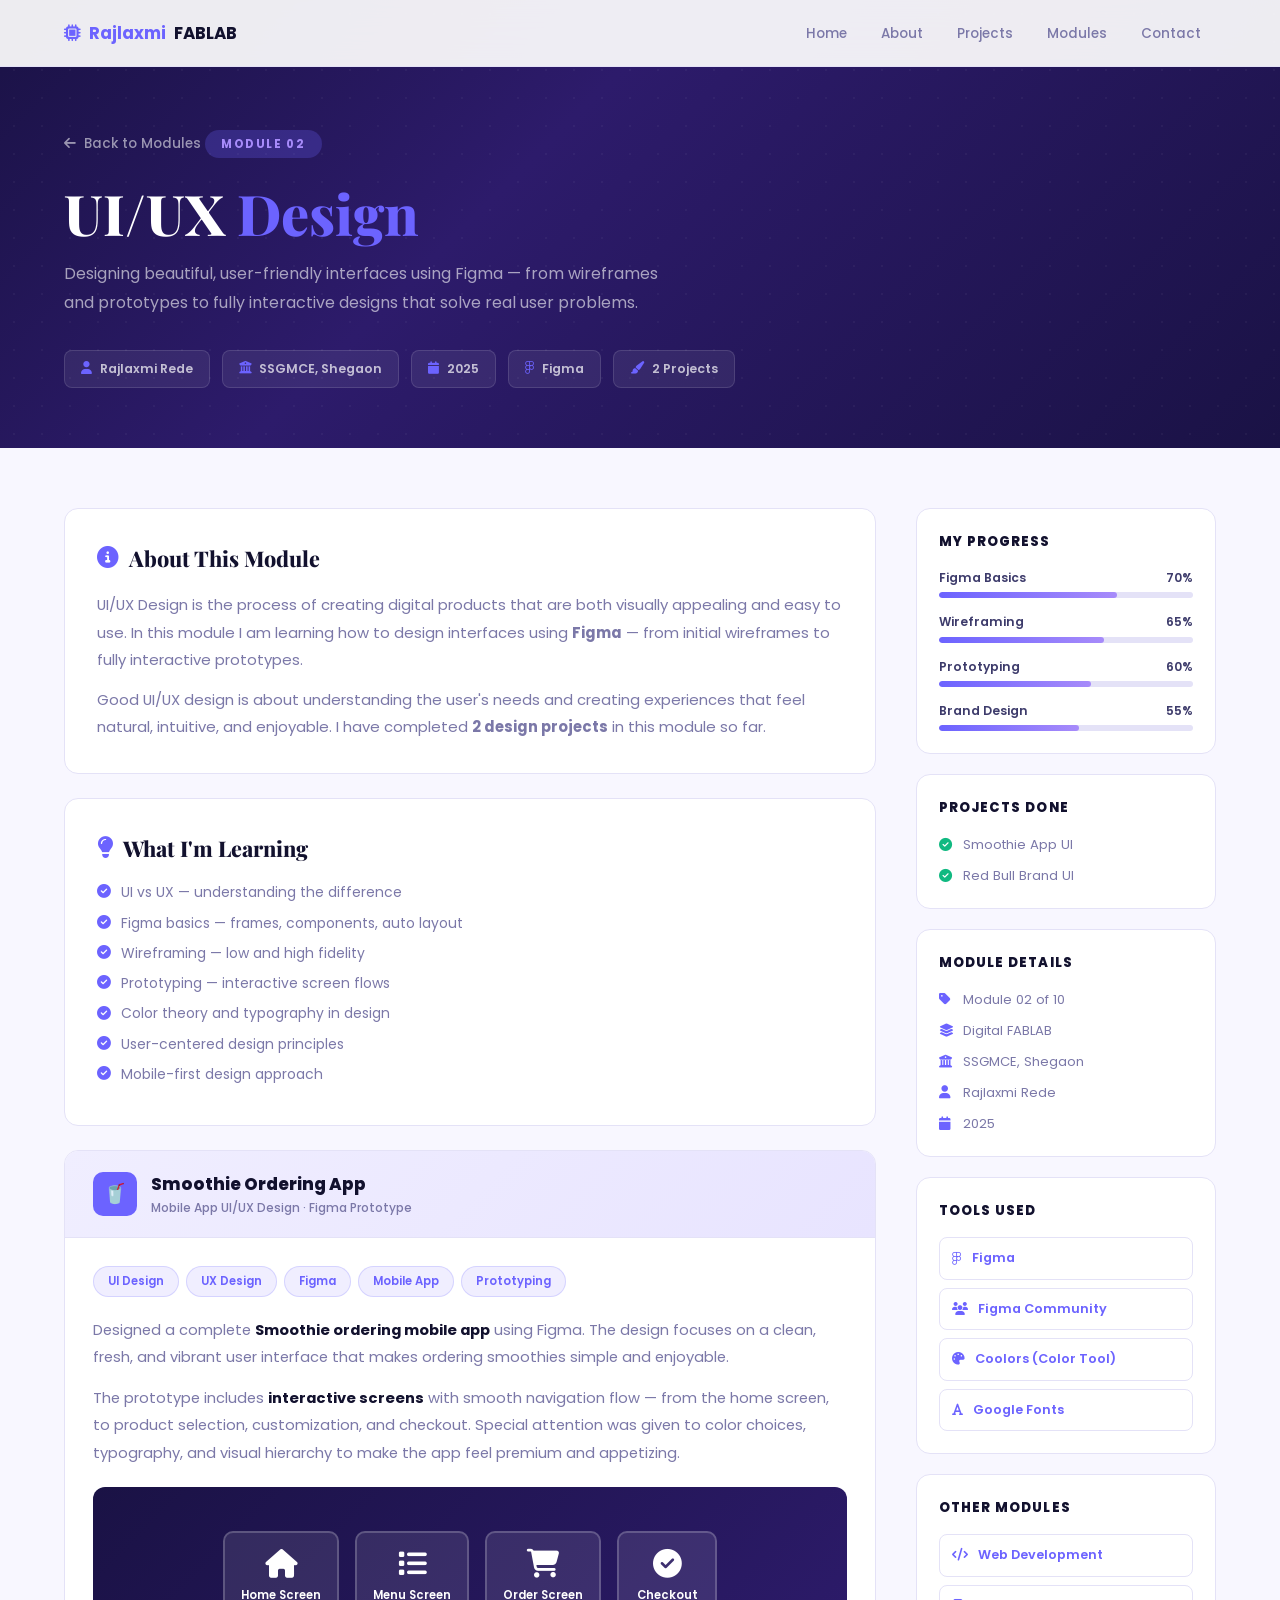
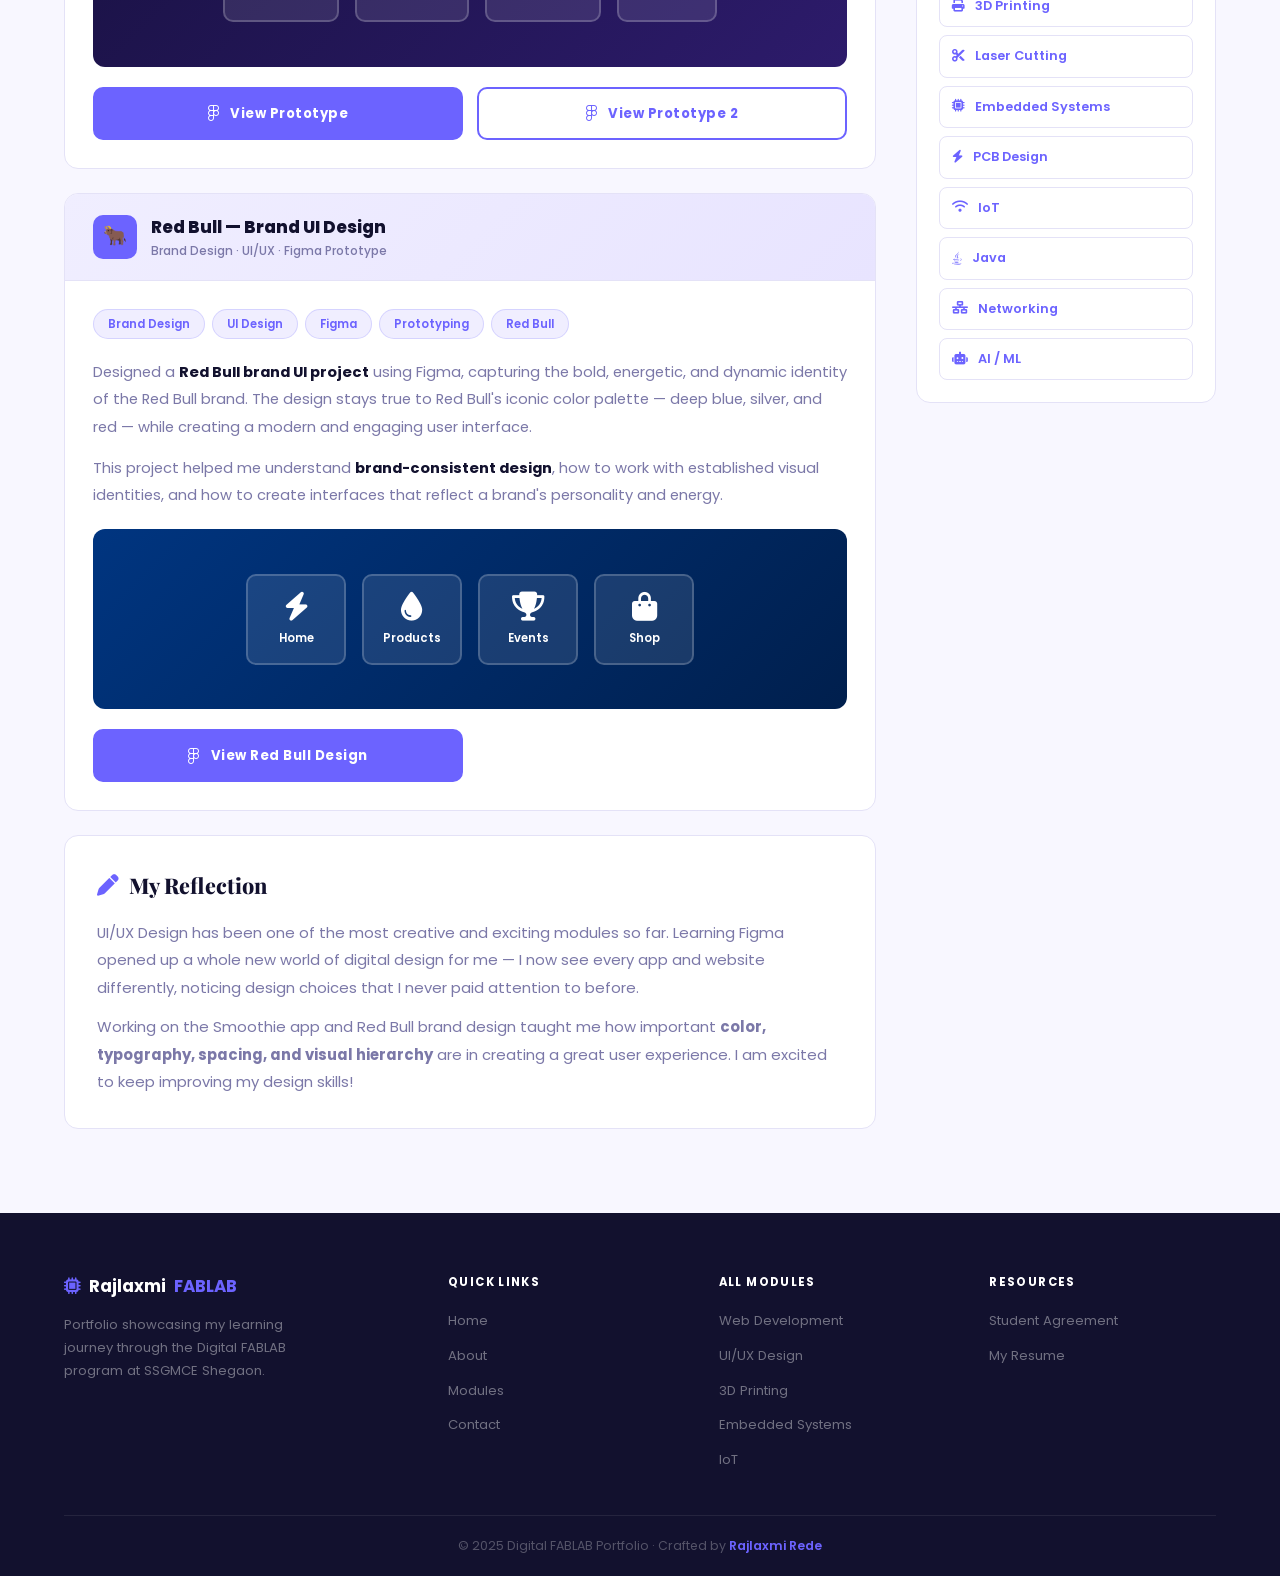
<file: ui-ux-design.html>
<!DOCTYPE html>
<html lang="en">
<head>
  <meta charset="UTF-8"/>
  <meta name="viewport" content="width=device-width, initial-scale=1.0"/>
  <title>UI/UX Design — Rajlaxmi Rede</title>
  <link rel="stylesheet" href="style.css"/>
  <link rel="stylesheet" href="https://cdnjs.cloudflare.com/ajax/libs/font-awesome/6.5.0/css/all.min.css"/>
  <style>

    /* ── PAGE HERO ── */
    .mod-hero {
      padding: 130px 0 60px;
      background: linear-gradient(135deg,#1a1245 0%,#2d1b6b 40%,#1a1245 100%);
      position: relative; overflow: hidden;
    }
    .mod-hero::before {
      content:''; position:absolute; inset:0;
      background-image: radial-gradient(rgba(255,255,255,0.04) 1px, transparent 1px);
      background-size: 28px 28px;
    }
    .mod-hero .inner {
      position:relative; z-index:1;
      max-width:1200px; margin:0 auto; padding:0 24px;
    }
    .back-link {
      display:inline-flex; align-items:center; gap:8px;
      color:rgba(255,255,255,0.55); font-size:0.84rem; font-weight:500;
      margin-bottom:28px; transition:color 0.2s; text-decoration:none;
    }
    .back-link:hover { color:#fff; }
    .mod-page-tag {
      display:inline-block; padding:5px 16px; border-radius:100px;
      background:rgba(108,99,255,0.25); color:#a78bfa;
      font-size:0.72rem; font-weight:700; letter-spacing:0.14em;
      text-transform:uppercase; margin-bottom:16px;
    }
    .mod-page-title {
      font-family:'Playfair Display',serif;
      font-size:clamp(2rem,5vw,3.5rem);
      font-weight:800; color:#fff; line-height:1.1; margin-bottom:16px;
    }
    .mod-page-title span { color:#6c63ff; }
    .mod-page-desc {
      font-size:1rem; color:rgba(255,255,255,0.6);
      line-height:1.8; max-width:600px; margin-bottom:32px;
    }
    .mod-meta { display:flex; flex-wrap:wrap; gap:12px; }
    .mod-meta-item {
      display:flex; align-items:center; gap:8px;
      background:rgba(255,255,255,0.07);
      border:1px solid rgba(255,255,255,0.12);
      padding:8px 16px; border-radius:8px;
      font-size:0.78rem; font-weight:600;
      color:rgba(255,255,255,0.7);
    }
    .mod-meta-item i { color:#6c63ff; }

    /* ── CONTENT ── */
    .mod-content { padding:60px 0; background:var(--bg); }
    .mod-content .inner {
      max-width:1200px; margin:0 auto; padding:0 24px;
      display:grid; grid-template-columns:1fr 300px;
      gap:40px; align-items:start;
    }

    /* ── CONTENT BLOCK ── */
    .content-block {
      background:var(--white); border:1px solid var(--border);
      border-radius:var(--r); padding:32px; margin-bottom:24px;
    }
    .content-block h2 {
      font-family:'Playfair Display',serif;
      font-size:1.35rem; font-weight:800; color:var(--dark);
      margin-bottom:16px; display:flex; align-items:center; gap:10px;
    }
    .content-block h2 i { color:#6c63ff; }
    .content-block p {
      font-size:0.93rem; color:var(--muted);
      line-height:1.85; margin-bottom:12px;
    }
    .content-block p:last-child { margin-bottom:0; }

    /* ── TOPIC ITEM ── */
    .topic-item {
      display:flex; align-items:center; gap:10px;
      font-size:0.87rem; color:var(--muted); margin-bottom:8px;
    }
    .topic-item i { color:#6c63ff; flex-shrink:0; }

    /* ── PROJECT CARD ── */
    .project-showcase {
      background:var(--white); border:1px solid var(--border);
      border-radius:var(--r); overflow:hidden; margin-bottom:24px;
    }
    .project-showcase-header {
      padding:20px 28px;
      background:linear-gradient(135deg,#f0eeff,#e8e4ff);
      border-bottom:1px solid var(--border);
      display:flex; align-items:center; gap:14px;
    }
    .project-badge {
      width:44px; height:44px; border-radius:10px;
      background:#6c63ff; color:#fff;
      display:flex; align-items:center; justify-content:center;
      font-size:1.2rem; flex-shrink:0;
    }
    .project-name {
      font-size:1.05rem; font-weight:800; color:var(--dark);
    }
    .project-type {
      font-size:0.75rem; color:var(--muted); font-weight:500;
    }
    .project-body { padding:28px; }
    .project-body p {
      font-size:0.92rem; color:var(--muted);
      line-height:1.85; margin-bottom:14px;
    }
    .project-body p:last-child { margin-bottom:0; }
    .project-body strong { color:var(--dark); }

    /* ── PROJECT TAGS ── */
    .project-tags {
      display:flex; flex-wrap:wrap; gap:7px; margin-bottom:20px;
    }
    .project-tag {
      padding:5px 14px; border-radius:100px;
      background:var(--primary-l); color:var(--primary);
      font-size:0.72rem; font-weight:600;
      border:1px solid rgba(108,99,255,0.2);
    }

    /* ── FIGMA PREVIEW ── */
    .figma-previews {
      display:grid; grid-template-columns:1fr 1fr;
      gap:14px; margin-top:20px;
    }
    .figma-btn {
      display:flex; align-items:center; justify-content:center; gap:10px;
      padding:14px 20px; border-radius:10px;
      background:var(--primary); color:#fff;
      text-decoration:none; font-size:0.82rem; font-weight:700;
      letter-spacing:0.04em; transition:var(--tr);
      border:2px solid var(--primary);
    }
    .figma-btn:hover {
      background:var(--primary-d);
      transform:translateY(-2px);
      box-shadow:0 8px 24px rgba(108,99,255,0.35);
    }
    .figma-btn.outline {
      background:transparent; color:var(--primary);
    }
    .figma-btn.outline:hover {
      background:var(--primary); color:#fff;
    }
    .figma-btn i { font-size:1rem; }

    /* ── SCREEN MOCKUP ── */
    .mockup-area {
      background:linear-gradient(135deg,#1a1245,#2d1b6b);
      border-radius:12px; padding:28px;
      display:flex; justify-content:center; align-items:center;
      gap:16px; flex-wrap:wrap; margin-top:20px; min-height:180px;
    }
    .mockup-screen {
      background:rgba(255,255,255,0.1);
      border:2px solid rgba(255,255,255,0.2);
      border-radius:10px; padding:16px;
      text-align:center; color:#fff; min-width:100px;
    }
    .mockup-screen i { font-size:1.8rem; margin-bottom:8px; display:block; }
    .mockup-screen span { font-size:0.72rem; font-weight:600; display:block; }

    /* ── SIDEBAR ── */
    .sidebar-card {
      background:var(--white); border:1px solid var(--border);
      border-radius:var(--r); padding:22px; margin-bottom:20px;
    }
    .sidebar-card h3 {
      font-size:0.82rem; font-weight:800; color:var(--dark);
      text-transform:uppercase; letter-spacing:0.08em; margin-bottom:16px;
    }
    .progress-item { margin-bottom:14px; }
    .progress-item:last-child { margin-bottom:0; }
    .progress-label {
      display:flex; justify-content:space-between;
      font-size:0.76rem; font-weight:600;
      color:var(--text); margin-bottom:5px;
    }
    .progress-bar {
      height:6px; background:var(--border);
      border-radius:100px; overflow:hidden;
    }
    .progress-fill {
      height:100%; border-radius:100px;
      background:linear-gradient(90deg,#6c63ff,#a78bfa);
    }
    .detail-item {
      display:flex; align-items:center; gap:10px;
      font-size:0.82rem; color:var(--muted); margin-bottom:10px;
    }
    .detail-item:last-child { margin-bottom:0; }
    .detail-item i { color:#6c63ff; width:14px; }
    .res-link {
      display:flex; align-items:center; gap:10px;
      padding:10px 12px; border-radius:var(--r-sm);
      border:1px solid var(--border); font-size:0.8rem; font-weight:600;
      color:#6c63ff; text-decoration:none; transition:var(--tr); margin-bottom:8px;
    }
    .res-link:last-child { margin-bottom:0; }
    .res-link:hover {
      background:var(--primary-l);
      border-color:rgba(108,99,255,0.3);
    }

    /* ── RESPONSIVE ── */
    @media(max-width:900px) {
      .mod-content .inner { grid-template-columns:1fr; }
      .mod-sidebar { order:-1; }
      .figma-previews { grid-template-columns:1fr; }
    }

  </style>
</head>
<body>

  <!-- ── NAVBAR ── -->
  <nav class="navbar" id="navbar">
    <div class="nav-container">
      <a href="index.html" class="nav-logo">
        <i class="fas fa-microchip"></i> Rajlaxmi <span>FABLAB</span>
      </a>
      <ul class="nav-menu" id="navMenu">
        <li><a href="index.html#home"     class="nav-link">Home</a></li>
        <li><a href="index.html#about"    class="nav-link">About</a></li>
        <li><a href="index.html#projects" class="nav-link">Projects</a></li>
        <li><a href="index.html#modules"  class="nav-link">Modules</a></li>
        <li><a href="index.html#contact"  class="nav-link">Contact</a></li>
      </ul>
      <button class="hamburger" id="hamburger">
        <span></span><span></span><span></span>
      </button>
    </div>
  </nav>

  <!-- ── HERO ── -->
  <div class="mod-hero">
    <div class="inner">
      <a href="index.html#modules" class="back-link">
        <i class="fas fa-arrow-left"></i> Back to Modules
      </a>
      <p class="mod-page-tag">Module 02</p>
      <h1 class="mod-page-title">UI/UX <span>Design</span></h1>
      <p class="mod-page-desc">
        Designing beautiful, user-friendly interfaces using Figma —
        from wireframes and prototypes to fully interactive designs
        that solve real user problems.
      </p>
      <div class="mod-meta">
        <div class="mod-meta-item"><i class="fas fa-user"></i> Rajlaxmi Rede</div>
        <div class="mod-meta-item"><i class="fas fa-university"></i> SSGMCE, Shegaon</div>
        <div class="mod-meta-item"><i class="fas fa-calendar"></i> 2025</div>
        <div class="mod-meta-item"><i class="fab fa-figma"></i> Figma</div>
        <div class="mod-meta-item"><i class="fas fa-paint-brush"></i> 2 Projects</div>
      </div>
    </div>
  </div>

  <!-- ── CONTENT ── -->
  <div class="mod-content">
    <div class="inner">

      <!-- ══ MAIN COLUMN ══ -->
      <div class="mod-main">

        <!-- About -->
        <div class="content-block fade-up">
          <h2><i class="fas fa-info-circle"></i> About This Module</h2>
          <p>
            UI/UX Design is the process of creating digital products that are both
            visually appealing and easy to use. In this module I am learning how to
            design interfaces using <strong>Figma</strong> — from initial wireframes
            to fully interactive prototypes.
          </p>
          <p>
            Good UI/UX design is about understanding the user's needs and creating
            experiences that feel natural, intuitive, and enjoyable. I have completed
            <strong>2 design projects</strong> in this module so far.
          </p>
        </div>

        <!-- What I learned -->
        <div class="content-block fade-up d1">
          <h2><i class="fas fa-lightbulb"></i> What I'm Learning</h2>
          <div class="topic-item"><i class="fas fa-check-circle"></i> UI vs UX — understanding the difference</div>
          <div class="topic-item"><i class="fas fa-check-circle"></i> Figma basics — frames, components, auto layout</div>
          <div class="topic-item"><i class="fas fa-check-circle"></i> Wireframing — low and high fidelity</div>
          <div class="topic-item"><i class="fas fa-check-circle"></i> Prototyping — interactive screen flows</div>
          <div class="topic-item"><i class="fas fa-check-circle"></i> Color theory and typography in design</div>
          <div class="topic-item"><i class="fas fa-check-circle"></i> User-centered design principles</div>
          <div class="topic-item"><i class="fas fa-check-circle"></i> Mobile-first design approach</div>
        </div>

        <!-- ── PROJECT 1 — SMOOTHIE APP ── -->
        <div class="project-showcase fade-up">
          <div class="project-showcase-header">
            <div class="project-badge">🥤</div>
            <div>
              <div class="project-name">Smoothie Ordering App</div>
              <div class="project-type">Mobile App UI/UX Design · Figma Prototype</div>
            </div>
          </div>
          <div class="project-body">
            <div class="project-tags">
              <span class="project-tag">UI Design</span>
              <span class="project-tag">UX Design</span>
              <span class="project-tag">Figma</span>
              <span class="project-tag">Mobile App</span>
              <span class="project-tag">Prototyping</span>
            </div>
            <p>
              Designed a complete <strong>Smoothie ordering mobile app</strong> using Figma.
              The design focuses on a clean, fresh, and vibrant user interface that makes
              ordering smoothies simple and enjoyable.
            </p>
            <p>
              The prototype includes <strong>interactive screens</strong> with smooth navigation
              flow — from the home screen, to product selection, customization, and checkout.
              Special attention was given to color choices, typography, and visual hierarchy
              to make the app feel premium and appetizing.
            </p>

            <div class="mockup-area">
              <div class="mockup-screen">
                <i class="fas fa-home"></i>
                <span>Home Screen</span>
              </div>
              <div class="mockup-screen">
                <i class="fas fa-list"></i>
                <span>Menu Screen</span>
              </div>
              <div class="mockup-screen">
                <i class="fas fa-shopping-cart"></i>
                <span>Order Screen</span>
              </div>
              <div class="mockup-screen">
                <i class="fas fa-check-circle"></i>
                <span>Checkout</span>
              </div>
            </div>

            <div class="figma-previews" style="margin-top:20px;">
              <a href="https://www.figma.com/proto/hM9DYIUPNpZbMHEtj3HZSu/SMOOTHIE?page-id=0%3A1&node-id=1-2&viewport=-27%2C272%2C0.26&t=ZIul0UamfwOJf7u2-1&scaling=min-zoom&content-scaling=fixed&starting-point-node-id=1%3A2"
                 target="_blank" class="figma-btn">
                <i class="fab fa-figma"></i> View Prototype
              </a>
              <a href="https://www.figma.com/proto/R5Jrcd3M5O8kg1SJXBQDNY/Untitled?page-id=3%3A2&node-id=3-122&p=f&viewport=81%2C259%2C0.11&t=gJ6X6lmeKwfV7VP4-1&scaling=contain&content-scaling=fixed&starting-point-node-id=3%3A122"
                 target="_blank" class="figma-btn outline">
                <i class="fab fa-figma"></i> View Prototype 2
              </a>
            </div>
          </div>
        </div>

        <!-- ── PROJECT 2 — RED BULL ── -->
        <div class="project-showcase fade-up d1">
          <div class="project-showcase-header">
            <div class="project-badge">🐂</div>
            <div>
              <div class="project-name">Red Bull — Brand UI Design</div>
              <div class="project-type">Brand Design · UI/UX · Figma Prototype</div>
            </div>
          </div>
          <div class="project-body">
            <div class="project-tags">
              <span class="project-tag">Brand Design</span>
              <span class="project-tag">UI Design</span>
              <span class="project-tag">Figma</span>
              <span class="project-tag">Prototyping</span>
              <span class="project-tag">Red Bull</span>
            </div>
            <p>
              Designed a <strong>Red Bull brand UI project</strong> using Figma,
              capturing the bold, energetic, and dynamic identity of the Red Bull brand.
              The design stays true to Red Bull's iconic color palette — deep blue,
              silver, and red — while creating a modern and engaging user interface.
            </p>
            <p>
              This project helped me understand <strong>brand-consistent design</strong>,
              how to work with established visual identities, and how to create
              interfaces that reflect a brand's personality and energy.
            </p>

            <div class="mockup-area" style="background:linear-gradient(135deg,#003580,#001f4d);">
              <div class="mockup-screen">
                <i class="fas fa-bolt"></i>
                <span>Home</span>
              </div>
              <div class="mockup-screen">
                <i class="fas fa-tint"></i>
                <span>Products</span>
              </div>
              <div class="mockup-screen">
                <i class="fas fa-trophy"></i>
                <span>Events</span>
              </div>
              <div class="mockup-screen">
                <i class="fas fa-shopping-bag"></i>
                <span>Shop</span>
              </div>
            </div>

            <div class="figma-previews" style="margin-top:20px;">
              <a href="https://www.figma.com/proto/R5Jrcd3M5O8kg1SJXBQDNY/Untitled?page-id=3%3A2&node-id=3-122&p=f&viewport=81%2C259%2C0.11&t=gJ6X6lmeKwfV7VP4-1&scaling=contain&content-scaling=fixed&starting-point-node-id=3%3A122"
                 target="_blank" class="figma-btn">
                <i class="fab fa-figma"></i> View Red Bull Design
              </a>
            </div>
          </div>
        </div>

        <!-- Reflection -->
        <div class="content-block fade-up">
          <h2><i class="fas fa-pen"></i> My Reflection</h2>
          <p>
            UI/UX Design has been one of the most creative and exciting modules
            so far. Learning Figma opened up a whole new world of digital design
            for me — I now see every app and website differently, noticing design
            choices that I never paid attention to before.
          </p>
          <p>
            Working on the Smoothie app and Red Bull brand design taught me how
            important <strong>color, typography, spacing, and visual hierarchy</strong>
            are in creating a great user experience. I am excited to keep
            improving my design skills!
          </p>
        </div>

      </div><!-- end main -->

      <!-- ══ SIDEBAR ══ -->
      <div class="mod-sidebar">

        <div class="sidebar-card fade-up d2">
          <h3>My Progress</h3>
          <div class="progress-item">
            <div class="progress-label"><span>Figma Basics</span><span>70%</span></div>
            <div class="progress-bar"><div class="progress-fill" style="width:70%"></div></div>
          </div>
          <div class="progress-item">
            <div class="progress-label"><span>Wireframing</span><span>65%</span></div>
            <div class="progress-bar"><div class="progress-fill" style="width:65%"></div></div>
          </div>
          <div class="progress-item">
            <div class="progress-label"><span>Prototyping</span><span>60%</span></div>
            <div class="progress-bar"><div class="progress-fill" style="width:60%"></div></div>
          </div>
          <div class="progress-item">
            <div class="progress-label"><span>Brand Design</span><span>55%</span></div>
            <div class="progress-bar"><div class="progress-fill" style="width:55%"></div></div>
          </div>
        </div>

        <div class="sidebar-card fade-up d2">
          <h3>Projects Done</h3>
          <div class="detail-item"><i class="fas fa-check-circle" style="color:#10b981;"></i> Smoothie App UI</div>
          <div class="detail-item"><i class="fas fa-check-circle" style="color:#10b981;"></i> Red Bull Brand UI</div>
        </div>

        <div class="sidebar-card fade-up d3">
          <h3>Module Details</h3>
          <div class="detail-item"><i class="fas fa-tag"></i> Module 02 of 10</div>
          <div class="detail-item"><i class="fas fa-layer-group"></i> Digital FABLAB</div>
          <div class="detail-item"><i class="fas fa-university"></i> SSGMCE, Shegaon</div>
          <div class="detail-item"><i class="fas fa-user"></i> Rajlaxmi Rede</div>
          <div class="detail-item"><i class="fas fa-calendar"></i> 2025</div>
        </div>

        <div class="sidebar-card fade-up">
          <h3>Tools Used</h3>
          <a href="https://www.figma.com" target="_blank" class="res-link">
            <i class="fab fa-figma"></i> Figma
          </a>
          <a href="https://www.figma.com/community" target="_blank" class="res-link">
            <i class="fas fa-users"></i> Figma Community
          </a>
          <a href="https://coolors.co" target="_blank" class="res-link">
            <i class="fas fa-palette"></i> Coolors (Color Tool)
          </a>
          <a href="https://fonts.google.com" target="_blank" class="res-link">
            <i class="fas fa-font"></i> Google Fonts
          </a>
        </div>

        <div class="sidebar-card fade-up">
          <h3>Other Modules</h3>
          <a href="web-development.html"  class="res-link"><i class="fas fa-code"></i> Web Development</a>
          <a href="3d-printing.html"      class="res-link"><i class="fas fa-print"></i> 3D Printing</a>
          <a href="lasercutting.html"     class="res-link"><i class="fas fa-cut"></i> Laser Cutting</a>
          <a href="embedded-systems.html" class="res-link"><i class="fas fa-microchip"></i> Embedded Systems</a>
          <a href="pcb-design.html"       class="res-link"><i class="fas fa-bolt"></i> PCB Design</a>
          <a href="iot.html"              class="res-link"><i class="fas fa-wifi"></i> IoT</a>
          <a href="java-programming.html" class="res-link"><i class="fab fa-java"></i> Java</a>
          <a href="networking.html"       class="res-link"><i class="fas fa-network-wired"></i> Networking</a>
          <a href="ai-ml.html"            class="res-link"><i class="fas fa-robot"></i> AI / ML</a>
        </div>

      </div>
    </div>
  </div>

  <!-- ── FOOTER ── -->
  <footer class="footer">
    <div class="container">
      <div class="footer-grid">
        <div class="footer-brand">
          <a href="index.html" class="footer-logo">
            <i class="fas fa-microchip"></i> Rajlaxmi <span>FABLAB</span>
          </a>
          <p class="footer-desc">Portfolio showcasing my learning journey through the Digital FABLAB program at SSGMCE Shegaon.</p>
        </div>
        <div class="footer-col">
          <h4 class="fc-title">Quick Links</h4>
          <ul class="flinks">
            <li><a href="index.html#home">Home</a></li>
            <li><a href="index.html#about">About</a></li>
            <li><a href="index.html#modules">Modules</a></li>
            <li><a href="index.html#contact">Contact</a></li>
          </ul>
        </div>
        <div class="footer-col">
          <h4 class="fc-title">All Modules</h4>
          <ul class="flinks">
            <li><a href="web-development.html">Web Development</a></li>
            <li><a href="ui-ux-design.html">UI/UX Design</a></li>
            <li><a href="3d-printing.html">3D Printing</a></li>
            <li><a href="embedded-systems.html">Embedded Systems</a></li>
            <li><a href="iot.html">IoT</a></li>
          </ul>
        </div>
        <div class="footer-col">
          <h4 class="fc-title">Resources</h4>
          <ul class="flinks">
            <li><a href="agreement.html">Student Agreement</a></li>
            <li><a href="raj_resume.pdf" target="_blank">My Resume</a></li>
          </ul>
        </div>
      </div>
      <div class="footer-bottom">
        <p>© 2025 Digital FABLAB Portfolio · Crafted by <span>Rajlaxmi Rede</span></p>
      </div>
    </div>
  </footer>

  <button class="btt" id="backToTop"><i class="fas fa-chevron-up"></i></button>

  <script>
    const navbar = document.getElementById('navbar');
    window.addEventListener('scroll', () => {
      navbar.classList.toggle('scrolled', window.scrollY > 20);
      document.getElementById('backToTop')
              .classList.toggle('visible', window.scrollY > 400);
    }, { passive:true });
    document.getElementById('backToTop').addEventListener('click', () =>
      window.scrollTo({ top:0, behavior:'smooth' })
    );
    const ham = document.getElementById('hamburger');
    const mob = document.getElementById('navMenu');
    ham.addEventListener('click', () => {
      ham.classList.toggle('open');
      mob.classList.toggle('open');
    });
    const obs = new IntersectionObserver(entries => {
      entries.forEach(e => {
        if (e.isIntersecting) { e.target.classList.add('visible'); obs.unobserve(e.target); }
      });
    }, { threshold:0.07 });
    document.querySelectorAll('.fade-up').forEach(el => obs.observe(el));
  </script>

</body>
</html>
</file>
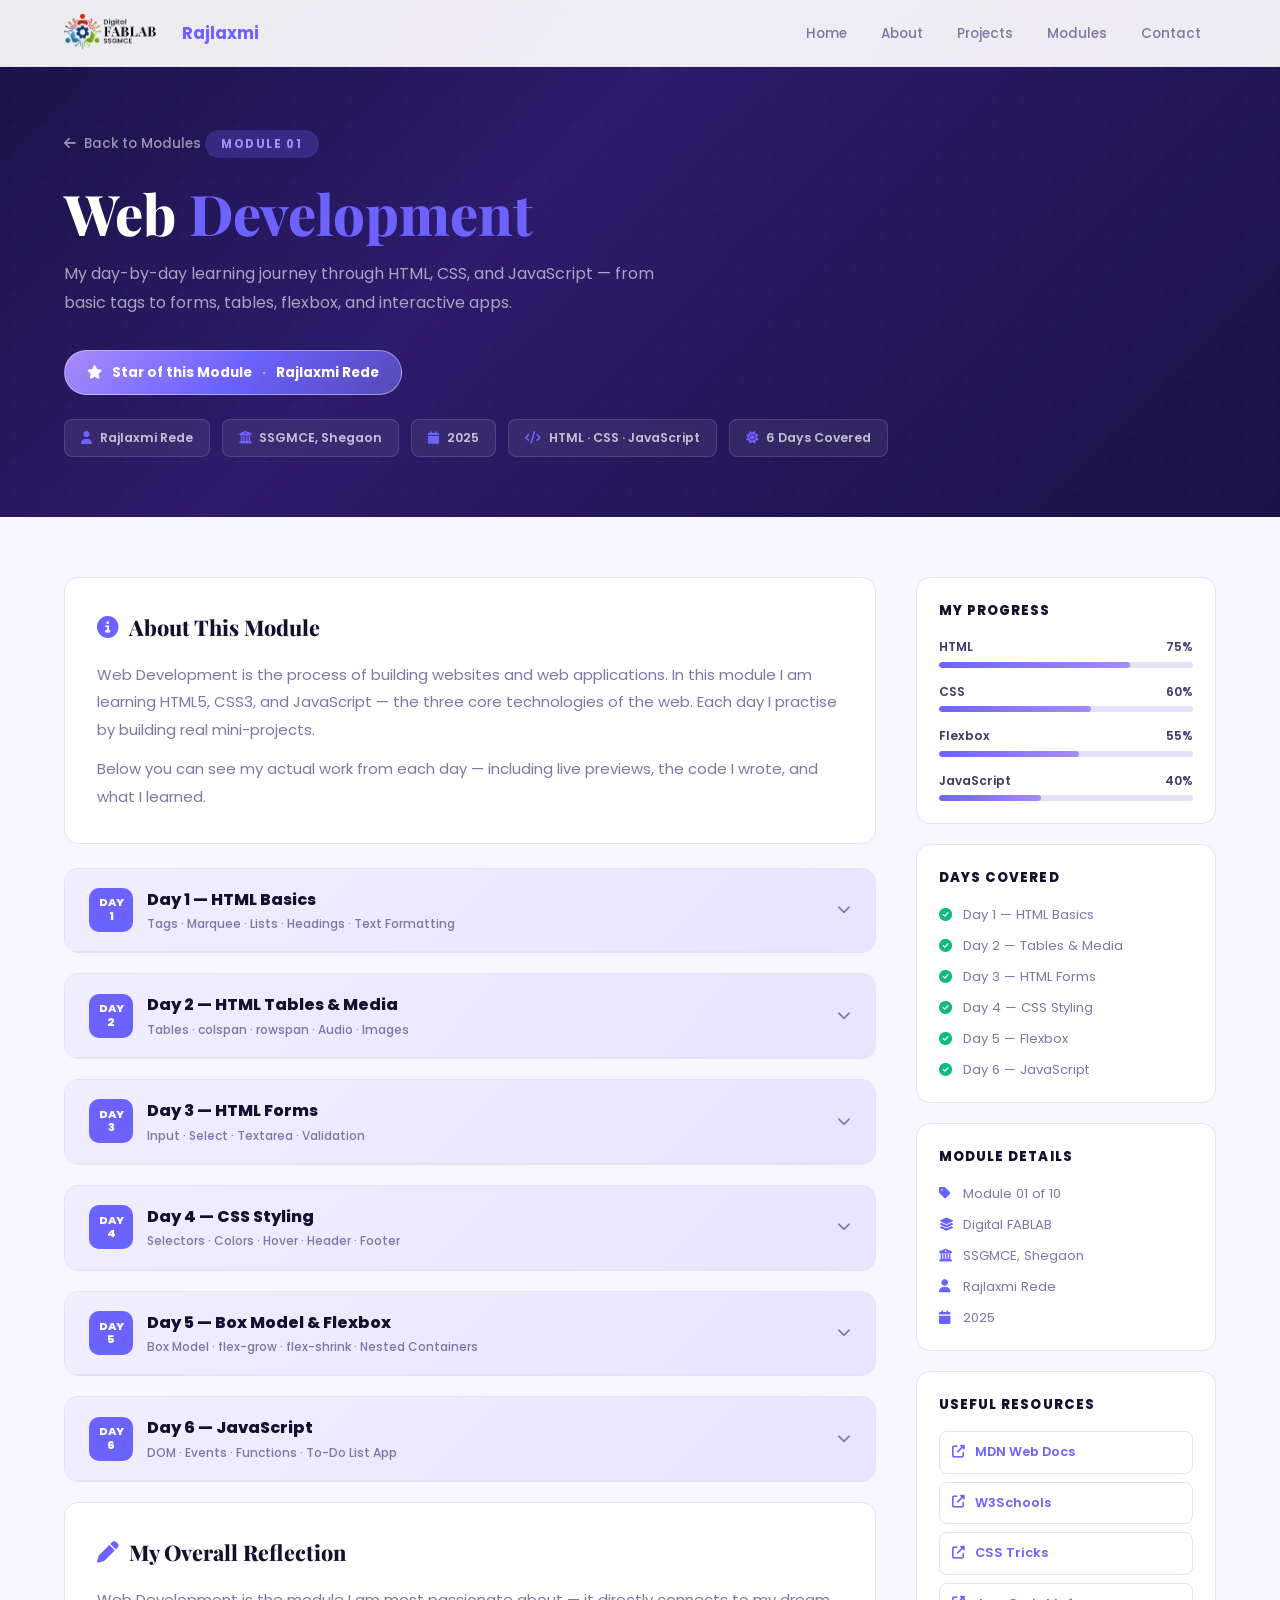
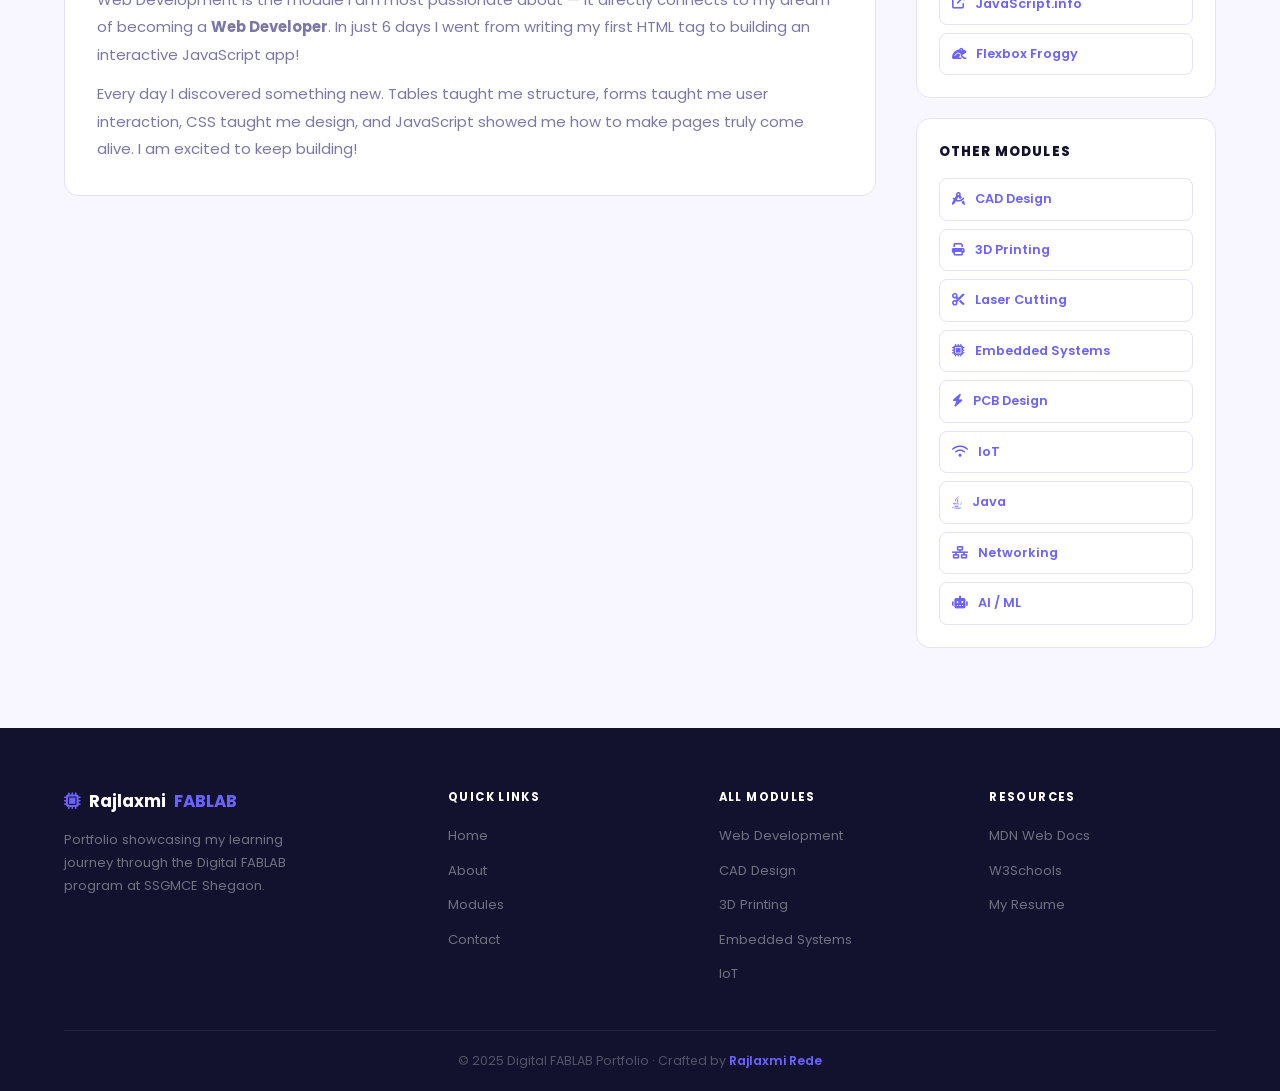
<file: web-development.html>
<!DOCTYPE html>
<html lang="en">
<head>
  <meta charset="UTF-8"/>
  <meta name="viewport" content="width=device-width, initial-scale=1.0"/>
  <title>Web Development — Rajlaxmi Rede</title>
  <link rel="stylesheet" href="style.css"/>
  <link rel="stylesheet" href="https://cdnjs.cloudflare.com/ajax/libs/font-awesome/6.5.0/css/all.min.css"/>
  <style>

    /* ── PAGE HERO ── */
    .mod-hero {
      padding: 130px 0 60px;
      background: linear-gradient(135deg,#1a1245 0%,#2d1b6b 40%,#1a1245 100%);
      position: relative; overflow: hidden;
    }
    .mod-hero::before {
      content:''; position:absolute; inset:0;
      background-image: radial-gradient(rgba(255,255,255,0.04) 1px, transparent 1px);
      background-size: 28px 28px;
    }
    .mod-hero .inner {
      position:relative; z-index:1;
      max-width:1200px; margin:0 auto; padding:0 24px;
    }
    .back-link {
      display:inline-flex; align-items:center; gap:8px;
      color:rgba(255,255,255,0.55); font-size:0.84rem; font-weight:500;
      margin-bottom:28px; transition:color 0.2s; text-decoration:none;
    }
    .back-link:hover { color:#fff; }
    .mod-page-tag {
      display:inline-block; padding:5px 16px; border-radius:100px;
      background:rgba(108,99,255,0.25); color:#a78bfa;
      font-size:0.72rem; font-weight:700; letter-spacing:0.14em;
      text-transform:uppercase; margin-bottom:16px;
    }
    .mod-page-title {
      font-family:'Playfair Display',serif;
      font-size:clamp(2rem,5vw,3.5rem);
      font-weight:800; color:#fff; line-height:1.1; margin-bottom:16px;
    }
    .mod-page-title span { color:#6c63ff; }
    .mod-page-desc {
      font-size:1rem; color:rgba(255,255,255,0.6);
      line-height:1.8; max-width:600px; margin-bottom:32px;
    }
    .mod-meta { display:flex; flex-wrap:wrap; gap:12px; }
    .mod-meta-item {
      display:flex; align-items:center; gap:8px;
      background:rgba(255,255,255,0.07); border:1px solid rgba(255,255,255,0.12);
      padding:8px 16px; border-radius:8px;
      font-size:0.78rem; font-weight:600; color:rgba(255,255,255,0.7);
    }
    .mod-meta-item i { color:#6c63ff; }

    /* ── CONTENT LAYOUT ── */
    .mod-content { padding:60px 0; background:var(--bg); }
    .mod-content .inner {
      max-width:1200px; margin:0 auto; padding:0 24px;
      display:grid; grid-template-columns:1fr 300px; gap:40px; align-items:start;
    }

    /* ── CONTENT BLOCKS ── */
    .content-block {
      background:var(--white); border:1px solid var(--border);
      border-radius:var(--r); padding:32px; margin-bottom:24px;
    }
    .content-block h2 {
      font-family:'Playfair Display',serif;
      font-size:1.35rem; font-weight:800; color:var(--dark);
      margin-bottom:16px; display:flex; align-items:center; gap:10px;
    }
    .content-block h2 i { color:#6c63ff; }
    .content-block p {
      font-size:0.93rem; color:var(--muted); line-height:1.85; margin-bottom:12px;
    }
    .content-block p:last-child { margin-bottom:0; }

    /* ── DAY CARDS ── */
    .day-card {
      background:var(--white); border:1px solid var(--border);
      border-radius:var(--r); margin-bottom:20px; overflow:hidden;
    }
    .day-header {
      display:flex; align-items:center; gap:14px;
      padding:18px 24px;
      background:linear-gradient(135deg,#f0eeff,#e8e4ff);
      border-bottom:1px solid var(--border);
      cursor:pointer; transition:background 0.2s;
      user-select:none;
    }
    .day-header:hover { background:linear-gradient(135deg,#e4dfff,#d8d0ff); }
    .day-badge {
      width:44px; height:44px; border-radius:10px;
      background:#6c63ff; color:#fff;
      display:flex; align-items:center; justify-content:center;
      font-size:0.7rem; font-weight:800; flex-shrink:0;
      text-align:center; line-height:1.2;
    }
    .day-title-wrap { flex:1; }
    .day-title { font-size:1rem; font-weight:800; color:var(--dark); margin-bottom:2px; }
    .day-subtitle { font-size:0.75rem; color:var(--muted); font-weight:500; }
    .day-arrow { color:var(--muted); font-size:0.85rem; transition:transform 0.3s; flex-shrink:0; }
    .day-header.open .day-arrow { transform:rotate(180deg); }

    .day-body {
      max-height:0; overflow:hidden;
      transition:max-height 0.45s ease, padding 0.3s;
      padding:0 28px;
    }
    .day-body.open { max-height:6000px; padding:28px; }

    /* ── CODE BOX ── */
    .code-box {
      background:#1e1d3f; border-radius:10px;
      padding:18px 22px; margin:14px 0;
      overflow-x:auto; border:1px solid rgba(108,99,255,0.25);
    }
    .code-label {
      font-family:'Courier New',monospace;
      font-size:0.65rem; color:#a78bfa;
      font-weight:700; letter-spacing:0.1em;
      text-transform:uppercase; margin-bottom:8px;
    }
    .code-box pre {
      font-family:'Courier New',monospace;
      font-size:0.78rem; color:#c9d1d9;
      white-space:pre-wrap; word-break:break-word; margin:0;
    }

    /* ── RESULT PREVIEW ── */
    .result-box {
      background:#f8f7ff; border:2px solid var(--border);
      border-radius:10px; padding:18px; margin:14px 0;
    }
    .result-label {
      font-size:0.68rem; font-weight:800; letter-spacing:0.1em;
      text-transform:uppercase; color:#6c63ff; margin-bottom:12px;
      display:flex; align-items:center; gap:6px;
    }

    /* Day 1 */
    .preview-marquee {
      background:lightblue; padding:10px; border-radius:6px;
      overflow:hidden; margin-bottom:10px; font-weight:bold;
    }

    /* Day 2 */
    .prev-table { width:100%; border-collapse:collapse; }
    .prev-table td, .prev-table th {
      border:2px solid #aaa; padding:7px 10px;
      font-size:0.78rem; background:#fff;
    }
    .prev-table th { background:#dde; font-weight:700; }

    /* Day 3 */
    .prev-form { display:flex; flex-direction:column; gap:10px; }
    .prev-form input, .prev-form select, .prev-form textarea {
      padding:8px 12px; border:1.5px solid #ddd;
      border-radius:6px; font-size:0.82rem;
      font-family:'Poppins',sans-serif; outline:none;
    }
    .prev-form input:focus, .prev-form select:focus, .prev-form textarea:focus {
      border-color:#6c63ff;
    }
    .prev-form .frow { display:flex; gap:8px; }
    .prev-form .frow input { flex:1; }
    .prev-form button {
      padding:9px; background:#6c63ff; color:#fff;
      border:none; border-radius:6px; font-weight:700; cursor:pointer;
    }

    /* Day 4 */
    .prev-seoul {
      background:cadetblue; padding:14px; border-radius:8px; color:#fff;
    }
    .prev-seoul h4 {
      text-align:center; text-decoration:underline;
      font-size:1rem; margin-bottom:6px;
      color:deeppink; font-family:Georgia,serif;
    }
    .prev-seoul nav { margin-bottom:8px; }
    .prev-seoul nav a { color:#fff; font-size:0.78rem; margin-right:14px; text-decoration:none; }
    .prev-seoul p { font-size:0.78rem; font-weight:bold; margin-bottom:6px; }
    .prev-seoul ul { font-size:0.75rem; padding-left:16px; }
    .prev-seoul li { margin-bottom:3px; }
    .prev-seoul footer {
      text-align:center; background:#fff; color:#000;
      padding:8px; margin-top:10px; border-radius:4px; font-size:0.75rem;
    }

    /* Day 5 flexbox */
    .prev-flex {
      display:flex; flex-wrap:wrap; justify-content:space-evenly;
      align-items:center; background:lightblue;
      padding:10px; border-radius:8px; gap:8px; min-height:120px;
    }
    .prev-room {
      flex:1; min-width:70px; background:navy; color:#fff;
      padding:12px 6px; text-align:center; border-radius:8px;
      font-size:0.72rem; font-weight:700;
    }
    .prev-room.vip  { flex:2; background:darkred; }
    .prev-room.temp { flex-shrink:3; }

    /* Day 5 nested */
    .prev-box1 {
      background:deepskyblue; padding:16px; border:2px solid blue;
      border-radius:8px; display:flex; justify-content:center; align-items:center;
    }
    .prev-box2 {
      background:hotpink; padding:12px; border:2px solid fuchsia;
      border-radius:8px; display:flex; gap:14px;
      justify-content:center; align-items:center; flex-wrap:wrap;
    }
    .prev-circle {
      width:80px; height:100px; border-radius:50%;
      background:darkviolet; color:#fff;
      display:flex; align-items:center; justify-content:center;
      font-size:0.7rem; font-weight:700; text-align:center; border:2px solid #000;
    }
    .prev-circle.c2 { background:crimson; }

    /* Day 6 todo */
    .prev-todo { background:#fff; border:1px solid #ddd; border-radius:8px; padding:16px; }
    .prev-todo h4 { font-size:0.9rem; font-weight:700; color:#12112e; margin-bottom:12px; }
    .todo-item {
      display:flex; align-items:center; gap:8px;
      padding:7px 10px; border:1px solid #eee;
      border-radius:6px; margin-bottom:6px; font-size:0.8rem;
      cursor:pointer; transition:background 0.2s;
    }
    .todo-item:hover { background:#f8f7ff; }
    .ti-icon { font-size:0.9rem; flex-shrink:0; }
    .ti-icon.done    { color:#10b981; }
    .ti-icon.pending { color:#ccc; }
    .todo-add { display:flex; gap:8px; margin-top:12px; }
    .todo-add input {
      flex:1; padding:8px 12px; border:1px solid #ddd;
      border-radius:6px; font-size:0.8rem;
      font-family:'Poppins',sans-serif; outline:none;
    }
    .todo-add input:focus { border-color:#6c63ff; }
    .todo-add button {
      padding:8px 14px; background:#6c63ff; color:#fff;
      border:none; border-radius:6px; font-size:0.78rem;
      font-weight:700; cursor:pointer; white-space:nowrap;
    }
    .todo-add button:hover { background:#554fd8; }

    /* topic list */
    .topic-item {
      display:flex; align-items:center; gap:10px;
      font-size:0.87rem; color:var(--muted); margin-bottom:8px;
    }
    .topic-item i { color:#6c63ff; flex-shrink:0; }

    /* ── SIDEBAR ── */
    .sidebar-card {
      background:var(--white); border:1px solid var(--border);
      border-radius:var(--r); padding:22px; margin-bottom:20px;
    }
    .sidebar-card h3 {
      font-size:0.82rem; font-weight:800; color:var(--dark);
      text-transform:uppercase; letter-spacing:0.08em; margin-bottom:16px;
    }
    .progress-item { margin-bottom:14px; }
    .progress-item:last-child { margin-bottom:0; }
    .progress-label {
      display:flex; justify-content:space-between;
      font-size:0.76rem; font-weight:600; color:var(--text); margin-bottom:5px;
    }
    .progress-bar { height:6px; background:var(--border); border-radius:100px; overflow:hidden; }
    .progress-fill {
      height:100%; border-radius:100px;
      background:linear-gradient(90deg,#6c63ff,#a78bfa);
    }
    .res-link {
      display:flex; align-items:center; gap:10px;
      padding:10px 12px; border-radius:var(--r-sm);
      border:1px solid var(--border); font-size:0.8rem; font-weight:600;
      color:#6c63ff; text-decoration:none; transition:var(--tr); margin-bottom:8px;
    }
    .res-link:last-child { margin-bottom:0; }
    .res-link:hover { background:var(--primary-l); border-color:rgba(108,99,255,0.3); }
    .detail-item {
      display:flex; align-items:center; gap:10px;
      font-size:0.82rem; color:var(--muted); margin-bottom:10px;
    }
    .detail-item:last-child { margin-bottom:0; }
    .detail-item i { color:#6c63ff; width:14px; }

    /* ── RESPONSIVE ── */
    @media(max-width:900px) {
      .mod-content .inner { grid-template-columns:1fr; }
      .mod-sidebar { order:-1; }
      .day-body.open { padding:18px; }
    }
  </style>
</head>
<body>

  <!-- ── NAVBAR ── -->
  <nav class="navbar" id="navbar">
    <div class="nav-container">
      <a href="index.html" class="nav-logo">
  <img src="./Fablab logo black.png" alt="FabLab Logo" class="logo-img"/>
  Rajlaxmi 
</a>
      <ul class="nav-menu" id="navMenu">
        <li><a href="index.html#home"     class="nav-link">Home</a></li>
        <li><a href="index.html#about"    class="nav-link">About</a></li>
        <li><a href="index.html#projects" class="nav-link">Projects</a></li>
        <li><a href="index.html#modules"  class="nav-link">Modules</a></li>
        <li><a href="index.html#contact"  class="nav-link">Contact</a></li>
      </ul>
      <button class="hamburger" id="hamburger">
        <span></span><span></span><span></span>
      </button>
    </div>
  </nav>

  <!-- ── HERO ── -->
  <div class="mod-hero">
    <div class="inner">
      <a href="index.html#modules" class="back-link">
        <i class="fas fa-arrow-left"></i> Back to Modules
      </a>
      <p class="mod-page-tag">Module 01</p>
      <h1 class="mod-page-title">Web <span>Development</span></h1>
      <p class="mod-page-desc">
        My day-by-day learning journey through HTML, CSS, and JavaScript —
        from basic tags to forms, tables, flexbox, and interactive apps.
      </p>
      <div style="display:inline-flex; align-items:center; gap:10px; padding:11px 22px;
            border-radius:100px; background:linear-gradient(135deg,#a78bfa,#6c63ff,#534ab7);
            border:1px solid rgba(255,255,255,0.4);
            color:#fff; font-size:0.85rem; font-weight:700;
            margin-bottom:24px; animation: badgeGlow 2.4s ease-in-out infinite;">
  <i class="fas fa-star"></i>
  Star of this Module
  <span style="opacity:0.6;">·</span>
  Rajlaxmi Rede
</div>

<style>
@keyframes badgeGlow {
  0%, 100% { box-shadow: 0 0 0px rgba(108,99,255,0); }
  50% { box-shadow: 0 0 18px rgba(108,99,255,0.55); }
}
</style>

      <div class="mod-meta">
        <div class="mod-meta-item"><i class="fas fa-user"></i> Rajlaxmi Rede</div>
        <div class="mod-meta-item"><i class="fas fa-university"></i> SSGMCE, Shegaon</div>
        <div class="mod-meta-item"><i class="fas fa-calendar"></i> 2025</div>
        <div class="mod-meta-item"><i class="fas fa-code"></i> HTML · CSS · JavaScript</div>
        <div class="mod-meta-item"><i class="fas fa-sun"></i> 6 Days Covered</div>
      </div>
    </div>
  </div>

  <!-- ── CONTENT ── -->
  <div class="mod-content">
    <div class="inner">

      <!-- MAIN -->
      <div class="mod-main">

        <div class="content-block fade-up">
          <h2><i class="fas fa-info-circle"></i> About This Module</h2>
          <p>
            Web Development is the process of building websites and web applications.
            In this module I am learning HTML5, CSS3, and JavaScript — the three core
            technologies of the web. Each day I practise by building real mini-projects.
          </p>
          <p>
            Below you can see my actual work from each day — including live previews,
            the code I wrote, and what I learned.
          </p>
        </div>

        <!-- DAY 1 -->
        <div class="day-card fade-up d1">
          <div class="day-header" onclick="toggleDay(this)">
            <div class="day-badge">DAY<br>1</div>
            <div class="day-title-wrap">
              <div class="day-title">Day 1 — HTML Basics</div>
              <div class="day-subtitle">Tags · Marquee · Lists · Headings · Text Formatting</div>
            </div>
            <i class="fas fa-chevron-down day-arrow"></i>
          </div>
          <div class="day-body">
            <div style="margin-bottom:16px;">
              <div class="topic-item"><i class="fas fa-check-circle"></i> Basic HTML document structure</div>
              <div class="topic-item"><i class="fas fa-check-circle"></i> Marquee tag with bgcolor and width</div>
              <div class="topic-item"><i class="fas fa-check-circle"></i> Text formatting — bold, underline, font tag</div>
              <div class="topic-item"><i class="fas fa-check-circle"></i> Ordered and unordered lists</div>
            </div>

            <p style="font-weight:700;color:var(--dark);margin-bottom:10px;">🏏 Mini Project — World Cup 2026 Page</p>

            <div class="result-box">
              <div class="result-label"><i class="fas fa-eye"></i> Output Preview</div>
              <div class="preview-marquee">
                <marquee><b>WORLD CHAMPION</b></marquee>
              </div>
              <h3 style="font-size:1rem;margin-bottom:6px;">India won the T20 World Cup</h3>
              <p style="font-size:0.82rem;color:#555;margin-bottom:8px;">
                on <u>8 March</u> under the captaincy of <b>SuryaKumar Yadav</b> which was held at
                <span style="color:blue;font-family:cursive;font-size:0.82rem;">Narendra Modi Stadium, Ahmedabad</span>.
                This is the 3rd time India won a T20 World Cup.
              </p>
              <p style="font-size:0.8rem;color:#555;margin-bottom:5px;"><b>Playing 11:</b></p>
              <ul style="font-size:0.78rem;padding-left:18px;color:#555;">
                <li>Ishan Kishan</li>
                <li>Abhishek Sharma</li>
                <li>Axar Patel</li>
              </ul>
            </div>

            <div class="code-box">
              <div class="code-label">My HTML Code</div>
              <pre>&lt;marquee bgcolor="lightblue" height="50" width="80%"&gt;
  &lt;b&gt;WORLD CHAMPION&lt;/b&gt;
&lt;/marquee&gt;

&lt;h1&gt;India won the T20 World Cup&lt;/h1&gt;
on &lt;u&gt;8 March&lt;/u&gt; under the captaincy of SuryaKumar Yadav...

&lt;ul type="circle"&gt;
  &lt;li&gt;Ishan Kishan&lt;/li&gt;
  &lt;li&gt;Abhishek Sharma&lt;/li&gt;
&lt;/ul&gt;</pre>
            </div>

            <p style="font-size:0.86rem;color:var(--muted);font-style:italic;margin-top:8px;">
              💡 <b>What I learned:</b> Basic HTML structure, marquee for scrolling text,
              text formatting with bold/underline/font tags, and ordered/unordered lists.
            </p>
          </div>
        </div>

        <!-- DAY 2 -->
        <div class="day-card fade-up">
          <div class="day-header" onclick="toggleDay(this)">
            <div class="day-badge">DAY<br>2</div>
            <div class="day-title-wrap">
              <div class="day-title">Day 2 — HTML Tables & Media</div>
              <div class="day-subtitle">Tables · colspan · rowspan · Audio · Images</div>
            </div>
            <i class="fas fa-chevron-down day-arrow"></i>
          </div>
          <div class="day-body">
            <div style="margin-bottom:16px;">
              <div class="topic-item"><i class="fas fa-check-circle"></i> HTML tables — tr, td, th</div>
              <div class="topic-item"><i class="fas fa-check-circle"></i> colspan and rowspan to merge cells</div>
              <div class="topic-item"><i class="fas fa-check-circle"></i> Embedding audio with controls</div>
              <div class="topic-item"><i class="fas fa-check-circle"></i> Images inside table cells</div>
              <div class="topic-item"><i class="fas fa-check-circle"></i> Superscript tag &lt;sup&gt;</div>
            </div>

            <p style="font-weight:700;color:var(--dark);margin-bottom:10px;">🎓 Mini Project — College Faculty Table</p>

            <div class="result-box">
              <div class="result-label"><i class="fas fa-eye"></i> Output Preview</div>
              <table class="prev-table">
                <tr>
                  <td></td>
                  <td style="text-align:center;"><i class="fas fa-music" style="color:#6c63ff;"></i> Audio</td>
                  <th colspan="3">Faculty</th>
                </tr>
                <tr>
                  <td></td><td></td>
                  <td>Arts</td><td>Science</td><td>Commerce</td>
                </tr>
                <tr>
                  <td>🏆 Image</td><td></td>
                  <td>1<sup>st</sup> Year</td>
                  <td>2<sup>nd</sup> Year</td>
                  <td>3<sup>rd</sup> Year</td>
                </tr>
                <tr>
                  <th rowspan="2">Student</th>
                  <th>Boys</th>
                  <th colspan="3" rowspan="2">Total = 1015</th>
                </tr>
                <tr><th>Girls</th></tr>
              </table>
            </div>

            <div class="code-box">
              <div class="code-label">My HTML Code</div>
              <pre>&lt;table border="5" bgcolor="lightblue" cellpadding="5"&gt;
  &lt;tr&gt;
    &lt;td&gt;&lt;/td&gt;
    &lt;td&gt;&lt;audio controls&gt;&lt;source src="music.mp3"&gt;&lt;/audio&gt;&lt;/td&gt;
    &lt;th colspan="3"&gt;Faculty&lt;/th&gt;
  &lt;/tr&gt;
  &lt;tr&gt;
    &lt;td&gt;&lt;img src="world cup.jpg" height="150" width="150"&gt;&lt;/td&gt;
    &lt;td&gt;&lt;/td&gt;
    &lt;td&gt;1&lt;sup&gt;st&lt;/sup&gt; year&lt;/td&gt;
    &lt;td&gt;2&lt;sup&gt;nd&lt;/sup&gt; year&lt;/td&gt;
    &lt;td&gt;3&lt;sup&gt;rd&lt;/sup&gt; year&lt;/td&gt;
  &lt;/tr&gt;
  &lt;tr&gt;
    &lt;th rowspan="2"&gt;Student&lt;/th&gt;
    &lt;th&gt;Boys&lt;/th&gt;
    &lt;th colspan="3" rowspan="2"&gt;Total=1015&lt;/th&gt;
  &lt;/tr&gt;
&lt;/table&gt;</pre>
            </div>

            <p style="font-size:0.86rem;color:var(--muted);font-style:italic;margin-top:8px;">
              💡 <b>What I learned:</b> colspan and rowspan to merge cells, embedding audio,
              placing images inside cells, and superscript for ordinal numbers.
            </p>
          </div>
        </div>

        <!-- DAY 3 -->
        <div class="day-card fade-up d1">
          <div class="day-header" onclick="toggleDay(this)">
            <div class="day-badge">DAY<br>3</div>
            <div class="day-title-wrap">
              <div class="day-title">Day 3 — HTML Forms</div>
              <div class="day-subtitle">Input · Select · Textarea · Validation</div>
            </div>
            <i class="fas fa-chevron-down day-arrow"></i>
          </div>
          <div class="day-body">
            <div style="margin-bottom:16px;">
              <div class="topic-item"><i class="fas fa-check-circle"></i> HTML form elements</div>
              <div class="topic-item"><i class="fas fa-check-circle"></i> Input types — text, email, tel</div>
              <div class="topic-item"><i class="fas fa-check-circle"></i> Select dropdown with options</div>
              <div class="topic-item"><i class="fas fa-check-circle"></i> Textarea for multi-line input</div>
              <div class="topic-item"><i class="fas fa-check-circle"></i> required attribute for validation</div>
            </div>

            <p style="font-weight:700;color:var(--dark);margin-bottom:10px;">📝 Mini Project — Science Afterschool Registration Form</p>

            <div class="result-box">
              <div class="result-label"><i class="fas fa-eye"></i> Output Preview</div>
              <h3 style="font-size:0.95rem;margin-bottom:14px;color:var(--dark);">Science Afterschool Program Registration</h3>
              <hr style="margin-bottom:14px;"/>
              <div class="prev-form">
                <div>
                  <div style="font-size:0.78rem;font-weight:600;margin-bottom:5px;">Student Name</div>
                  <div class="frow">
                    <input type="text" placeholder="First"/>
                    <input type="text" placeholder="Last"/>
                  </div>
                </div>
                <div>
                  <div style="font-size:0.78rem;font-weight:600;margin-bottom:5px;">Student ID</div>
                  <input type="text" placeholder="SIS ID (max 6 digits)" maxlength="6"/>
                </div>
                <div>
                  <div style="font-size:0.78rem;font-weight:600;margin-bottom:5px;">Select Hobby</div>
                  <select>
                    <option value="">Select Student hobby</option>
                    <option>Reading</option>
                    <option>Dancing</option>
                    <option>Painting</option>
                    <option>Singing</option>
                    <option>Cycling</option>
                  </select>
                </div>
                <div>
                  <div style="font-size:0.78rem;font-weight:600;margin-bottom:5px;">Allergies / Notes</div>
                  <textarea rows="3" placeholder="List allergies or write N/A"></textarea>
                </div>
                <button type="button">SUBMIT</button>
              </div>
            </div>

            <div class="code-box">
              <div class="code-label">My HTML Code</div>
              <pre>&lt;form&gt;
  Student name&lt;br&gt;
  &lt;input type="text" placeholder="First" required&gt;
  &lt;input type="text" placeholder="Last"  required&gt;

  Student ID
  &lt;input type="num" placeholder="SIS ID" maxlength="6" required&gt;

  &lt;select name="hobby"&gt;
    &lt;option value=""&gt;Select Student hobby&lt;/option&gt;
    &lt;option value="Reading"&gt;Reading&lt;/option&gt;
    &lt;option value="Dancing"&gt;Dancing&lt;/option&gt;
  &lt;/select&gt;

  &lt;textarea rows="10" cols="60" required&gt;&lt;/textarea&gt;
  &lt;input type="submit" value="SUBMIT"&gt;
&lt;/form&gt;</pre>
            </div>

            <p style="font-size:0.86rem;color:var(--muted);font-style:italic;margin-top:8px;">
              💡 <b>What I learned:</b> Building HTML forms, different input types,
              dropdown menus, textarea, and form validation with required attribute.
            </p>
          </div>
        </div>

        <!-- DAY 4 -->
        <div class="day-card fade-up">
          <div class="day-header" onclick="toggleDay(this)">
            <div class="day-badge">DAY<br>4</div>
            <div class="day-title-wrap">
              <div class="day-title">Day 4 — CSS Styling</div>
              <div class="day-subtitle">Selectors · Colors · Hover · Header · Footer</div>
            </div>
            <i class="fas fa-chevron-down day-arrow"></i>
          </div>
          <div class="day-body">
            <div style="margin-bottom:16px;">
              <div class="topic-item"><i class="fas fa-check-circle"></i> CSS class, id, and tag selectors</div>
              <div class="topic-item"><i class="fas fa-check-circle"></i> background-color, color, font-family</div>
              <div class="topic-item"><i class="fas fa-check-circle"></i> text-align, text-decoration, font-weight</div>
              <div class="topic-item"><i class="fas fa-check-circle"></i> :hover pseudo-class</div>
              <div class="topic-item"><i class="fas fa-check-circle"></i> header, nav, section, footer tags</div>
            </div>

            <p style="font-weight:700;color:var(--dark);margin-bottom:10px;">🌏 Mini Project — Seoul & K-Pop World Page</p>

            <div class="result-box">
              <div class="result-label"><i class="fas fa-eye"></i> Output Preview</div>
              <div class="prev-seoul">
                <header><h4>SEOUL</h4></header>
                <hr style="margin-bottom:8px;"/>
                <nav>
                  <a href="#">HOME</a>
                  <a href="#">ABOUT</a>
                </nav>
                <p>Seoul, the capital of South Korea, is a vibrant metropolis blending
                   ancient history with ultra-modern technology and K-pop culture...</p>
                <ul>
                  <li><b>Culture:</b> 24-hour city with Hanok villages</li>
                  <li><b>Key Attractions:</b> N Seoul Tower, Gyeongbokgung</li>
                  <li><b>Best Time to Visit:</b> Spring (March–May)</li>
                  <li><b>Food Scene:</b> Bibimbap, Korean BBQ</li>
                </ul>
                <footer>@2026 First Website</footer>
              </div>
            </div>

            <div class="code-box">
              <div class="code-label">My CSS Code</div>
              <pre>.all {
  background-color: cadetblue;
  padding: 10px;
}
.hightlight {
  color: deeppink;
  font-family: Georgia, serif;
  font-weight: bolder;
  text-align: center;
  text-decoration: underline;
}
p { font-weight: bold; }
#kpop {
  font-weight: bold;
  text-align: center;
  color: blueviolet;
}
a:hover { color: purple; }
footer {
  padding: 20px;
  text-align: center;
  background: white;
}</pre>
            </div>

            <p style="font-size:0.86rem;color:var(--muted);font-style:italic;margin-top:8px;">
              💡 <b>What I learned:</b> CSS selectors, applying colors and typography,
              :hover for interactive links, and header/section/footer structure.
            </p>
          </div>
        </div>

        <!-- DAY 5 -->
        <div class="day-card fade-up d1">
          <div class="day-header" onclick="toggleDay(this)">
            <div class="day-badge">DAY<br>5</div>
            <div class="day-title-wrap">
              <div class="day-title">Day 5 — Box Model & Flexbox</div>
              <div class="day-subtitle">Box Model · flex-grow · flex-shrink · Nested Containers</div>
            </div>
            <i class="fas fa-chevron-down day-arrow"></i>
          </div>
          <div class="day-body">
            <div style="margin-bottom:16px;">
              <div class="topic-item"><i class="fas fa-check-circle"></i> CSS Box Model — margin, border, padding</div>
              <div class="topic-item"><i class="fas fa-check-circle"></i> display:flex and flex-direction</div>
              <div class="topic-item"><i class="fas fa-check-circle"></i> justify-content and align-items</div>
              <div class="topic-item"><i class="fas fa-check-circle"></i> flex-grow, flex-shrink, flex-basis</div>
              <div class="topic-item"><i class="fas fa-check-circle"></i> Nested flex containers</div>
            </div>

            <p style="font-weight:700;color:var(--dark);margin-bottom:10px;">🏨 Mini Project 1 — Hostel Room Allocation</p>

            <div class="result-box">
              <div class="result-label"><i class="fas fa-eye"></i> Output Preview</div>
              <div class="prev-flex">
                <div class="prev-room">Room 101</div>
                <div class="prev-room vip">VIP Room</div>
                <div class="prev-room">Room 103</div>
                <div class="prev-room temp">Temporary</div>
                <div class="prev-room">Room 105</div>
              </div>
            </div>

            <div class="code-box">
              <div class="code-label">My CSS Code — Flexbox</div>
              <pre>.container {
  display: flex;
  flex-direction: row;
  justify-content: space-evenly;
  align-items: center;
  flex-wrap: wrap-reverse;
  background-color: lightblue;
}
.room {
  flex-basis: 80px;
  flex-grow: 1;
  flex-shrink: 1;
  background-color: navy;
  color: white;
}
.vip  { flex-grow: 2;   background-color: darkred; }
.temp { flex-shrink: 3; }</pre>
            </div>

            <p style="font-weight:700;color:var(--dark);margin:18px 0 10px;">🔵 Mini Project 2 — Nested Flexbox Circles</p>

            <div class="result-box">
              <div class="result-label"><i class="fas fa-eye"></i> Output Preview</div>
              <div class="prev-box1">
                <div class="prev-box2">
                  <div class="prev-circle">HELLO!!</div>
                  <div class="prev-circle c2">WORLD</div>
                </div>
              </div>
            </div>

            <div class="code-box">
              <div class="code-label">My CSS Code — Nested Boxes</div>
              <pre>.box1 {
  background-color: deepskyblue;
  display: flex;
  justify-content: center;
  align-items: center;
}
.box2 {
  background-color: hotpink;
  display: flex;
  justify-content: space-evenly;
  align-items: center;
}
.circle1 {
  width: 300px; height: 400px;
  border-radius: 100%;
  background-color: darkviolet;
  color: white;
}</pre>
            </div>

            <p style="font-size:0.86rem;color:var(--muted);font-style:italic;margin-top:8px;">
              💡 <b>What I learned:</b> CSS box model, Flexbox layout, flex-grow/flex-shrink,
              and nesting flex containers inside each other.
            </p>
          </div>
        </div>

        <!-- DAY 6 -->
        <div class="day-card fade-up">
          <div class="day-header" onclick="toggleDay(this)">
            <div class="day-badge">DAY<br>6</div>
            <div class="day-title-wrap">
              <div class="day-title">Day 6 — JavaScript</div>
              <div class="day-subtitle">DOM · Events · Functions · To-Do List App</div>
            </div>
            <i class="fas fa-chevron-down day-arrow"></i>
          </div>
          <div class="day-body">
            <div style="margin-bottom:16px;">
              <div class="topic-item"><i class="fas fa-check-circle"></i> Introduction to JavaScript</div>
              <div class="topic-item"><i class="fas fa-check-circle"></i> DOM manipulation — getElementById</div>
              <div class="topic-item"><i class="fas fa-check-circle"></i> Event listeners — onclick, keyup</div>
              <div class="topic-item"><i class="fas fa-check-circle"></i> Functions and variables</div>
              <div class="topic-item"><i class="fas fa-check-circle"></i> Dynamic HTML with innerHTML</div>
            </div>

            <p style="font-weight:700;color:var(--dark);margin-bottom:10px;">✅ Mini Project — Interactive To-Do List</p>

            <div class="result-box">
              <div class="result-label"><i class="fas fa-eye"></i> Live Interactive Preview — Try it!</div>
              <div class="prev-todo">
                <h4>📝 My To-Do List</h4>
                <div id="todoItems">
                  <div class="todo-item" onclick="toggleTodo(this)">
                    <i class="fas fa-check-circle ti-icon done"></i>
                    <span>Learn HTML basics</span>
                  </div>
                  <div class="todo-item" onclick="toggleTodo(this)">
                    <i class="fas fa-check-circle ti-icon done"></i>
                    <span>Build a table</span>
                  </div>
                  <div class="todo-item" onclick="toggleTodo(this)">
                    <i class="fas fa-check-circle ti-icon done"></i>
                    <span>Create a form</span>
                  </div>
                  <div class="todo-item" onclick="toggleTodo(this)">
                    <i class="fas fa-circle ti-icon pending"></i>
                    <span>Practice CSS Flexbox</span>
                  </div>
                  <div class="todo-item" onclick="toggleTodo(this)">
                    <i class="fas fa-circle ti-icon pending"></i>
                    <span>Learn JavaScript</span>
                  </div>
                </div>
                <div class="todo-add">
                  <input type="text" id="todoInput" placeholder="Add a new task…"/>
                  <button onclick="addTodo()">+ Add</button>
                </div>
              </div>
            </div>

            <div class="code-box">
              <div class="code-label">My JavaScript Code</div>
              <pre>function addTodo() {
  const input = document.getElementById('todoInput');
  const value = input.value.trim();
  if (!value) return;

  const item = document.createElement('div');
  item.className = 'todo-item';
  item.onclick = function() { toggleTodo(this); };
  item.innerHTML = `
    &lt;i class="fas fa-circle"&gt;&lt;/i&gt;
    &lt;span&gt;${value}&lt;/span&gt;
  `;
  document.getElementById('todoItems').appendChild(item);
  input.value = '';
}

function toggleTodo(item) {
  const icon   = item.querySelector('i');
  const isDone = icon.classList.contains('fa-check-circle');
  icon.classList.toggle('fa-check-circle', !isDone);
  icon.classList.toggle('fa-circle',       isDone);
}</pre>
            </div>

            <p style="font-size:0.86rem;color:var(--muted);font-style:italic;margin-top:8px;">
              💡 <b>What I learned:</b> JavaScript makes pages interactive! DOM manipulation,
              event handling, dynamic elements, and building a To-Do List app.
            </p>
          </div>
        </div>

        <!-- Reflection -->
        <div class="content-block fade-up">
          <h2><i class="fas fa-pen"></i> My Overall Reflection</h2>
          <p>
            Web Development is the module I am most passionate about — it directly connects
            to my dream of becoming a <strong>Web Developer</strong>. In just 6 days I went
            from writing my first HTML tag to building an interactive JavaScript app!
          </p>
          <p>
            Every day I discovered something new. Tables taught me structure, forms taught me
            user interaction, CSS taught me design, and JavaScript showed me how to make
            pages truly come alive. I am excited to keep building!
          </p>
        </div>

      </div><!-- end mod-main -->

      <!-- SIDEBAR -->
      <div class="mod-sidebar">

        <div class="sidebar-card fade-up d2">
          <h3>My Progress</h3>
          <div class="progress-item">
            <div class="progress-label"><span>HTML</span><span>75%</span></div>
            <div class="progress-bar"><div class="progress-fill" style="width:75%"></div></div>
          </div>
          <div class="progress-item">
            <div class="progress-label"><span>CSS</span><span>60%</span></div>
            <div class="progress-bar"><div class="progress-fill" style="width:60%"></div></div>
          </div>
          <div class="progress-item">
            <div class="progress-label"><span>Flexbox</span><span>55%</span></div>
            <div class="progress-bar"><div class="progress-fill" style="width:55%"></div></div>
          </div>
          <div class="progress-item">
            <div class="progress-label"><span>JavaScript</span><span>40%</span></div>
            <div class="progress-bar"><div class="progress-fill" style="width:40%"></div></div>
          </div>
        </div>

        <div class="sidebar-card fade-up d2">
          <h3>Days Covered</h3>
          <div class="detail-item"><i class="fas fa-check-circle" style="color:#10b981;"></i> Day 1 — HTML Basics</div>
          <div class="detail-item"><i class="fas fa-check-circle" style="color:#10b981;"></i> Day 2 — Tables & Media</div>
          <div class="detail-item"><i class="fas fa-check-circle" style="color:#10b981;"></i> Day 3 — HTML Forms</div>
          <div class="detail-item"><i class="fas fa-check-circle" style="color:#10b981;"></i> Day 4 — CSS Styling</div>
          <div class="detail-item"><i class="fas fa-check-circle" style="color:#10b981;"></i> Day 5 — Flexbox</div>
          <div class="detail-item"><i class="fas fa-check-circle" style="color:#10b981;"></i> Day 6 — JavaScript</div>
        </div>

        <div class="sidebar-card fade-up d3">
          <h3>Module Details</h3>
          <div class="detail-item"><i class="fas fa-tag"></i> Module 01 of 10</div>
          <div class="detail-item"><i class="fas fa-layer-group"></i> Digital FABLAB</div>
          <div class="detail-item"><i class="fas fa-university"></i> SSGMCE, Shegaon</div>
          <div class="detail-item"><i class="fas fa-user"></i> Rajlaxmi Rede</div>
          <div class="detail-item"><i class="fas fa-calendar"></i> 2025</div>
        </div>

        <div class="sidebar-card fade-up">
          <h3>Useful Resources</h3>
          <a href="https://developer.mozilla.org" target="_blank" class="res-link"><i class="fas fa-external-link-alt"></i> MDN Web Docs</a>
          <a href="https://www.w3schools.com"     target="_blank" class="res-link"><i class="fas fa-external-link-alt"></i> W3Schools</a>
          <a href="https://css-tricks.com"        target="_blank" class="res-link"><i class="fas fa-external-link-alt"></i> CSS Tricks</a>
          <a href="https://javascript.info"       target="_blank" class="res-link"><i class="fas fa-external-link-alt"></i> JavaScript.info</a>
          <a href="https://flexboxfroggy.com"     target="_blank" class="res-link"><i class="fas fa-frog"></i> Flexbox Froggy</a>
        </div>

        <div class="sidebar-card fade-up">
          <h3>Other Modules</h3>
          <a href="cad-design.html"       class="res-link"><i class="fas fa-drafting-compass"></i> CAD Design</a>
          <a href="3d-printing.html"      class="res-link"><i class="fas fa-print"></i> 3D Printing</a>
          <a href="lasercutting.html"     class="res-link"><i class="fas fa-cut"></i> Laser Cutting</a>
          <a href="embedded-systems.html" class="res-link"><i class="fas fa-microchip"></i> Embedded Systems</a>
          <a href="pcb-design.html"       class="res-link"><i class="fas fa-bolt"></i> PCB Design</a>
          <a href="iot.html"              class="res-link"><i class="fas fa-wifi"></i> IoT</a>
          <a href="java-programming.html" class="res-link"><i class="fab fa-java"></i> Java</a>
          <a href="networking.html"       class="res-link"><i class="fas fa-network-wired"></i> Networking</a>
          <a href="ai-ml.html"            class="res-link"><i class="fas fa-robot"></i> AI / ML</a>
        </div>

      </div>
    </div>
  </div>

  <!-- FOOTER -->
  <footer class="footer">
    <div class="container">
      <div class="footer-grid">
        <div class="footer-brand">
          <a href="index.html" class="footer-logo">
            <i class="fas fa-microchip"></i> Rajlaxmi <span>FABLAB</span>
          </a>
          <p class="footer-desc">Portfolio showcasing my learning journey through the Digital FABLAB program at SSGMCE Shegaon.</p>
        </div>
        <div class="footer-col">
          <h4 class="fc-title">Quick Links</h4>
          <ul class="flinks">
            <li><a href="index.html#home">Home</a></li>
            <li><a href="index.html#about">About</a></li>
            <li><a href="index.html#modules">Modules</a></li>
            <li><a href="index.html#contact">Contact</a></li>
          </ul>
        </div>
        <div class="footer-col">
          <h4 class="fc-title">All Modules</h4>
          <ul class="flinks">
            <li><a href="web-development.html">Web Development</a></li>
            <li><a href="cad-design.html">CAD Design</a></li>
            <li><a href="3d-printing.html">3D Printing</a></li>
            <li><a href="embedded-systems.html">Embedded Systems</a></li>
            <li><a href="iot.html">IoT</a></li>
          </ul>
        </div>
        <div class="footer-col">
          <h4 class="fc-title">Resources</h4>
          <ul class="flinks">
            <li><a href="https://developer.mozilla.org" target="_blank">MDN Web Docs</a></li>
            <li><a href="https://www.w3schools.com"     target="_blank">W3Schools</a></li>
            <li><a href="raj_resume.pdf" target="_blank">My Resume</a></li>
          </ul>
        </div>
      </div>
      <div class="footer-bottom">
        <p>© 2025 Digital FABLAB Portfolio · Crafted by <span>Rajlaxmi Rede</span></p>
      </div>
    </div>
  </footer>

  <button class="btt" id="backToTop"><i class="fas fa-chevron-up"></i></button>

  <script>
    /* Navbar */
    const navbar = document.getElementById('navbar');
    window.addEventListener('scroll', () => {
      navbar.classList.toggle('scrolled', window.scrollY > 20);
      document.getElementById('backToTop').classList.toggle('visible', window.scrollY > 400);
    }, { passive:true });
    document.getElementById('backToTop').addEventListener('click', () =>
      window.scrollTo({ top:0, behavior:'smooth' })
    );

    /* Hamburger */
    const ham = document.getElementById('hamburger');
    const mob = document.getElementById('navMenu');
    ham.addEventListener('click', () => {
      ham.classList.toggle('open');
      mob.classList.toggle('open');
    });

    /* Scroll Reveal */
    const obs = new IntersectionObserver(entries => {
      entries.forEach(e => {
        if (e.isIntersecting) { e.target.classList.add('visible'); obs.unobserve(e.target); }
      });
    }, { threshold: 0.06 });
    document.querySelectorAll('.fade-up').forEach(el => obs.observe(el));

    /* Day Accordion */
    function toggleDay(header) {
      const body   = header.nextElementSibling;
      const isOpen = body.classList.contains('open');
      document.querySelectorAll('.day-body').forEach(b => b.classList.remove('open'));
      document.querySelectorAll('.day-header').forEach(h => h.classList.remove('open'));
      if (!isOpen) {
        body.classList.add('open');
        header.classList.add('open');
      }
    }

    /* To-Do List */
    function addTodo() {
      const input = document.getElementById('todoInput');
      const value = input.value.trim();
      if (!value) return;
      const item = document.createElement('div');
      item.className = 'todo-item';
      item.onclick = function() { toggleTodo(this); };
      item.innerHTML = `<i class="fas fa-circle ti-icon pending"></i><span>${value}</span>`;
      document.getElementById('todoItems').appendChild(item);
      input.value = '';
    }

    function toggleTodo(item) {
      const icon   = item.querySelector('i');
      const isDone = icon.classList.contains('fa-check-circle');
      icon.classList.toggle('fa-check-circle', !isDone);
      icon.classList.toggle('fa-circle',        isDone);
      icon.classList.toggle('done',    !isDone);
      icon.classList.toggle('pending',  isDone);
    }

    document.getElementById('todoInput').addEventListener('keyup', e => {
      if (e.key === 'Enter') addTodo();
    });
  </script>
</body>
</html>
</file>
<file: style.css>
/* =============================================
   RAJLAXMI REDE — PORTFOLIO  style.css
   =============================================*/

@import url('https://fonts.googleapis.com/css2?family=Poppins:wght@300;400;500;600;700;800&family=Playfair+Display:ital,wght@0,700;0,800;1,700&display=swap');

/* ---------- TOKENS ---------- */
:root {
  --primary:   #6c63ff;
  --primary-d: #554fd8;
  --primary-l: #f0eeff;
  --pink:      #ff6584;
  --teal:      #43d9ad;
  --dark:      #12112e;
  --dark2:     #1e1d3f;
  --text:      #3d3b6b;
  --muted:     #7b78a8;
  --border:    #e4e2f7;
  --bg:        #f8f7ff;
  --white:     #ffffff;
  --sh:        0 4px 20px rgba(108,99,255,0.12);
  --sh-lg:     0 12px 48px rgba(108,99,255,0.18);
  --r:         14px;
  --r-sm:      8px;
  --r-lg:      24px;
  --tr:        all 0.3s ease;
}

*,*::before,*::after { box-sizing:border-box; margin:0; padding:0 }
html { scroll-behavior:smooth }
body {
  font-family:'Poppins',sans-serif;
  color:var(--text);
  background:var(--bg);
  overflow-x:hidden;
  line-height:1.6;
}
img { max-width:100%; display:block }
a   { text-decoration:none; color:inherit }
ul  { list-style:none }

.container { width:100%; max-width:1200px; margin:0 auto; padding:0 24px }
section { padding:90px 0 }

/* ---- SECTION HEADER ---- */
.section-header { text-align:center; margin-bottom:56px }
.section-tag {
  display:inline-block; padding:5px 16px; border-radius:100px;
  background:var(--primary-l); color:var(--primary);
  font-size:0.72rem; font-weight:700; letter-spacing:0.14em;
  text-transform:uppercase; margin-bottom:12px;
}
.section-title {
  font-family:'Playfair Display',serif;
  font-size:clamp(1.8rem,4vw,2.8rem);
  font-weight:800; color:var(--dark);
  margin-bottom:12px; line-height:1.2;
}
.accent { color:var(--primary) }
.section-desc {
  font-size:0.96rem; color:var(--muted);
  max-width:500px; margin:0 auto; line-height:1.75;
}

/* ---- BUTTONS ---- */
.btn {
  display:inline-flex; align-items:center; gap:8px;
  padding:13px 26px; border-radius:var(--r-sm);
  font-family:'Poppins',sans-serif; font-size:0.84rem;
  font-weight:600; cursor:pointer; border:2px solid transparent;
  transition:var(--tr); text-decoration:none;
}
.btn-primary  { background:var(--primary); color:#fff; border-color:var(--primary) }
.btn-primary:hover {
  background:var(--primary-d); border-color:var(--primary-d);
  transform:translateY(-2px); box-shadow:0 8px 24px rgba(108,99,255,0.35);
}
.btn-outline  { background:transparent; color:var(--primary); border-color:var(--primary) }
.btn-outline:hover { background:var(--primary); color:#fff; transform:translateY(-2px) }
.btn-ghost    { background:rgba(255,255,255,0.12); color:#fff; border-color:rgba(255,255,255,0.3) }
.btn-ghost:hover  { background:rgba(255,255,255,0.22); transform:translateY(-2px) }
.btn-full     { width:100%; justify-content:center }

/* ---- REVEAL ANIMATION ---- */
.fade-up {
  opacity:0; transform:translateY(28px);
  transition:opacity .65s cubic-bezier(.16,1,.3,1),
              transform .65s cubic-bezier(.16,1,.3,1);
}
.fade-up.visible { opacity:1; transform:none }
.d1 { transition-delay:.1s }
.d2 { transition-delay:.2s }
.d3 { transition-delay:.3s }

/* =============================================
   NAVBAR
   =============================================*/
.navbar {
  position:fixed; top:0; left:0; right:0; z-index:1000;
  background:rgba(255,255,255,0.92); backdrop-filter:blur(16px);
  border-bottom:1px solid var(--border); transition:box-shadow .3s;
}
.navbar.scrolled { box-shadow:var(--sh) }
.nav-container {
  display:flex; align-items:center; justify-content:space-between;
  max-width:1200px; margin:0 auto; padding:0 24px; height:66px;
}
.nav-logo {
  display:flex; align-items:center; gap:8px;
  font-size:1.05rem; font-weight:700; color:var(--primary);
}
.nav-logo span { color:var(--dark) }
.nav-menu { display:flex; align-items:center; gap:4px }
.nav-link {
  padding:8px 15px; border-radius:var(--r-sm);
  font-size:0.84rem; font-weight:500; color:var(--muted); transition:var(--tr);
}
.nav-link:hover,
.nav-link.active { color:var(--primary); background:var(--primary-l) }

.hamburger {
  display:none; flex-direction:column; gap:5px;
  background:none; border:none; cursor:pointer; padding:4px;
}
.hamburger span {
  display:block; width:22px; height:2px;
  background:var(--dark); border-radius:2px; transition:var(--tr);
}
.hamburger.open span:nth-child(1) { transform:rotate(45deg) translate(5px,5px) }
.hamburger.open span:nth-child(2) { opacity:0 }
.hamburger.open span:nth-child(3) { transform:rotate(-45deg) translate(5px,-5px) }

.mob-nav {
  display:none; position:fixed; top:66px; left:0; right:0; z-index:999;
  background:rgba(255,255,255,0.97); backdrop-filter:blur(16px);
  border-bottom:1px solid var(--border);
  flex-direction:column; padding:14px 24px 20px; gap:4px;
  transform:translateY(-110%);
  transition:transform .35s cubic-bezier(.16,1,.3,1);
}
.mob-nav.open { transform:translateY(0) }
.mob-nav a {
  padding:12px 14px; border-radius:var(--r-sm);
  font-size:0.88rem; font-weight:500; color:var(--muted);
  border-bottom:1px solid var(--border); transition:color .2s;
}
.mob-nav a:hover { color:var(--primary) }

/* =============================================
   HERO
   =============================================*/
.hero {
  min-height:100vh; display:flex; flex-direction:column;
  justify-content:center; padding-top:66px;
  background:linear-gradient(135deg,#1a1245 0%,#2d1b6b 40%,#1a1245 100%);
  position:relative; overflow:hidden;
}

/* Dot grid background */
.hero::before {
  content:''; position:absolute; inset:0;
  background-image:radial-gradient(rgba(255,255,255,0.04) 1px,transparent 1px);
  background-size:28px 28px; pointer-events:none;
}

/* Glowing circles */
.hero-circles { position:absolute; inset:0; pointer-events:none }
.hc  { position:absolute; border-radius:50% }
.hc1 {
  width:600px; height:600px; top:-150px; right:-150px;
  background:radial-gradient(circle,rgba(108,99,255,0.18) 0%,transparent 70%);
}
.hc2 {
  width:400px; height:400px; bottom:-100px; left:-100px;
  background:radial-gradient(circle,rgba(255,101,132,0.1) 0%,transparent 70%);
}
.hc3 {
  width:300px; height:300px; top:40%; left:30%;
  background:radial-gradient(circle,rgba(67,217,173,0.1) 0%,transparent 70%);
}

.hero-container {
  position:relative; z-index:1; display:grid;
  grid-template-columns:1fr 1fr; gap:60px; align-items:center;
  max-width:1200px; margin:0 auto; padding:60px 24px;
}

/* Animated badge */
.hero-badge {
  display:inline-flex; align-items:center; gap:8px;
  padding:7px 16px; border-radius:100px;
  background:rgba(108,99,255,0.2); border:1px solid rgba(108,99,255,0.35);
  font-size:0.72rem; font-weight:600; color:rgba(255,255,255,0.85);
  letter-spacing:0.06em; margin-bottom:18px;
  opacity:0; animation:hup .7s .1s forwards;
}
.bdot {
  width:7px; height:7px; border-radius:50%;
  background:var(--teal); box-shadow:0 0 8px var(--teal);
  animation:pulse 2s infinite;
}
@keyframes pulse {
  0%,100% { box-shadow:0 0 0 0 rgba(67,217,173,0.4) }
  50%      { box-shadow:0 0 0 6px rgba(67,217,173,0) }
}

.hero-greeting {
  font-size:0.9rem; color:rgba(255,255,255,0.5);
  letter-spacing:0.1em; text-transform:uppercase; margin-bottom:8px;
  opacity:0; animation:hup .7s .2s forwards;
}
.hero-name {
  font-family:'Playfair Display',serif; font-weight:800;
  font-size:clamp(3rem,7vw,6rem); color:#fff;
  line-height:0.98; letter-spacing:-0.02em; margin-bottom:16px;
  opacity:0; animation:hup .7s .35s forwards;
}
.name-grad {
  background:linear-gradient(120deg,var(--primary),#c084fc,var(--pink));
  -webkit-background-clip:text; -webkit-text-fill-color:transparent;
  background-clip:text;
}
.hero-role {
  font-size:0.92rem; font-weight:500; color:rgba(255,255,255,0.55);
  margin-bottom:20px; opacity:0; animation:hup .7s .45s forwards;
}
.rtag {
  display:inline-block; padding:3px 12px; border-radius:100px;
  background:rgba(108,99,255,0.3); color:var(--primary);
  font-weight:700; font-size:0.8rem;
  border:1px solid rgba(108,99,255,0.4); margin-right:6px;
}
.hero-desc {
  font-size:0.98rem; color:rgba(255,255,255,0.6);
  line-height:1.8; max-width:460px; margin-bottom:36px;
  opacity:0; animation:hup .7s .55s forwards;
}
.hero-desc strong { color:#fff }
.hero-btns {
  display:flex; gap:12px; flex-wrap:wrap;
  opacity:0; animation:hup .7s .65s forwards;
}

/* Score bar */
.hero-scores {
  display:flex; align-items:center;
  margin-top:32px; padding:18px 24px;
  background:rgba(255,255,255,0.06); border:1px solid rgba(255,255,255,0.1);
  border-radius:var(--r); backdrop-filter:blur(10px);
  opacity:0; animation:hup .7s .8s forwards;
}
.hs     { text-align:center; padding:0 20px }
.hs-val {
  font-family:'Playfair Display',serif;
  font-size:1.2rem; font-weight:800; color:var(--teal);
}
.hs-lbl {
  font-size:0.62rem; font-weight:600; letter-spacing:0.08em;
  text-transform:uppercase; color:rgba(255,255,255,0.4);
}
.hs-div { width:1px; height:36px; background:rgba(255,255,255,0.12) }

/* Hero photo */
.hero-right {
  position:relative; display:flex; justify-content:center;
  align-items:center; opacity:0; animation:hup .9s .7s forwards;
}
.photo-ring {
  width:320px; height:320px; border-radius:50%; padding:5px;
  background:linear-gradient(135deg,var(--primary),var(--pink),var(--teal));
  box-shadow:0 0 60px rgba(108,99,255,0.35);
}
.photo-wrap {
  width:100%; height:100%; border-radius:50%;
  overflow:hidden; background:var(--dark2); border:4px solid var(--dark2);
}
.photo-wrap img { width:100%; height:100%; object-fit:cover; object-position:top }

/* Floating chips */
.fchip {
  position:absolute; display:flex; align-items:center; gap:7px;
  padding:9px 14px; border-radius:10px;
  background:rgba(255,255,255,0.1); backdrop-filter:blur(12px);
  border:1px solid rgba(255,255,255,0.15);
  font-size:0.72rem; font-weight:700; color:#fff;
  animation:float 4s ease-in-out infinite; white-space:nowrap;
}
.fc1 { top:10px;   left:-40px;  animation-delay:0s }
.fc2 { top:60px;   right:-50px; animation-delay:.7s }
.fc3 { bottom:60px;right:-45px; animation-delay:1.4s }
.fc4 { bottom:10px;left:-30px;  animation-delay:.4s }
.fchip i { font-size:0.9rem }
.fc1 i { color:#f06529 }
.fc2 i { color:#264de4 }
.fc3 i { color:#f7df1e }
.fc4 i { color:var(--teal) }

@keyframes float  { 0%,100%{transform:translateY(0)} 50%{transform:translateY(-8px)} }
@keyframes hup    { from{opacity:0;transform:translateY(22px)} to{opacity:1;transform:translateY(0)} }

/* Scroll hint */
.scroll-hint {
  position:absolute; bottom:28px; left:50%; transform:translateX(-50%);
  display:flex; flex-direction:column; align-items:center; gap:8px;
  z-index:1; opacity:0; animation:hup .7s 1.2s forwards;
}
.sh-line {
  width:2px; height:36px;
  background:linear-gradient(to bottom,var(--primary),transparent);
  border-radius:2px; animation:sline 1.8s ease-in-out infinite;
}
.scroll-hint span {
  font-size:0.62rem; font-weight:600; letter-spacing:0.12em;
  text-transform:uppercase; color:rgba(255,255,255,0.3);
}
@keyframes sline {
  0%,100% { opacity:1; transform:scaleY(1) }
  50%      { opacity:0.4; transform:scaleY(0.7) }
}

/* =============================================
   ABOUT
   =============================================*/
.about { background:var(--white) }
.about-grid {
  display:grid; grid-template-columns:1fr 1.5fr;
  gap:60px; align-items:start;
}

.aph-wrap {
  width:100%; aspect-ratio:3/4; border-radius:var(--r-lg);
  overflow:hidden; box-shadow:var(--sh-lg); margin-bottom:20px;
  position:relative; border:3px solid var(--primary-l);
}
.aph-wrap img { width:100%; height:100%; object-fit:cover; object-position:top }
.aph-badge {
  position:absolute; bottom:16px; left:50%; transform:translateX(-50%);
  white-space:nowrap; background:rgba(108,99,255,0.9); backdrop-filter:blur(8px);
  color:#fff; font-size:0.72rem; font-weight:700;
  padding:7px 16px; border-radius:100px;
  display:flex; align-items:center; gap:7px;
}

.ainfo-card {
  background:var(--bg); border:1px solid var(--border);
  border-radius:var(--r); padding:22px;
}
.aname  { font-size:1.15rem; font-weight:700; color:var(--dark); margin-bottom:4px }
.arole  {
  font-size:0.78rem; font-weight:700; color:var(--primary);
  text-transform:uppercase; letter-spacing:0.06em; margin-bottom:16px;
}
.adetails { display:flex; flex-direction:column; gap:9px; margin-bottom:20px }
.adetails li {
  display:flex; align-items:flex-start; gap:10px;
  font-size:0.82rem; color:var(--muted);
}
.adetails li i { color:var(--primary); width:14px; flex-shrink:0; margin-top:3px }
.adetails li span { word-break:break-all }

.bio-title {
  font-family:'Playfair Display',serif;
  font-size:1.55rem; font-weight:800; color:var(--dark); margin-bottom:16px;
}
.bio { font-size:0.94rem; color:var(--muted); line-height:1.85; margin-bottom:14px }
.bio strong { color:var(--dark) }

/* Education score cards */
.edu-row {
  display:grid; grid-template-columns:repeat(4,1fr);
  gap:10px; margin:24px 0;
}
.edu-card {
  background:var(--bg); border:1px solid var(--border);
  border-radius:var(--r-sm); padding:16px 10px;
  text-align:center; transition:var(--tr);
}
.edu-card:hover {
  background:var(--primary-l); border-color:rgba(108,99,255,0.25);
  transform:translateY(-3px);
}
.edu-ico   { font-size:1.1rem; color:var(--primary); margin-bottom:6px }
.edu-score {
  font-family:'Playfair Display',serif;
  font-size:1.1rem; font-weight:800; color:var(--dark); line-height:1;
}
.edu-lbl {
  font-size:0.6rem; font-weight:700; letter-spacing:0.08em;
  text-transform:uppercase; color:var(--muted); margin-top:4px;
}

/* Skills */
.sk-title {
  font-size:0.82rem; font-weight:700; text-transform:uppercase;
  letter-spacing:0.08em; color:var(--dark); margin-bottom:12px;
}
.sk-wrap { display:flex; flex-wrap:wrap; gap:8px }
.sk {
  display:inline-flex; align-items:center; gap:6px;
  padding:6px 14px; border-radius:100px;
  background:var(--primary-l); color:var(--primary);
  border:1px solid rgba(108,99,255,0.2);
  font-size:0.74rem; font-weight:600; transition:var(--tr); cursor:default;
}
.sk:hover {
  background:var(--primary); color:#fff;
  transform:translateY(-2px); box-shadow:0 4px 12px rgba(108,99,255,0.3);
}
.sk.lang { background:#f0fff8; color:#059669; border-color:rgba(5,150,105,0.2) }
.sk.lang:hover { background:#059669; color:#fff }
.sk i { font-size:0.8rem }

/* =============================================
   PROJECTS
   =============================================*/
.projects { background:var(--bg) }
.no-projects {
  max-width:600px; margin:0 auto; text-align:center;
  background:var(--white); border:2px dashed var(--border);
  border-radius:var(--r-lg); padding:60px 40px;
}
.np-icon  { font-size:3.5rem; margin-bottom:18px }
.np-title {
  font-family:'Playfair Display',serif;
  font-size:1.5rem; font-weight:800; color:var(--dark); margin-bottom:12px;
}
.np-desc  { font-size:0.92rem; color:var(--muted); line-height:1.8; margin-bottom:24px }
.np-tags  { display:flex; flex-wrap:wrap; gap:8px; justify-content:center }
.np-tags span {
  padding:5px 14px; border-radius:100px;
  background:var(--primary-l); color:var(--primary);
  border:1px solid rgba(108,99,255,0.2); font-size:0.72rem; font-weight:600;
}

/* =============================================
   MODULES
   =============================================*/
.modules { background:var(--white) }
.modules-grid { display:grid; grid-template-columns:repeat(3,1fr); gap:18px }
.module-card {
  background:var(--bg); border:1px solid var(--border);
  border-radius:var(--r); padding:26px 22px;
  display:flex; flex-direction:column;
  transition:var(--tr); position:relative; overflow:hidden; cursor:pointer;
}
.module-card::before {
  content:''; position:absolute; top:0; left:0; right:0; height:3px;
  background:linear-gradient(90deg,var(--primary),var(--pink));
  transform:scaleX(0); transform-origin:left; transition:transform .35s ease;
}
.module-card:hover::before { transform:scaleX(1) }
.module-card:hover {
  transform:translateY(-5px); box-shadow:var(--sh-lg);
  border-color:rgba(108,99,255,0.2); background:var(--white);
}
.mod-icon {
  width:48px; height:48px; border-radius:var(--r-sm);
  background:var(--primary-l);
  display:flex; align-items:center; justify-content:center;
  font-size:1.3rem; margin-bottom:14px; transition:var(--tr);
}
.module-card:hover .mod-icon { background:var(--primary); transform:scale(1.08) }
.mod-num   { font-size:0.6rem; font-weight:700; letter-spacing:0.14em; text-transform:uppercase; color:var(--muted); margin-bottom:8px }
.mod-title { font-size:0.96rem; font-weight:700; color:var(--dark); margin-bottom:8px; line-height:1.3 }
.mod-desc  { font-size:0.8rem; color:var(--muted); line-height:1.7; flex:1; margin-bottom:14px }
.mod-link  {
  display:inline-flex; align-items:center; gap:7px;
  font-size:0.72rem; font-weight:700; color:var(--primary);
  text-decoration:none; transition:gap .2s;
}
.mod-link:hover { gap:12px }

/* =============================================
   CONTACT
   =============================================*/
.contact { background:var(--bg) }
.contact-grid { display:grid; grid-template-columns:1fr 1.4fr; gap:60px; align-items:start }

.cl-title {
  font-family:'Playfair Display',serif;
  font-size:1.4rem; font-weight:800; color:var(--dark); margin-bottom:12px;
}
.cl-desc { font-size:0.9rem; color:var(--muted); line-height:1.8; margin-bottom:28px }

.ci-list { display:flex; flex-direction:column; gap:10px; margin-bottom:28px }
.ci {
  display:flex; align-items:center; gap:14px;
  padding:13px 16px; border-radius:var(--r-sm);
  background:var(--white); border:1px solid var(--border);
  text-decoration:none; transition:var(--tr);
}
.ci:hover { border-color:rgba(108,99,255,0.3); transform:translateX(5px) }
.ci-ico {
  width:38px; height:38px; border-radius:var(--r-sm);
  background:var(--primary-l); border:1px solid rgba(108,99,255,0.2);
  display:flex; align-items:center; justify-content:center;
  color:var(--primary); font-size:0.9rem; flex-shrink:0; transition:var(--tr);
}
.ci:hover .ci-ico { background:var(--primary); color:#fff; border-color:var(--primary) }
.ci-lbl {
  font-size:0.6rem; font-weight:700; letter-spacing:0.1em;
  text-transform:uppercase; color:var(--muted); margin-bottom:1px;
}
.ci-val { font-size:0.84rem; font-weight:600; color:var(--dark); word-break:break-all }

.soc-row { display:flex; gap:10px }
.soc {
  width:40px; height:40px; border-radius:var(--r-sm);
  background:var(--white); border:1px solid var(--border);
  display:flex; align-items:center; justify-content:center;
  color:var(--muted); font-size:0.95rem; transition:var(--tr);
}
.soc:hover { background:var(--primary); color:#fff; border-color:var(--primary); transform:translateY(-2px) }

.cform-wrap {
  background:var(--white); border:1px solid var(--border);
  border-radius:var(--r-lg); padding:38px 34px; box-shadow:var(--sh);
}
.cform-title {
  font-family:'Playfair Display',serif;
  font-size:1.3rem; font-weight:800; color:var(--dark); margin-bottom:26px;
}
.fg     { display:flex; flex-direction:column; gap:6px; margin-bottom:14px }
.fg-row { display:grid; grid-template-columns:1fr 1fr; gap:12px }
.fg label { font-size:0.7rem; font-weight:700; color:var(--dark); letter-spacing:0.04em }
.fg input,
.fg select,
.fg textarea {
  padding:11px 14px; background:var(--bg);
  border:1.5px solid var(--border); border-radius:var(--r-sm);
  font-family:'Poppins',sans-serif; font-size:0.86rem; color:var(--dark);
  outline:none; width:100%; appearance:none; resize:none;
  transition:border-color .25s, box-shadow .25s;
}
.fg input:focus,
.fg select:focus,
.fg textarea:focus {
  border-color:var(--primary); box-shadow:0 0 0 3px rgba(108,99,255,0.1);
}
.fg input::placeholder,
.fg textarea::placeholder { color:var(--muted) }
.fg select { cursor:pointer }
.fg select option { background:var(--white) }

/* =============================================
   FOOTER
   =============================================*/
.footer { background:var(--dark); color:rgba(255,255,255,0.6); padding:60px 0 0 }
.footer-grid {
  display:grid; grid-template-columns:1.5fr 1fr 1fr 1fr;
  gap:44px; padding-bottom:44px;
  border-bottom:1px solid rgba(255,255,255,0.08);
}
.footer-logo {
  display:inline-flex; align-items:center; gap:8px;
  font-size:1.05rem; font-weight:700; color:#fff; margin-bottom:14px;
}
.footer-logo i   { color:var(--primary) }
.footer-logo span{ color:var(--primary) }
.footer-desc {
  font-size:0.82rem; line-height:1.75;
  color:rgba(255,255,255,0.4); max-width:240px; margin-bottom:20px;
}
.footer-socials { display:flex; gap:8px }
.footer-socials a {
  width:34px; height:34px; border-radius:var(--r-sm);
  background:rgba(255,255,255,0.07); border:1px solid rgba(255,255,255,0.1);
  display:flex; align-items:center; justify-content:center;
  color:rgba(255,255,255,0.45); font-size:0.85rem; transition:var(--tr);
}
.footer-socials a:hover { background:var(--primary); color:#fff; border-color:var(--primary) }
.fc-title {
  font-size:0.72rem; font-weight:700; letter-spacing:0.12em;
  text-transform:uppercase; color:#fff; margin-bottom:16px;
}
.flinks { display:flex; flex-direction:column; gap:9px }
.flinks a { font-size:0.82rem; color:rgba(255,255,255,0.4); transition:color .2s }
.flinks a:hover { color:var(--primary) }
.footer-bottom {
  padding:20px 0; text-align:center;
  font-size:0.78rem; color:rgba(255,255,255,0.28);
}
.footer-bottom span { color:var(--primary); font-weight:600 }

/* ---- BACK TO TOP ---- */
.btt {
  position:fixed; bottom:26px; right:26px;
  width:42px; height:42px; border-radius:50%;
  background:var(--primary); color:#fff; border:none; cursor:pointer;
  font-size:0.9rem; display:flex; align-items:center; justify-content:center;
  box-shadow:0 4px 16px rgba(108,99,255,0.4);
  opacity:0; pointer-events:none; transform:translateY(10px);
  transition:var(--tr); z-index:500;
}
.btt.visible { opacity:1; pointer-events:all; transform:translateY(0) }
.btt:hover   { background:var(--primary-d); transform:translateY(-2px) }

/* =============================================
   RESPONSIVE
   =============================================*/
@media (max-width:1100px) {
  .footer-grid { grid-template-columns:1fr 1fr }
  .edu-row     { grid-template-columns:repeat(2,1fr) }
}
@media (max-width:900px) {
  .hamburger { display:flex }
  .nav-menu  { display:none }
  .mob-nav   { display:flex }
  section    { padding:72px 0 }
  .hero-container {
    grid-template-columns:1fr; gap:44px;
    text-align:center; padding:44px 24px;
  }
  .hero-btns,
  .hero-scores { justify-content:center }
  .hero-right  { order:-1 }
  .photo-ring  { width:240px; height:240px }
  .fchip       { display:none }
  .about-grid  { grid-template-columns:1fr; gap:40px }
  .aph-wrap    { max-width:320px; margin:0 auto 20px }
  .modules-grid{ grid-template-columns:1fr 1fr }
  .contact-grid{ grid-template-columns:1fr; gap:36px }
  .cform-wrap  { padding:26px 20px }
  .footer-grid { grid-template-columns:1fr 1fr; gap:28px }
}
@media (max-width:600px) {
  .modules-grid{ grid-template-columns:1fr }
  .footer-grid { grid-template-columns:1fr }
  .fg-row      { grid-template-columns:1fr }
  .edu-row     { grid-template-columns:repeat(2,1fr) }
  .hero-scores { flex-direction:column; gap:14px }
  .hs-div      { width:60px; height:1px }
}

/* ── FABLAB LOGO IMAGE ── */
.logo-img {
  height: 38px;
  width: auto;
  object-fit: contain;
  border-radius: 6px;
}

.logo-img-footer {
  height: 28px;
  width: auto;
  object-fit: contain;
  border-radius: 4px;
  filter: brightness(1.2);
}
/* ── PROJECTS GRID ── */
.projects-grid {
  display: grid;
  grid-template-columns: repeat(2, 1fr);
  gap: 24px;
}

.proj-card {
  background: var(--white);
  border: 1px solid var(--border);
  border-radius: var(--r);
  overflow: hidden;
  transition: var(--tr);
}
.proj-card:hover {
  transform: translateY(-6px);
  box-shadow: var(--sh-lg);
  border-color: rgba(108,99,255,0.25);
}

/* Project image / emoji area */
.proj-img {
  position: relative;
  height: 200px;
  background: linear-gradient(135deg, #f0eeff, #e4dfff);
  display: flex;
  align-items: center;
  justify-content: center;
  overflow: hidden;
}
.proj-emoji {
  font-size: 5rem;
  transition: transform 0.3s ease;
}
.proj-card:hover .proj-emoji {
  transform: scale(1.15);
}

/* Overlay on hover */
.proj-overlay {
  position: absolute;
  inset: 0;
  background: rgba(108,99,255,0.7);
  display: flex;
  align-items: center;
  justify-content: center;
  opacity: 0;
  transition: var(--tr);
}
.proj-card:hover .proj-overlay { opacity: 1; }

.proj-overlay-btn {
  width: 50px; height: 50px;
  border-radius: 50%;
  background: #fff;
  display: flex;
  align-items: center;
  justify-content: center;
  color: var(--primary);
  font-size: 1.1rem;
  text-decoration: none;
  transition: var(--tr);
}
.proj-overlay-btn:hover {
  background: var(--primary);
  color: #fff;
  transform: scale(1.1);
}

/* Project body */
.proj-body { padding: 24px; }

.proj-tags {
  display: flex;
  flex-wrap: wrap;
  gap: 6px;
  margin-bottom: 12px;
}
.proj-tags span {
  padding: 4px 12px;
  border-radius: 100px;
  background: var(--primary-l);
  color: var(--primary);
  font-size: 0.7rem;
  font-weight: 600;
  border: 1px solid rgba(108,99,255,0.2);
}

.proj-title {
  font-family: 'Playfair Display', serif;
  font-size: 1.1rem;
  font-weight: 800;
  color: var(--dark);
  margin-bottom: 10px;
  line-height: 1.3;
}
.proj-desc {
  font-size: 0.85rem;
  color: var(--muted);
  line-height: 1.75;
  margin-bottom: 18px;
}
.proj-link {
  display: inline-flex;
  align-items: center;
  gap: 8px;
  font-size: 0.78rem;
  font-weight: 700;
  color: var(--primary);
  text-decoration: none;
  transition: gap 0.2s;
}
.proj-link:hover { gap: 13px; }

/* Responsive */
@media (max-width: 600px) {
  .projects-grid { grid-template-columns: 1fr; }
}
/* ── TWO PROJECT LINKS ── */
.proj-links {
  display: flex;
  flex-direction: column;
  gap: 10px;
  margin-top: 4px;
}
</file>
